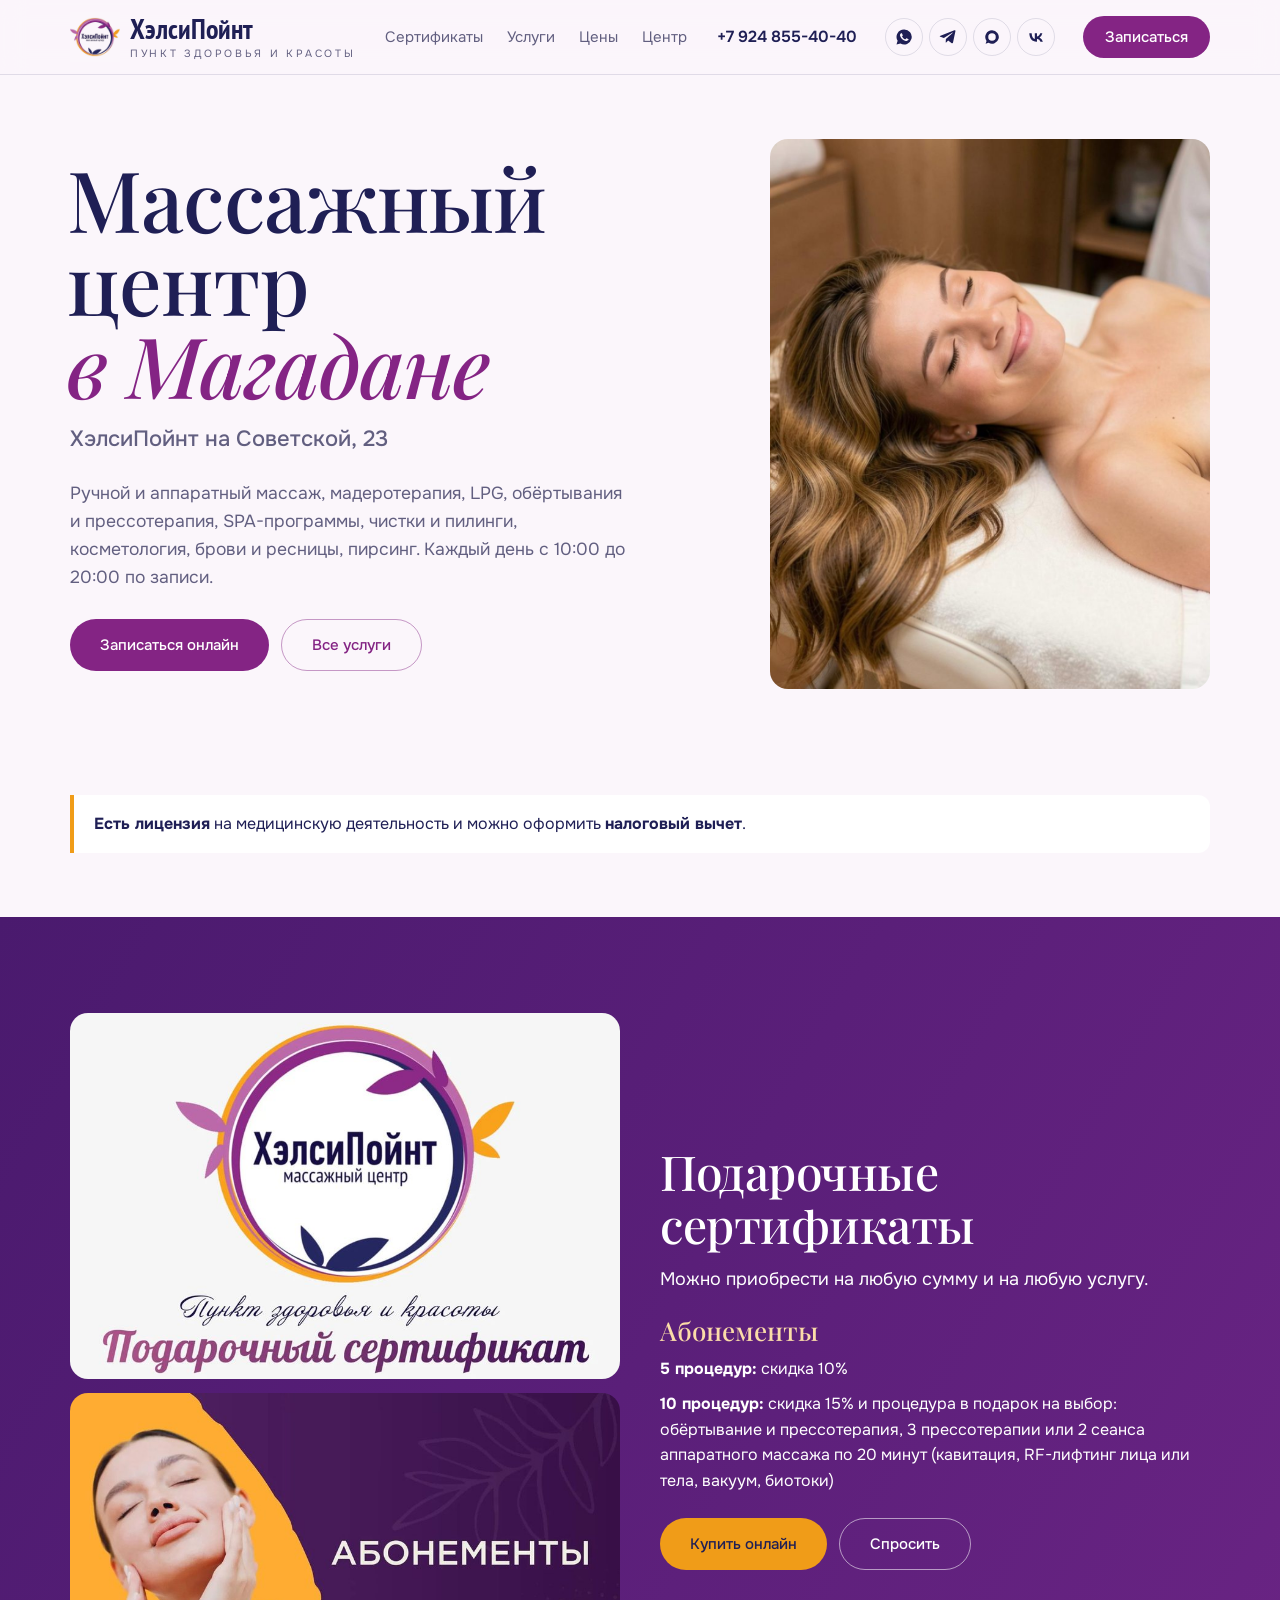
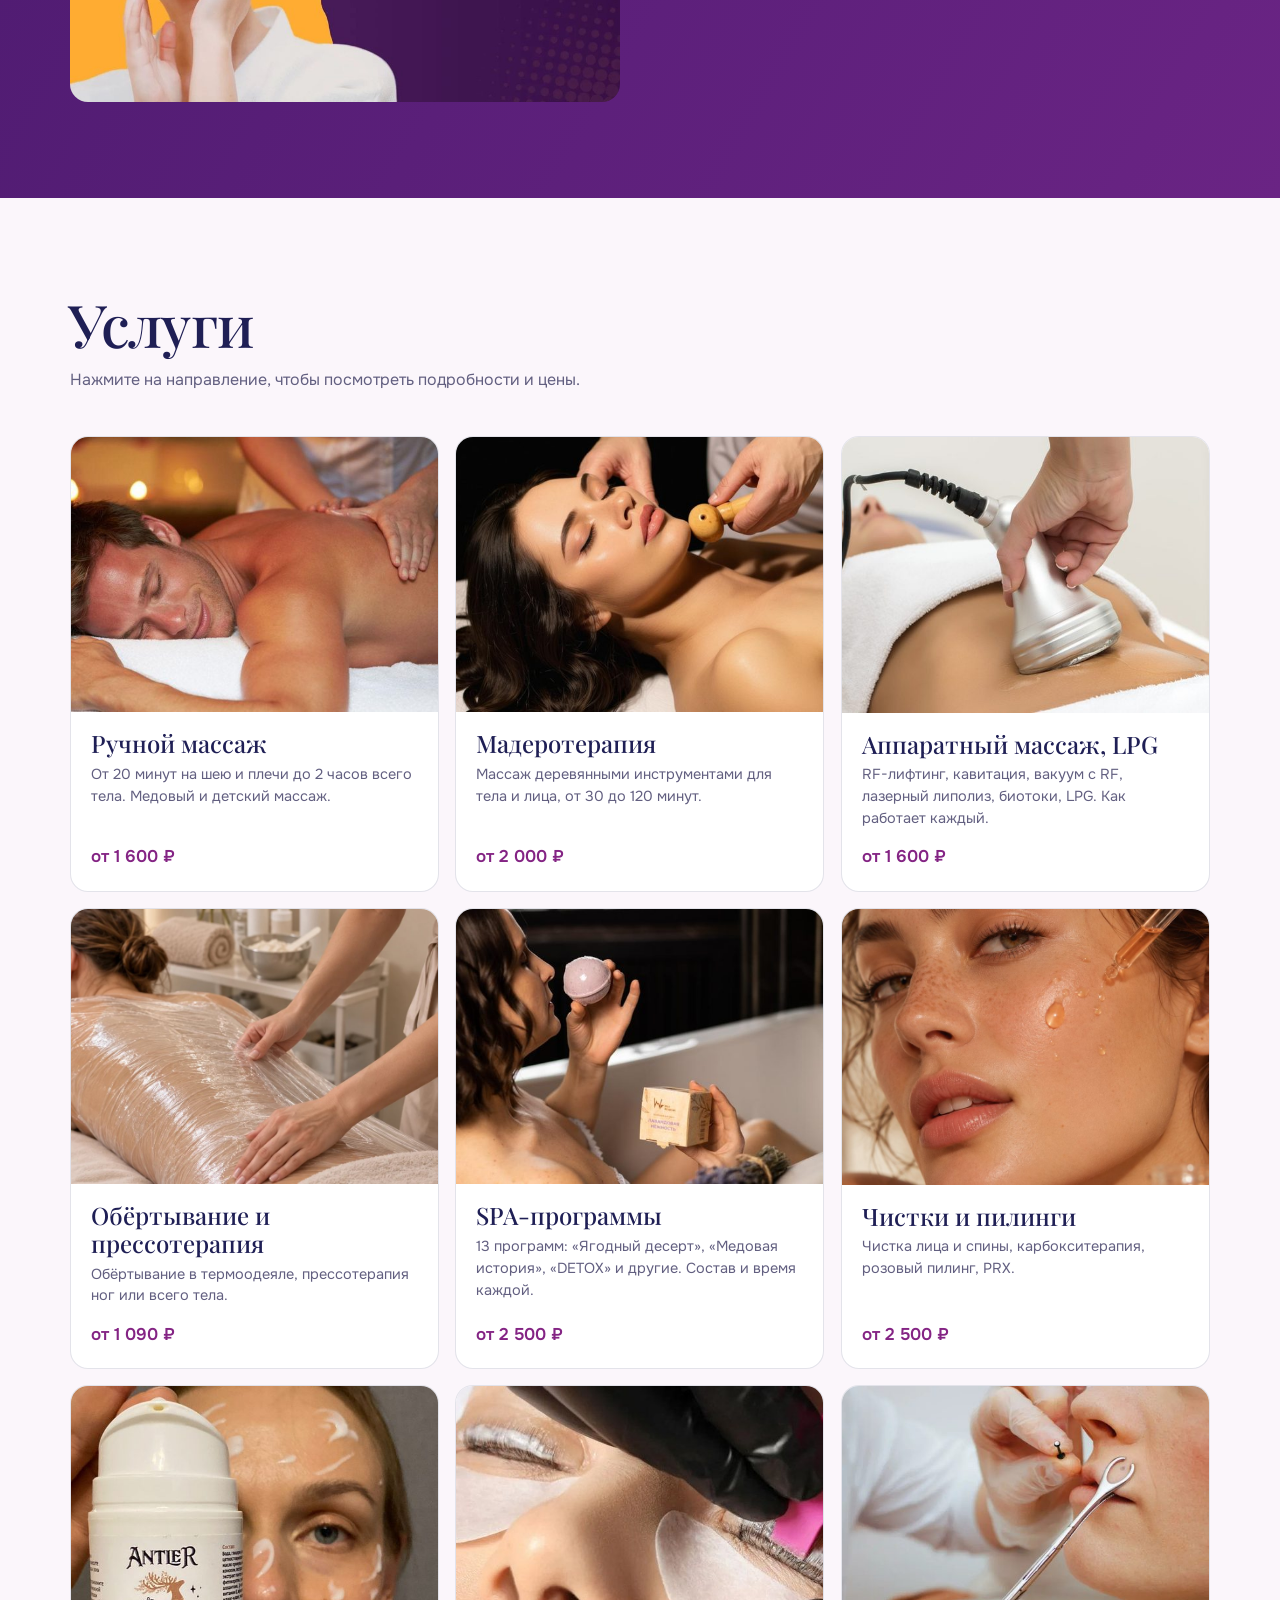
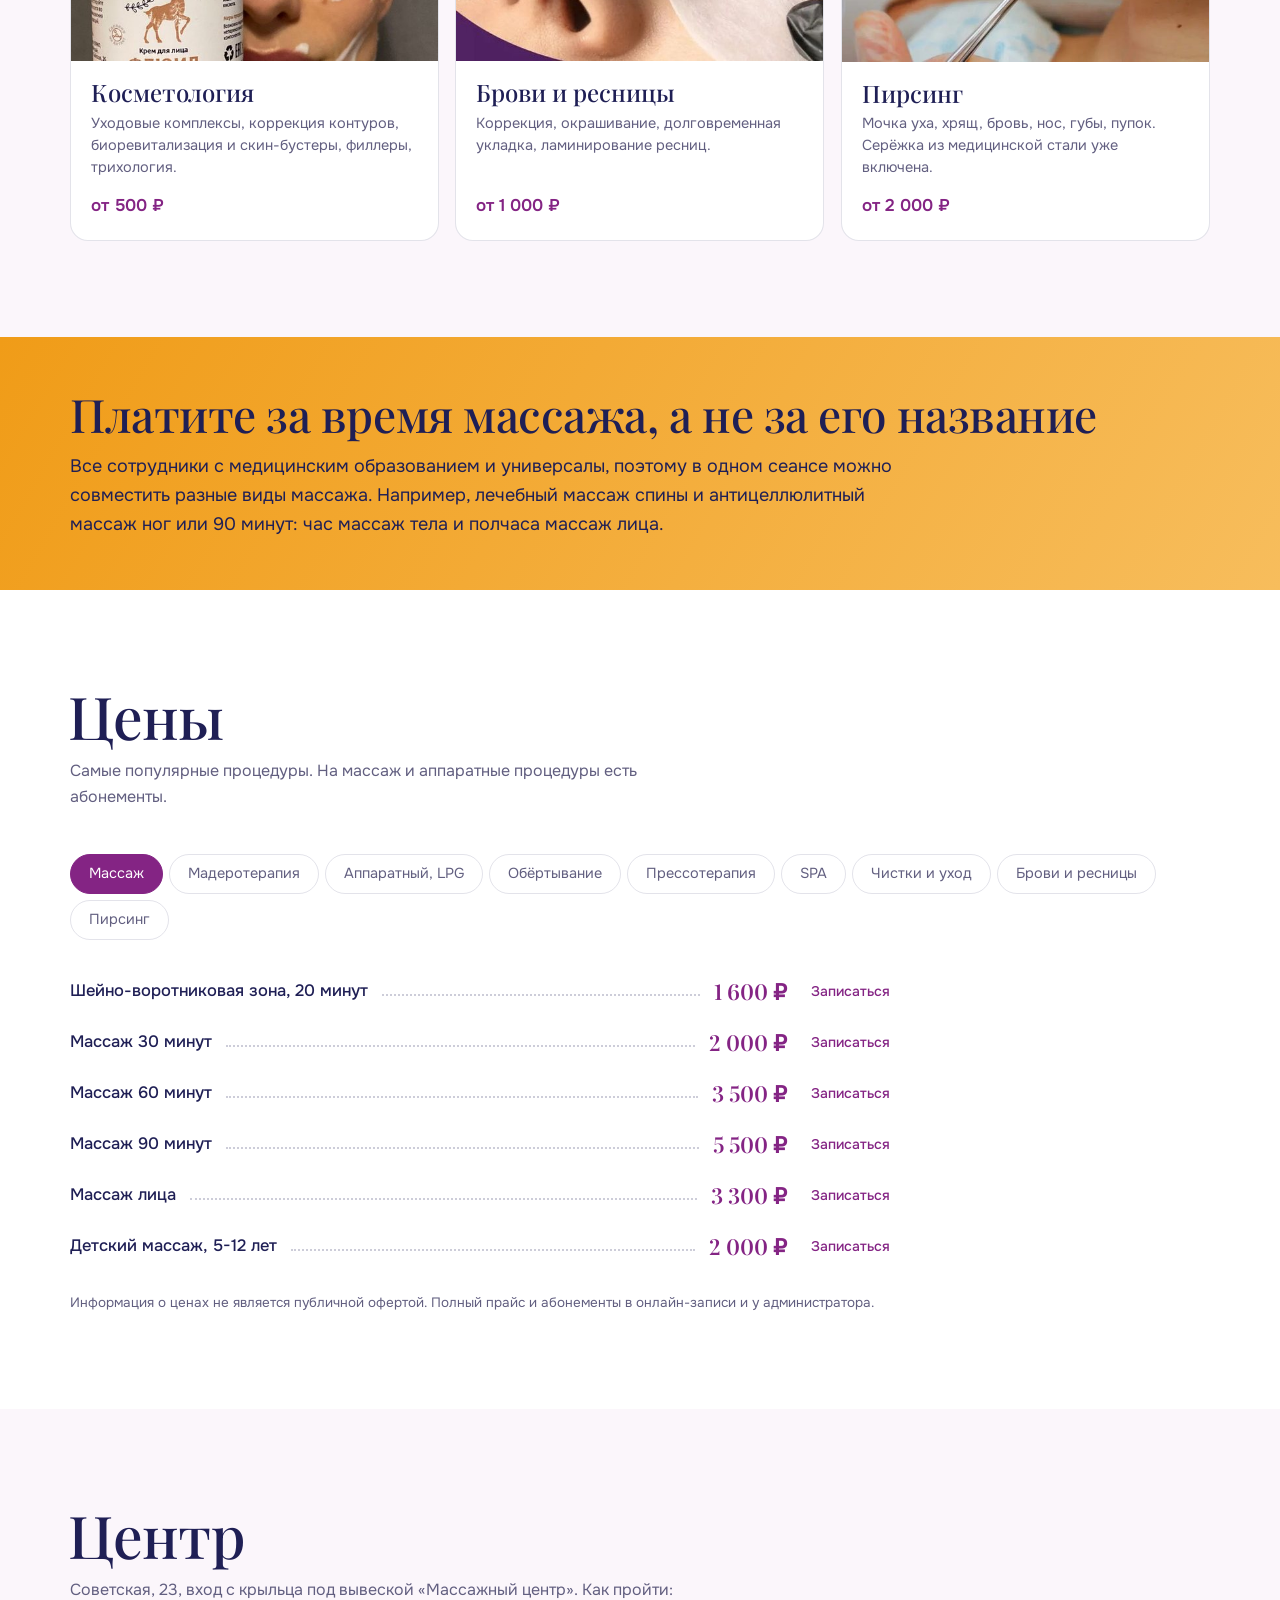
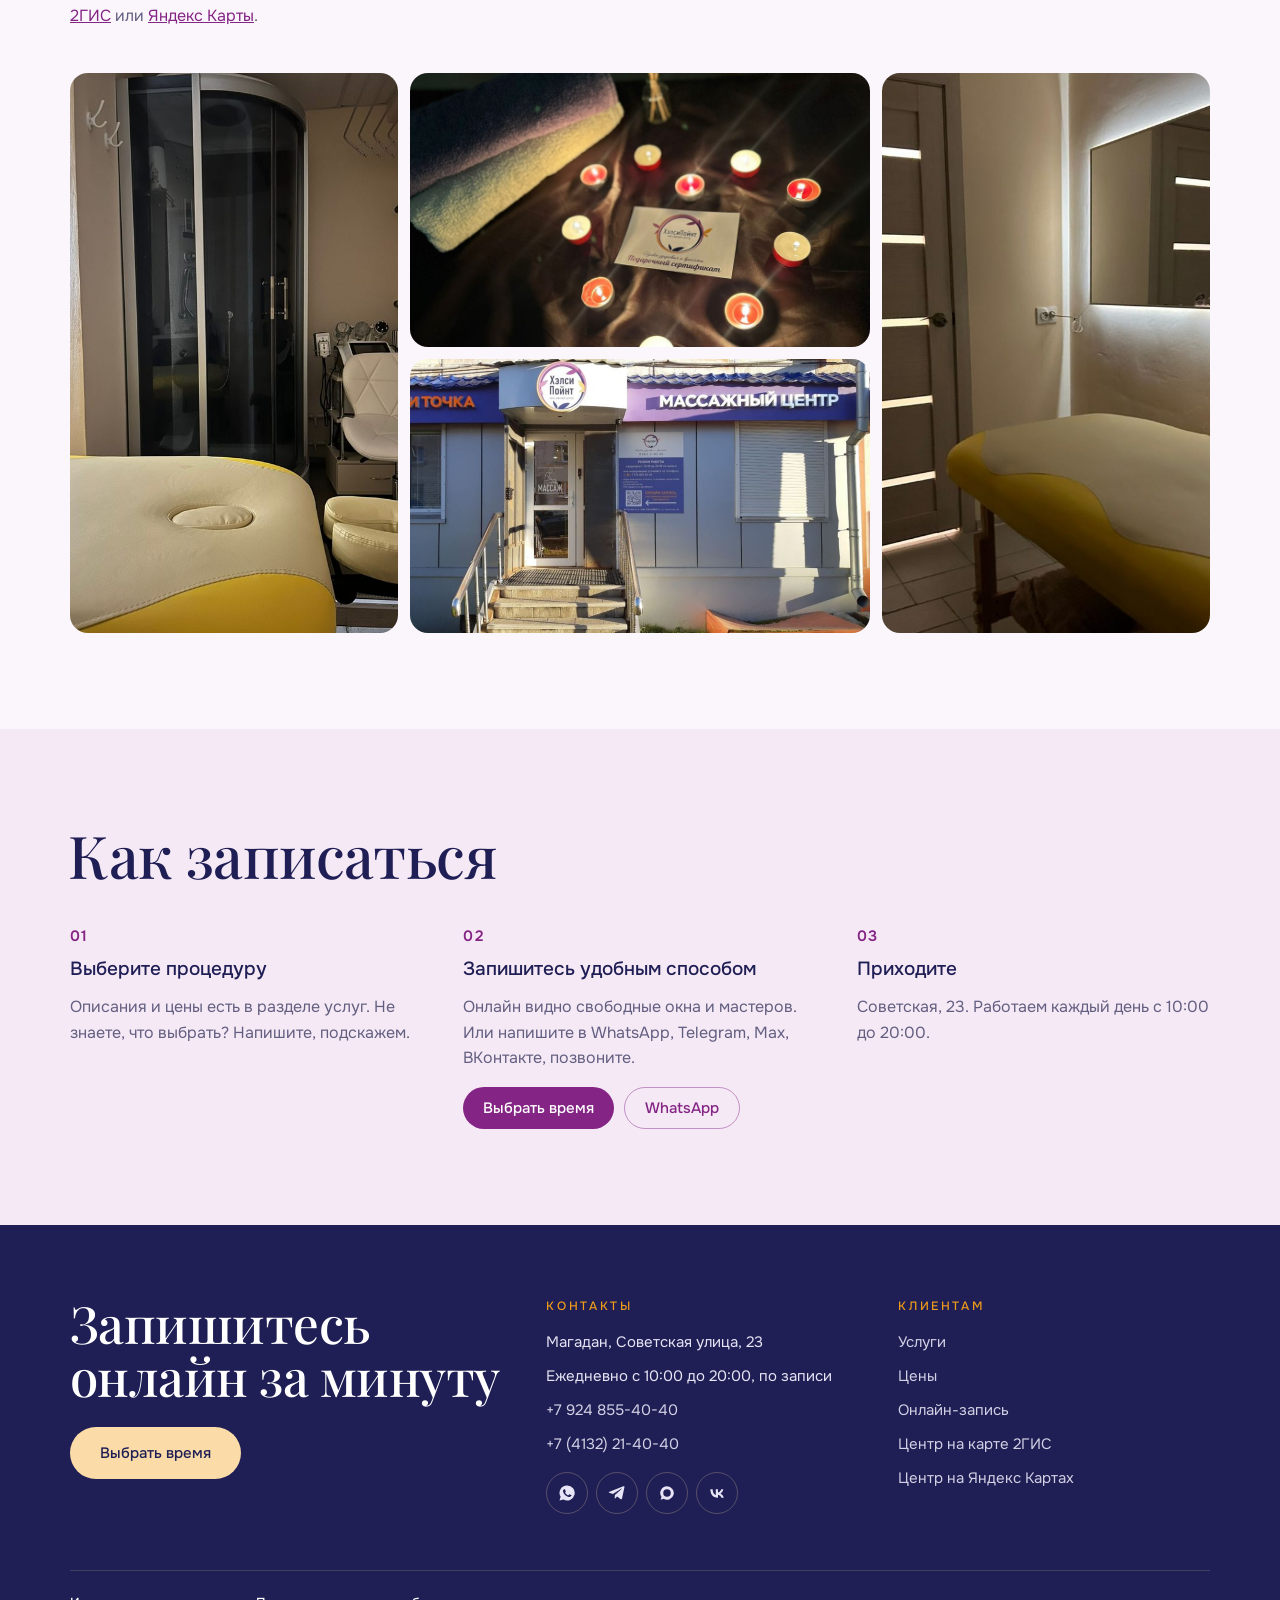
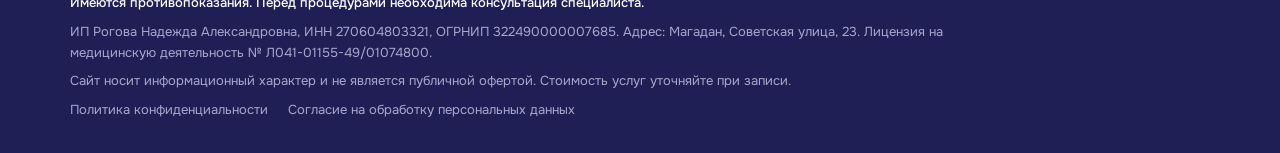
<file: index.html>
<!doctype html>
<html lang="ru">
<head>
<meta charset="utf-8">
<meta name="viewport" content="width=device-width, initial-scale=1">
<meta name="robots" content="noindex, nofollow">
<title>ХэлсиПойнт: массажный центр в Магадане</title>
<meta name="description" content="ХэлсиПойнт, Магадан, Советская 23. Ручной и аппаратный массаж, мадеротерапия, LPG, обёртывания, SPA-программы, чистки и пилинги, брови и ресницы, пирсинг. Подарочные сертификаты, онлайн-запись.">
<link rel="icon" href="img/favicon.png">
<link rel="preconnect" href="https://fonts.googleapis.com">
<link rel="stylesheet" href="https://fonts.googleapis.com/css2?family=Playfair+Display:ital,wght@0,500;0,600;1,500&family=PT+Sans+Narrow:wght@700&family=Onest:wght@400;500;600&display=swap">
<style>
/* Палитра логотипа ХэлсиПойнт: фиолетовые кнопки, тёмно-синий подвал, оранжевые акценты. Заголовки Playfair, текст Onest. */
:root {
  --bg: #fbf6fb;
  --paper: #ffffff;
  --ink: #1f1f55;
  --muted: #625f80;
  --line: rgba(31,31,85,.12);
  --wine: #842484;
  --wine-deep: #1f1f55;
  --champ: #f09c18;
  --champ-l: #fbdca8;
  --wa: #25d366; --tg: #2aabee; --vk: #0077ff;
  --f: "Onest", system-ui, -apple-system, "Segoe UI", sans-serif;
  --fd: "Playfair Display", Georgia, "Times New Roman", serif;
  --wrap: 1180px;
}
* { box-sizing: border-box }
html { scroll-behavior: smooth }
body { margin: 0; background: var(--bg); color: var(--ink); font: 400 16px/1.6 var(--f); -webkit-font-smoothing: antialiased }
img { display: block; max-width: 100% }
a { color: inherit }
button { font: inherit; color: inherit }
.wrap { max-width: var(--wrap); margin: 0 auto; padding-inline: 20px }
h1, h2, h3 { margin: 0; font-weight: 500; text-wrap: balance }
h1, h2 { font-family: var(--fd); letter-spacing: -0.01em }
.ico { width: 18px; height: 18px; flex: 0 0 auto; fill: currentColor }
.eyebrow { font-size: 12px; letter-spacing: .22em; text-transform: uppercase; color: var(--wine); font-weight: 500 }

.demo { background: var(--wine-deep); color: var(--champ-l); font-size: 12.5px; text-align: center; padding: 7px 16px }

header { position: sticky; top: 0; z-index: 30; background: rgba(251,246,251,.9); backdrop-filter: blur(12px); border-bottom: 1px solid var(--line) }
.bar { display: flex; align-items: center; gap: 28px; height: 74px }
.logo { text-decoration: none; display: grid; gap: 4px; line-height: 1; margin-right: auto }
.logo b { font: 700 28px/1.05 "PT Sans Narrow", var(--f); color: var(--ink); display: block }
.logo small { font-size: 10.5px; color: var(--muted); letter-spacing: .26em; text-transform: uppercase }
nav { display: flex; gap: 24px; font-size: 15px }
nav a { text-decoration: none; color: var(--muted); transition: color .2s }
nav a:hover { color: var(--ink) }
.icons { display: flex; gap: 6px }
.icons a { width: 38px; height: 38px; border-radius: 50%; display: grid; place-items: center; border: 1px solid var(--line); transition: border-color .2s, color .2s }
.icons a:hover { border-color: var(--wine); color: var(--wine) }
@media (max-width: 960px) { nav { display: none } .bar { gap: 12px } }
@media (max-width: 560px) { .icons .vk, .bar .btn-out { display: none } .logo b { font-size: 24px } }

.btn, .btn-out { display: inline-flex; align-items: center; justify-content: center; gap: 8px; height: 52px; padding: 0 30px; border-radius: 999px; font: 500 15px var(--f); text-decoration: none; cursor: pointer; white-space: nowrap; transition: background .25s, color .25s, transform .15s, box-shadow .25s, border-color .25s }
.btn { background: var(--wine); color: var(--paper); border: 0 }
.btn:hover { background: var(--wine-deep); box-shadow: 0 10px 30px rgba(132,36,132,.25) }
.btn-out { background: transparent; color: var(--wine); border: 1px solid rgba(132,36,132,.45) }
.btn-out:hover { background: var(--wine); color: var(--paper) }
.btn:active, .btn-out:active { transform: scale(.97) }
.bar .btn-out { height: 42px; padding: 0 20px }

/* первый экран */
.hero { display: grid; grid-template-columns: minmax(0, 1.1fr) minmax(0, .9fr); gap: 56px; align-items: center; padding-block: 64px 80px }
.hero-text { display: grid; gap: 24px }
.hero h1 { font-size: clamp(48px, 6.6vw, 94px); line-height: .98; margin-left: -0.035em }
.hero h1 em { font-style: italic; color: var(--wine) }
.hero .who { margin: -4px 0 0; font: 500 clamp(18px, 1.8vw, 22px)/1.35 var(--f) }
.hero p { margin: 0; font-size: 17.5px; color: var(--muted); max-width: 32em }
.cta { display: flex; flex-wrap: wrap; gap: 12px; margin-top: 4px }
.shot { position: relative; justify-self: end; width: min(100%, 440px) }
.shot .frame { position: relative; border-radius: 18px; overflow: hidden; aspect-ratio: 4 / 5 }
.shot .frame img { width: 100%; height: 100%; object-fit: cover }
.tag { position: absolute; left: -36px; bottom: 40px; background: var(--paper); border-radius: 18px; padding: 16px 20px; display: grid; gap: 2px; box-shadow: 0 20px 40px rgba(31,31,85,.18) }
.tag b { font: 600 32px/1 var(--fd); color: var(--wine) }
.tag span { font-size: 13px; line-height: 1.3; color: var(--muted) }
@media (max-width: 900px) {
  .hero { grid-template-columns: minmax(0, 1fr); gap: 40px; padding-block: 36px 56px }
  .shot { justify-self: center; width: min(100%, 380px) }
  .tag { left: -8px }
}

.facts { display: grid; grid-template-columns: repeat(3, minmax(0, 1fr)) }
.fact { padding: 28px 28px 26px; display: grid; gap: 8px; align-content: start }
.fact:first-child { padding-left: 0 }
.fact b { font: 600 clamp(36px, 4.2vw, 54px)/1 var(--fd); color: var(--wine) }
.fact span { color: var(--muted); font-size: 15px }
@media (max-width: 720px) { .facts { grid-template-columns: minmax(0, 1fr) } .fact { padding-inline: 0; padding-block: 14px } }

section { padding-block: 96px }
.sec-head { display: grid; gap: 12px; margin-bottom: 44px }
.sec-head h2 { font-size: clamp(38px, 4.6vw, 60px); line-height: 1.02; margin-left: -0.03em }
.sec-head p { margin: 0; color: var(--muted); max-width: 38em }

/* направления */
.dirs { display: grid; grid-template-columns: repeat(3, minmax(0, 1fr)); gap: 16px }
@media (max-width: 900px) { .dirs { grid-template-columns: repeat(2, minmax(0, 1fr)) } }
@media (max-width: 520px) { .dirs { grid-template-columns: minmax(0, 1fr) } }
.dir { position: relative; background: var(--paper); border: 1px solid var(--line); border-radius: 18px; overflow: hidden; display: flex; flex-direction: column; text-align: left; padding: 0; cursor: pointer; transition: border-color .3s, box-shadow .3s }
.dir:hover { border-color: rgba(132,36,132,.35); box-shadow: 0 14px 34px rgba(31,31,85,.10) }
.dir .ph { aspect-ratio: 4 / 3; overflow: hidden }
.dir .ph img { width: 100%; height: 100%; object-fit: cover; transition: transform .8s cubic-bezier(.2,.7,.2,1) }
.dir:hover .ph img { transform: scale(1.05) }
.dir .tx { padding: 18px 20px 20px; display: grid; gap: 6px }
.dir h3 { font: 500 24px/1.15 var(--fd) }
.dir p { margin: 0; color: var(--muted); font-size: 14.5px; line-height: 1.5 }
.dir .from { color: var(--wine); font-size: 14.5px; font-weight: 600; margin-top: 4px }

/* программы для двоих: тёмный блок */
.duo-sec { background: var(--wine-deep); color: var(--paper) }
.duo-sec .eyebrow { color: var(--champ) }
.duo-sec .sec-head p { color: #c9c6e6 }
.duo { display: grid; grid-template-columns: repeat(4, minmax(0, 1fr)); gap: 14px }
@media (max-width: 960px) { .duo { grid-template-columns: repeat(2, minmax(0, 1fr)) } }
@media (max-width: 520px) { .duo { grid-template-columns: minmax(0, 1fr) } }
.prog { position: relative; border: 1px solid rgba(251,220,168,.22); border-radius: 18px; padding: 26px 24px; display: flex; flex-direction: column; align-items: flex-start; gap: 10px; background: rgba(255,255,255,.03) }
.prog.top { border-color: var(--champ); background: rgba(184,154,122,.10) }
.prog .n { font-size: 12px; letter-spacing: .2em; text-transform: uppercase; color: var(--champ) }
.prog h3 { font: 500 26px/1.1 var(--fd) }
.prog .sum { font: 600 30px/1 var(--fd); color: var(--champ-l) }
.prog p { margin: 0 0 12px; color: #c9c6e6; font-size: 14.5px }
.prog .btn-out { margin-top: auto; height: 44px; padding: 0 22px; color: var(--paper); border-color: rgba(251,220,168,.45) }
.prog .btn-out:hover { background: var(--champ); border-color: var(--champ); color: var(--wine-deep) }

/* прайс узкой колонкой: название и цена связаны точечной линией */
.tabs { display: flex; gap: 6px; flex-wrap: wrap; margin-bottom: 26px }
.tabs button { border: 1px solid var(--line); background: transparent; height: 40px; padding: 0 18px; border-radius: 999px; font-size: 14.5px; cursor: pointer; white-space: nowrap; color: var(--muted); transition: background .2s, color .2s, border-color .2s }
.tabs button:hover { color: var(--ink); border-color: rgba(31,31,85,.3) }
.tabs button[aria-selected="true"] { background: var(--wine); border-color: var(--wine); color: var(--paper) }
.plist { max-width: 820px }
.pr { display: grid; grid-template-columns: auto minmax(28px, 1fr) auto auto; column-gap: 14px; align-items: start; padding-block: 13px }
.pr .nm { max-width: 30em; font-weight: 500; font-size: 16.5px; line-height: 1.45 }
.pr small { grid-column: 1 / 3; grid-row: 2; color: var(--muted); font-size: 13.5px; margin-top: 2px }
.pr .lead { height: 17px; border-bottom: 2px dotted rgba(31,31,85,.22) }
.pr .sum { font: 600 22px/24px var(--fd); color: var(--wine); white-space: nowrap; font-variant-numeric: lining-nums tabular-nums }
.pr button { border: 0; background: none; color: var(--muted); font-size: 14px; line-height: 24px; cursor: pointer; padding: 0; margin-left: 10px; border-bottom: 1px solid transparent; transition: color .2s, border-color .2s }
.pr button:hover { color: var(--wine); border-color: var(--wine) }
@media (max-width: 600px) { .pr { grid-template-columns: minmax(0, auto) minmax(16px, 1fr) auto; row-gap: 4px } .pr small { grid-column: 1 / -1 } .pr button { grid-column: 1; grid-row: 3; margin-left: 0; justify-self: start } }
.p-note { margin: 20px 0 0; font-size: 13.5px; color: var(--muted); max-width: 820px }

/* атмосфера */
.gal { display: grid; grid-template-columns: 1fr 1.4fr 1fr; grid-template-rows: 1fr 1fr; gap: 12px; height: 560px }
.gal div { border-radius: 18px; overflow: hidden }
.gal div:first-child { grid-row: span 2 } .gal div:nth-child(3) { grid-column: 3; grid-row: 1 / 3 } .gal div:nth-child(4) { grid-column: 2; grid-row: 2 }
.gal img { width: 100%; height: 100%; object-fit: cover; transition: transform .8s cubic-bezier(.2,.7,.2,1) }
.gal div:hover img { transform: scale(1.04) }
@media (max-width: 760px) { .gal { grid-template-columns: 1fr 1fr; grid-template-rows: 260px 200px; height: auto } .gal div:nth-child(n) { grid-column: auto; grid-row: auto } }

.steps { display: grid; grid-template-columns: repeat(3, minmax(0, 1fr)); gap: 40px }
@media (max-width: 800px) { .steps { grid-template-columns: minmax(0, 1fr); gap: 28px } }
.step { display: grid; gap: 10px; align-content: start }
.step .n { font: 600 15px/1 var(--f); color: var(--wine); letter-spacing: .08em }
.step h3 { font-size: 19px; font-weight: 500 }
.step p { margin: 0; color: var(--muted) }

footer { background: var(--wine-deep); color: #e7e4f5; padding-block: 72px 32px }
footer a { color: inherit }
.f-top { display: grid; grid-template-columns: 1.4fr 1fr 1fr; gap: 40px; align-items: start }
@media (max-width: 860px) { .f-top { grid-template-columns: minmax(0, 1fr) } }
.f-top h2 { font-size: clamp(36px, 4vw, 52px); line-height: 1.04; color: var(--paper) }
.f-top .btn { margin-top: 24px; background: var(--champ-l); color: var(--wine-deep) }
.f-top .btn:hover { background: var(--paper) }
.fcol { display: grid; gap: 10px; font-size: 15px; align-content: start }
.fcol h4 { margin: 0 0 4px; font-size: 12px; letter-spacing: .22em; text-transform: uppercase; color: var(--champ); font-weight: 500 }
.fcol a { text-decoration: none; opacity: .9 }
.fcol a:hover { opacity: 1; color: var(--champ-l) }
.soc { display: flex; gap: 8px; margin-top: 6px }
.soc a { width: 42px; height: 42px; border-radius: 50%; display: grid; place-items: center; border: 1px solid rgba(251,220,168,.25); opacity: 1 }
.soc a:hover { border-color: var(--champ); color: var(--champ-l) }
.legal { border-top: 1px solid rgba(251,220,168,.16); margin-top: 56px; padding-top: 22px; display: grid; gap: 8px; font-size: 13px; color: #a9a6cc }
.legal p { margin: 0; max-width: 72em }
.legal strong { color: var(--paper); font-weight: 500 }
.legal nav { display: flex; gap: 20px; flex-wrap: wrap; font-size: 13px }
.legal nav a { color: #a9a6cc }

/* окно записи */
.sheet-bg { position: fixed; inset: 0; background: rgba(31,31,85,.45); z-index: 50; opacity: 0; pointer-events: none; transition: opacity .25s }
.sheet { position: fixed; left: 50%; bottom: 0; z-index: 51; width: min(440px, 100%); transform: translate(-50%, 104%); background: var(--paper); border-radius: 24px 24px 0 0; padding: 22px 22px calc(22px + env(safe-area-inset-bottom, 0px)); transition: transform .35s cubic-bezier(.2,.8,.2,1) }
@media (min-width: 700px) { .sheet { bottom: 50%; border-radius: 24px; transform: translate(-50%, 60%) scale(.96); opacity: 0; transition: transform .3s cubic-bezier(.2,.8,.2,1), opacity .25s } }
.open .sheet-bg { opacity: 1; pointer-events: auto }
.sheet { pointer-events: none } .open .sheet { pointer-events: auto } /* скрытое окно не должно ловить мышь */
.open .sheet { transform: translate(-50%, 0) }
@media (min-width: 700px) { .open .sheet { transform: translate(-50%, 50%) scale(1); opacity: 1 } }
.sheet-top { display: flex; gap: 12px; align-items: start; margin-bottom: 18px }
.sheet-top b { display: block; font: 500 26px/1.15 var(--fd); margin-top: 4px }
.x { margin-left: auto; width: 36px; height: 36px; border-radius: 50%; border: 1px solid var(--line); background: transparent; cursor: pointer; font-size: 16px; line-height: 1; flex: 0 0 auto }
.via { display: grid; gap: 8px }
.via a, .via button { display: flex; align-items: center; gap: 12px; height: 54px; padding: 0 16px; border-radius: 999px; border: 1px solid var(--line); background: transparent; text-decoration: none; font-weight: 500; font-size: 16px; cursor: pointer; transition: border-color .2s, background .2s }
.via a:hover, .via button:hover { border-color: var(--wine); background: rgba(132,36,132,.04) }
.via .badge { width: 32px; height: 32px; border-radius: 50%; display: grid; place-items: center; color: #fff }
.via .hint { margin-left: auto; color: var(--muted); font-weight: 400; font-size: 13px }
.note { font-size: 12.5px; color: var(--muted); margin: 14px 0 0 }
.note a { color: var(--muted) }
.toast { position: fixed; left: 50%; top: 18px; transform: translate(-50%, -80px); background: var(--wine); color: var(--paper); padding: 10px 18px; border-radius: 999px; z-index: 60; font-size: 14px; transition: transform .3s }
.toast.on { transform: translate(-50%, 0) }

.mbar { display: none }
@media (max-width: 680px) {
  .mbar { display: flex; gap: 8px; position: fixed; left: 12px; right: 12px; bottom: calc(env(safe-area-inset-bottom, 0px) + 12px); z-index: 40 }
  .mbar .btn { flex: 1; height: 54px; box-shadow: 0 10px 28px rgba(31,31,85,.3) }
  .mbar .sq { flex: 0 0 54px; height: 54px; border-radius: 50%; display: grid; place-items: center; color: #fff; box-shadow: 0 10px 28px rgba(31,31,85,.3) }
  footer { padding-bottom: 100px }
}

/* наклон за курсором */
.tilt { will-change: transform; transition: transform .5s cubic-bezier(.2,.7,.2,1) }
.tilt.moving { transition: transform .08s linear }
.tilt::after { content: ""; position: absolute; inset: 0; border-radius: inherit; pointer-events: none; opacity: 0; transition: opacity .3s;
  background: radial-gradient(circle 240px at var(--gx, 50%) var(--gy, 50%), rgba(255,255,255,.22), transparent 60%) }
.tilt.moving::after { opacity: 1 }

/* проявление: быстро, шапка раздела целиком */
.js .rise { opacity: 0; transform: translateY(18px); transition: opacity .5s ease, transform .5s cubic-bezier(.2,.7,.2,1) }
.js .rise.in { opacity: 1; transform: none }
.js .unblur { opacity: 0; filter: blur(6px); transform: translateY(6px); transition: opacity .3s ease, filter .3s ease, transform .3s cubic-bezier(.2,.7,.2,1) }
.js .unblur.in { opacity: 1; filter: blur(0); transform: none }
@keyframes up { from { opacity: 0; transform: translateY(22px) } to { opacity: 1; transform: none } }
@keyframes clear { from { opacity: 0; filter: blur(10px) } to { opacity: 1; filter: blur(0) } }
.hero-text > * { animation: up .7s cubic-bezier(.2,.7,.2,1) both }
.hero h1 { animation: clear .7s ease both }
.hero-text > *:nth-child(2) { animation-delay: .15s } .hero-text > *:nth-child(3) { animation-delay: .25s } .hero-text > *:nth-child(4) { animation-delay: .35s }
.shot .frame img { animation: clear .9s ease .1s both }
@media (prefers-reduced-motion: reduce) {
  *, *::before, *::after { animation: none !important; transition: none !important }
  .js .rise, .js .unblur { opacity: 1; transform: none; filter: none }
}
:focus-visible { outline: 2px solid var(--wine); outline-offset: 3px }
.price-sec { background: var(--paper) }
.via .main { background: var(--wine); color: var(--paper); border-color: var(--wine) }
.via .main:hover { background: var(--wine-deep) }
.via .main .hint { color: #e7d3e7 }
.dir .ph { aspect-ratio: 4 / 3 }
.dir { text-decoration: none; color: inherit }
.dir .tx { flex: 1; display: flex; flex-direction: column }
.dir .from { margin-top: auto; padding-top: 8px; font-size: 17px }
.hphone { margin-left: auto; font-weight: 600; color: var(--ink); text-decoration: none; white-space: nowrap }
.hphone:hover { color: var(--wine) }
.bar .hbtn { height: 42px; padding: 0 22px }
.sec-head p a { color: var(--wine) }
.step-cta { display: flex; flex-wrap: wrap; gap: 10px; margin-top: 6px }
.step-cta .btn, .step-cta .btn-out { height: 42px; padding: 0 20px }
@media (min-width: 961px) and (max-width: 1180px) { .hphone { display: none } }
@media (max-width: 560px) { .bar .hbtn, .hphone { display: none } }
.pr button { padding-block: 10px; margin-block: -10px; color: var(--wine); font-weight: 500 }
@media (max-width: 600px) {
  .pr button { height: 36px; padding: 0 16px; margin: 6px 0 0; border: 1px solid rgba(132,36,132,.45); border-radius: 999px; line-height: 34px }
  .pr button:hover { background: var(--wine); color: var(--paper) }
}
@media (max-width: 760px) {
  .gal { grid-template-rows: 210px 260px 200px }
  .gal div:nth-child(4) { grid-column: 1 / -1; grid-row: 1 }
  .gal div:nth-child(1) { grid-column: 1; grid-row: 2 }
  .gal div:nth-child(3) { grid-column: 2; grid-row: 2 }
  .gal div:nth-child(2) { grid-column: 1 / -1; grid-row: 3 }
}
@media (max-width: 420px) {
  .logo small { font-size: 9.5px; letter-spacing: .1em; white-space: nowrap }
  .hero .cta a { width: 100% }
  .mbar .btn { min-width: 0; padding: 0 14px }
}
@media (max-width: 360px) { .bar .icons { display: none } }
.card { padding: 26px; gap: 0 }
.card > * + * { margin-top: 14px }
.card h3 + p { margin-top: 8px }
.card .steps-list { flex: 0 0 auto; gap: 0; margin-top: 18px; margin-bottom: 20px }
.steps-list li { padding: 9px 0; border-top: 1px solid var(--line); color: var(--ink); line-height: 1.45 }
.steps-list i { color: var(--muted); font-variant-numeric: tabular-nums }
.card .meta { margin-top: auto; padding-top: 16px; border-top: 1px solid var(--line); align-items: baseline }
.card .meta span { font-weight: 500 }
.card .meta b { font: 600 22px/1 var(--fd); color: var(--wine); font-variant-numeric: lining-nums tabular-nums }
.card .btn-out { margin-top: 16px; height: 46px }
@media (max-width: 420px) { .card { padding: 20px } }
.hero + .wrap { padding-bottom: 64px }
.spa-cards .card { display: grid; grid-row: span 5; grid-template-rows: subgrid; row-gap: 0 }
.spa-cards .card .steps-list { align-self: start }
.spa-cards .card .meta { align-self: end }
.spa-cards .spa-note:empty { margin: 0 }
.spa-cards .card p.spa-note { color: var(--muted); font-size: 15px; line-height: 1.55 }
.logo { display: flex; align-items: center; gap: 10px }
.logo-img { width: 50px; height: 50px; mix-blend-mode: multiply }
h1 em, .fact b { color: var(--wine) }
.from, .meta b { color: #b86a00 }
.trust { margin: 26px 0 0; padding: 16px 20px; border-left: 4px solid var(--champ); background: var(--paper); border-radius: 0 12px 12px 0 }
.cert-sec { background: linear-gradient(120deg, #4a1a6e, #6a2484); color: #fff }
.cert-sec .btn { background: #f09c18; color: #1f1f55; border-color: #f09c18 }
.cert-sec .btn-out { color: #fff; border-color: rgba(255,255,255,.55) }
.cert-sec h2 { color: #fff }
.slogan { background: linear-gradient(120deg, #f09c18, #f7bd5c); color: #1f1f55; padding: 52px 0 }
.slogan h2 { font: 500 clamp(30px, 4vw, 46px)/1.12 var(--fd); margin: 0 0 12px; color: #1f1f55 }
.slogan p { margin: 0; max-width: 46em; font-size: 18px }
.abon-h { font: 500 26px/1.15 var(--fd); margin: 0 0 10px; color: #fbdca8 }
.abon { margin: 0 0 24px; padding: 0; list-style: none; display: grid; gap: 10px }
.cert-imgs { display: grid; gap: 14px }
.page-banner { width: 100%; border-radius: 18px; display: block; margin-bottom: 24px }
.cert { display: grid; grid-template-columns: 1fr 1fr; gap: 40px; align-items: center }
.cert img { width: 100%; border-radius: 18px; display: block }
.steps-sec { background: #f6e9f6 }
.cert h2 { font: 500 clamp(32px, 4vw, 48px)/1.1 var(--fd); margin: 0 }
.cert p { margin: 14px 0 22px; font-size: 18px }
.page-head { padding-top: 44px; padding-bottom: 24px }
.page-head h1 { margin: 10px 0 }
.back { color: var(--wine) }
.sub { padding: 48px 0 }
.sub.alt { background: var(--paper) }
.sub h2 { margin: 0 0 12px }
.split { display: grid; grid-template-columns: 2fr 3fr; gap: 40px; align-items: start }
.split img { width: 100%; border-radius: 18px; display: block }
.cards { display: grid; grid-template-columns: repeat(auto-fill, minmax(280px, 1fr)); gap: 18px }
.card { background: var(--paper); border: 1px solid var(--line); border-radius: 18px; padding: 22px; display: flex; flex-direction: column; gap: 12px }
.card img { width: 100%; aspect-ratio: 4 / 3; object-fit: cover; border-radius: 12px; display: block }
.card h3 { font: 500 24px/1.15 var(--fd); margin: 0 }
.card p { margin: 0; color: var(--muted); flex: 1 }
.card p.spa-note { flex: 0 0 auto; color: var(--ink) }
.steps-list { list-style: none; margin: 0; padding: 0; flex: 1; display: grid; gap: 8px; align-content: start; color: var(--muted) }
.steps-list li { display: flex; justify-content: space-between; gap: 14px }
.steps-list i { font-style: normal; white-space: nowrap; color: var(--ink) }
.meta { display: flex; justify-content: space-between; gap: 12px }
.meta b { white-space: nowrap }
.cat-nav { display: flex; flex-wrap: wrap; gap: 10px; padding-bottom: 8px }
.cat-nav a { padding: 8px 16px; border: 1px solid rgba(132,36,132,.35); border-radius: 999px; color: var(--wine); text-decoration: none; font-size: 15px }
.cat-nav a:hover { background: var(--wine); color: var(--paper) }
.cat-list { margin-top: 28px }
.cat-note { max-width: 820px; margin: 0 0 8px; color: var(--muted) }
@media (max-width: 700px) { .cert, .split { grid-template-columns: 1fr; gap: 22px } .logo-img { width: 42px; height: 42px } }
@media (max-width: 560px) { .icons .mx { display: none } }
</style>
</head>
<body>

<svg width="0" height="0" style="position:absolute" aria-hidden="true">
  <symbol id="i-wa" viewBox="0 0 24 24"><path d="M12 2a9.9 9.9 0 0 0-8.5 15L2 22l5.2-1.4A10 10 0 1 0 12 2Zm5.4 14c-.2.6-1.3 1.2-1.8 1.3-.5 0-1 .2-3.2-.7-2.7-1.1-4.4-3.9-4.6-4.1-.1-.2-1.1-1.5-1.1-2.8 0-1.4.7-2 1-2.3.2-.3.5-.3.7-.3h.5c.2 0 .4 0 .6.5l.8 2c.1.2.1.4 0 .5l-.3.5-.4.4c-.1.1-.3.3-.1.6.2.3.8 1.2 1.6 1.9 1.1 1 2 1.3 2.3 1.4.3.2.5.1.6 0l.9-1c.2-.3.4-.2.6-.1l1.9.9c.3.1.5.2.5.3.1.2.1.8-.1 1.4Z"/></symbol>
  <symbol id="i-tg" viewBox="0 0 24 24"><path d="m21.9 4.4-3.2 15c-.2 1.1-.9 1.3-1.7.8l-4.8-3.5-2.3 2.2c-.3.3-.5.5-1 .5l.3-4.9 8.9-8c.4-.4-.1-.6-.6-.2l-11 6.9-4.7-1.5c-1-.3-1-1 .2-1.5L20.5 3c.9-.3 1.7.2 1.4 1.4Z"/></symbol>
  <symbol id="i-vk" viewBox="0 0 24 24"><path d="M12.9 18.2C6.8 18.2 3.3 14 3.1 7h3.1c.1 5.1 2.4 7.3 4.2 7.7V7h2.9v4.4c1.8-.2 3.7-2.2 4.3-4.4h2.9a8.6 8.6 0 0 1-3.9 5.6 9 9 0 0 1 4.6 5.6h-3.2a5.6 5.6 0 0 0-4.7-4v4h-.4Z"/></symbol>
  <symbol id="i-tel" viewBox="0 0 24 24"><path d="M6.6 10.8a15.1 15.1 0 0 0 6.6 6.6l2.2-2.2c.3-.3.7-.4 1-.2 1.1.4 2.3.6 3.6.6.6 0 1 .4 1 1V20c0 .6-.4 1-1 1A17 17 0 0 1 3 4c0-.6.4-1 1-1h3.5c.6 0 1 .4 1 1 0 1.2.2 2.4.6 3.6.1.3 0 .7-.2 1l-2.3 2.2Z"/></symbol>
  <symbol id="i-cal" viewBox="0 0 24 24"><path d="M7 2h2v2h6V2h2v2h3a1 1 0 0 1 1 1v15a1 1 0 0 1-1 1H4a1 1 0 0 1-1-1V5a1 1 0 0 1 1-1h3V2Zm12 8H5v9h14v-9ZM7 12h4v4H7v-4Z"/></symbol>
  <symbol id="i-max" viewBox="0 0 24 24"><path fill-rule="evenodd" d="M12 3a9 9 0 1 1-4.6 16.7L3.5 21l1.2-3.8A9 9 0 0 1 12 3Zm0 4a5 5 0 1 0 0 10 5 5 0 0 0 0-10Z"/></symbol>
</svg>


<header>
  <div class="wrap bar">
    <a class="logo" href="#top"><img class="logo-img" src="img/logo.png" alt=""><span><b>ХэлсиПойнт</b><small>пункт здоровья и красоты</small></span></a>
    <nav aria-label="Разделы"><a href="#cert">Сертификаты</a><a href="#dirs">Услуги</a><a href="#prices">Цены</a><a href="#studio">Центр</a></nav>
    <a class="hphone" href="tel:+79248554040">+7 924 855-40-40</a>
    <div class="icons">
      <a href="https://wa.me/79248554040" target="_blank" rel="noopener" aria-label="WhatsApp"><svg class="ico"><use href="#i-wa"/></svg></a>
      <a href="https://t.me/healthypoint_magadan" target="_blank" rel="noopener" aria-label="Telegram"><svg class="ico"><use href="#i-tg"/></svg></a>
      <a class="mx" href="https://max.ru/channel_HealthyPoint" target="_blank" rel="noopener" aria-label="Max"><svg class="ico"><use href="#i-max"/></svg></a>
      <a class="vk" href="https://vk.com/massag_center" target="_blank" rel="noopener" aria-label="ВКонтакте"><svg class="ico"><use href="#i-vk"/></svg></a>
    </div>
    <a class="btn hbtn" href="https://n1212445.yclients.ru/" target="_blank" rel="noopener">Записаться</a>
  </div>
</header>

<main id="top">
  <div class="wrap hero">
    <div class="hero-text">
      <h1>Массажный центр <em>в&nbsp;Магадане</em></h1>
      <p class="who">ХэлсиПойнт на Советской,&nbsp;23</p>
      <p>Ручной и аппаратный массаж, мадеротерапия, LPG, обёртывания и прессотерапия, SPA-программы, чистки и пилинги, косметология, брови и ресницы, пирсинг. Каждый день с 10:00 до 20:00 по записи.</p>
      <div class="cta">
        <a class="btn" href="https://n1212445.yclients.ru/" target="_blank" rel="noopener">Записаться онлайн</a>
        <a class="btn-out" href="#dirs">Все услуги</a>
      </div>
    </div>
    <div class="shot">
      <div class="frame"><img src="img/hero.jpg" alt="Массаж в ХэлсиПойнт"></div>
    </div>
  </div>

  <div class="wrap">
    <p class="trust rise"><b>Есть лицензия</b> на медицинскую деятельность и можно оформить <b>налоговый вычет</b>.</p>
  </div>

  <section class="cert-sec" id="cert">
    <div class="wrap cert">
      <div class="cert-imgs rise"><img src="img/cert.jpg" alt="Подарочный сертификат ХэлсиПойнт" loading="lazy"><img src="img/abon.jpg" alt="Абонементы" loading="lazy"></div>
      <div>
        <h2 class="unblur">Подарочные сертификаты</h2>
        <p class="rise">Можно приобрести на любую сумму и на любую услугу.</p>
        <h3 class="abon-h rise">Абонементы</h3>
        <ul class="abon rise">
          <li><b>5 процедур:</b> скидка 10%</li>
          <li><b>10 процедур:</b> скидка 15% и процедура в подарок на выбор: обёртывание и прессотерапия, 3 прессотерапии или 2 сеанса аппаратного массажа по 20 минут (кавитация, RF-лифтинг лица или тела, вакуум, биотоки)</li>
        </ul>
        <div class="cta rise"><a class="btn" href="https://n1212445.yclients.ru/" target="_blank" rel="noopener">Купить онлайн</a><button class="btn-out" type="button" data-book="Сертификат">Спросить</button></div>
      </div>
    </div>
  </section>

  <section id="dirs">
    <div class="wrap">
      <div class="sec-head"><h2 class="unblur">Услуги</h2><p class="rise">Нажмите на направление, чтобы посмотреть подробности и цены.</p></div>
      <div class="dirs" id="dirs-list"></div>
    </div>
  </section>

  <section class="slogan"><div class="wrap"><h2 class="unblur">Платите за время массажа, а не за его название</h2><p class="rise">Все сотрудники с медицинским образованием и универсалы, поэтому в одном сеансе можно совместить разные виды массажа. Например, лечебный массаж спины и антицеллюлитный массаж ног или 90 минут: час массаж тела и полчаса массаж лица.</p></div></section>

  <section class="price-sec" id="prices">
    <div class="wrap">
      <div class="sec-head"><h2 class="unblur">Цены</h2><p class="rise">Самые популярные процедуры. На массаж и аппаратные процедуры есть абонементы.</p></div>
      <div class="tabs" role="tablist" id="tabs"></div>
      <div class="plist" id="plist"></div>
      <p class="p-note">Информация о ценах не является публичной офертой. Полный прайс и абонементы в онлайн-записи и у администратора.</p>
    </div>
  </section>

  <section id="studio">
    <div class="wrap">
      <div class="sec-head"><h2 class="unblur">Центр</h2><p class="rise">Советская, 23, вход с крыльца под вывеской «Массажный центр». Как пройти: <a href="https://2gis.ru/magadan/firm/70000001074185183" target="_blank" rel="noopener">2ГИС</a> или <a href="https://yandex.ru/maps/79/magadan/search/%D0%A5%D1%8D%D0%BB%D1%81%D0%B8%D0%BF%D0%BE%D0%B9%D0%BD%D1%82%20%D0%A1%D0%BE%D0%B2%D0%B5%D1%82%D1%81%D0%BA%D0%B0%D1%8F%2023/" target="_blank" rel="noopener">Яндекс Карты</a>.</p></div>
      <div class="gal rise">
        <div><img src="img/g_room.jpg" alt="Кабинет для процедур" loading="lazy"></div>
        <div><img src="img/g_candles.jpg" alt="Подарочный сертификат" loading="lazy"></div>
        <div><img src="img/g_mirror.jpg" alt="Массажный кабинет" loading="lazy"></div>
        <div><img src="img/g_facade.jpg" alt="Вход в центр" loading="lazy"></div>
      </div>
    </div>
  </section>

  <section class="steps-sec" id="how">
    <div class="wrap">
      <div class="sec-head"><h2 class="unblur">Как записаться</h2></div>
      <div class="steps">
        <div class="step rise"><span class="n">01</span><h3>Выберите процедуру</h3><p>Описания и цены есть в разделе услуг. Не знаете, что выбрать? Напишите, подскажем.</p></div>
        <div class="step rise"><span class="n">02</span><h3>Запишитесь удобным способом</h3><p>Онлайн видно свободные окна и мастеров. Или напишите в WhatsApp, Telegram, Max, ВКонтакте, позвоните.</p><div class="step-cta"><a class="btn" href="https://n1212445.yclients.ru/" target="_blank" rel="noopener">Выбрать время</a><a class="btn-out" href="https://wa.me/79248554040" target="_blank" rel="noopener">WhatsApp</a></div></div>
        <div class="step rise"><span class="n">03</span><h3>Приходите</h3><p>Советская, 23. Работаем каждый день с 10:00 до 20:00.</p></div>
      </div>
    </div>
  </section>
</main>

<footer id="contacts">
  <div class="wrap">
    <div class="f-top">
      <div>
        <h2>Запишитесь онлайн за&nbsp;минуту</h2>
        <a class="btn" href="https://n1212445.yclients.ru/" target="_blank" rel="noopener">Выбрать время</a>
      </div>
      <div class="fcol">
        <h4>Контакты</h4>
        <span>Магадан, Советская улица, 23</span>
        <span>Ежедневно с 10:00 до 20:00, по записи</span>
        <a href="tel:+79248554040">+7 924 855-40-40</a>
        <a href="tel:+74132214040">+7 (4132) 21-40-40</a>
        <div class="soc">
          <a href="https://wa.me/79248554040" target="_blank" rel="noopener" aria-label="WhatsApp"><svg class="ico"><use href="#i-wa"/></svg></a>
          <a href="https://t.me/healthypoint_magadan" target="_blank" rel="noopener" aria-label="Telegram"><svg class="ico"><use href="#i-tg"/></svg></a>
          <a class="mx" href="https://max.ru/channel_HealthyPoint" target="_blank" rel="noopener" aria-label="Max"><svg class="ico"><use href="#i-max"/></svg></a>
          <a href="https://vk.com/massag_center" target="_blank" rel="noopener" aria-label="ВКонтакте"><svg class="ico"><use href="#i-vk"/></svg></a>
        </div>
      </div>
      <div class="fcol">
        <h4>Клиентам</h4>
        <a href="#dirs">Услуги</a>
        <a href="#prices">Цены</a>
        <a href="https://n1212445.yclients.ru/" target="_blank" rel="noopener">Онлайн-запись</a>
        <a href="https://2gis.ru/magadan/firm/70000001074185183" target="_blank" rel="noopener">Центр на карте 2ГИС</a>
        <a href="https://yandex.ru/maps/79/magadan/search/%D0%A5%D1%8D%D0%BB%D1%81%D0%B8%D0%BF%D0%BE%D0%B9%D0%BD%D1%82%20%D0%A1%D0%BE%D0%B2%D0%B5%D1%82%D1%81%D0%BA%D0%B0%D1%8F%2023/" target="_blank" rel="noopener">Центр на Яндекс Картах</a>
      </div>
    </div>
    <div class="legal">
      <p><strong>Имеются противопоказания. Перед процедурами необходима консультация специалиста.</strong></p>
      <p>ИП Рогова Надежда Александровна, ИНН 270604803321, ОГРНИП 322490000007685. Адрес: Магадан, Советская улица, 23. Лицензия на медицинскую деятельность № Л041-01155-49/01074800.</p>
      <p>Сайт носит информационный характер и не является публичной офертой. Стоимость услуг уточняйте при записи.</p>
      <nav aria-label="Документы"><a href="privacy.html">Политика конфиденциальности</a><a href="consent.html">Согласие на обработку персональных данных</a></nav>
    </div>
  </div>
</footer>

<div class="mbar">
  <a class="btn" href="https://n1212445.yclients.ru/" target="_blank" rel="noopener">Записаться онлайн</a>
  <a class="sq" style="background:var(--wa)" href="https://wa.me/79248554040" target="_blank" rel="noopener" aria-label="WhatsApp"><svg class="ico"><use href="#i-wa"/></svg></a>
  <a class="sq" style="background:var(--wine)" href="tel:+79248554040" aria-label="Позвонить"><svg class="ico"><use href="#i-tel"/></svg></a>
</div>

<div id="order" aria-hidden="true">
  <div class="sheet-bg" data-close></div>
  <div class="sheet" role="dialog" aria-modal="true" aria-labelledby="o-name">
    <div class="sheet-top">
      <b id="o-name"></b>
      <button class="x" data-close aria-label="Закрыть">&#x2715;</button>
    </div>
    <div class="via">
      <a class="main" href="https://n1212445.yclients.ru/" target="_blank" rel="noopener"><span class="badge" style="background:rgba(255,255,255,.15)"><svg class="ico"><use href="#i-cal"/></svg></span>Онлайн-запись<span class="hint">выбрать время</span></a>
      <a id="o-wa" target="_blank" rel="noopener"><span class="badge" style="background:var(--wa)"><svg class="ico"><use href="#i-wa"/></svg></span>WhatsApp<span class="hint">текст уже готов</span></a>
      <button id="o-tg" type="button"><span class="badge" style="background:var(--tg)"><svg class="ico"><use href="#i-tg"/></svg></span>Telegram<span class="hint">скопируем текст</span></button>
      <a href="tel:+79248554040"><span class="badge" style="background:var(--wine)"><svg class="ico"><use href="#i-tel"/></svg></span>Позвонить<span class="hint">+7 924 855-40-40</span></a>
    </div>
    <p class="note">Записываясь, вы соглашаетесь с <a href="privacy.html">политикой конфиденциальности</a> и <a href="consent.html">обработкой персональных данных</a>.</p>
  </div>
</div>
<div class="toast" id="toast"></div>

<script>
document.documentElement.classList.add("js");
// Направления и цены: из онлайн-записи студии в YCLIENTS (октябрь 2026). Цена «от» - минимальная среди мастеров.
const YCL = "https://n1212445.yclients.ru/";
const DIRS = [
  { img: "massage.jpg", href: "massage.html", name: "Ручной массаж", text: "От 20 минут на шею и плечи до 2 часов всего тела. Медовый и детский массаж.", from: 1600 },
  { img: "mader.jpg", href: "massage.html#madero", name: "Мадеротерапия", text: "Массаж деревянными инструментами для тела и лица, от 30 до 120 минут.", from: 2000 },
  { img: "lpg.jpg", href: "apparatus.html", name: "Аппаратный массаж, LPG", text: "RF-лифтинг, кавитация, вакуум с RF, лазерный липолиз, биотоки, LPG. Как работает каждый.", from: 1600 },
  { img: "wrap2.jpg", tab: "Обёртывание", name: "Обёртывание и прессотерапия", text: "Обёртывание в термоодеяле, прессотерапия ног или всего тела.", from: 1090 },
  { img: "spa.jpg", href: "spa.html", name: "SPA-программы", text: "13 программ: «Ягодный десерт», «Медовая история», «DETOX» и другие. Состав и время каждой.", from: 2500 },
  { img: "peach_card2.jpg", tab: "Чистки и уход", name: "Чистки и пилинги", text: "Чистка лица и спины, карбокситерапия, розовый пилинг, PRX.", from: 2500 },
  { img: "face.jpg", href: "cosmetics.html", name: "Косметология", text: "Уходовые комплексы, коррекция контуров, биоревитализация и скин-бустеры, филлеры, трихология.", from: 500 },
  { img: "brows.jpg", tab: "Брови и ресницы", name: "Брови и ресницы", text: "Коррекция, окрашивание, долговременная укладка, ламинирование ресниц.", from: 1000 },
  { img: "pierce.jpg", tab: "Пирсинг", name: "Пирсинг", text: "Мочка уха, хрящ, бровь, нос, губы, пупок. Серёжка из медицинской стали уже включена.", from: 2000 },
];
const PRICES = {
  "Массаж": [
    ["Шейно-воротниковая зона, 20 минут", 1600],
    ["Массаж 30 минут", 2000],
    ["Массаж 60 минут", 3500],
    ["Массаж 90 минут", 5500],
    ["Массаж лица", 3300],
    ["Детский массаж, 5-12 лет", 2000],
  ],
  "Мадеротерапия": [
    ["Мадеротерапия 30 минут", 2000],
    ["Мадеротерапия 60 минут", 3500],
    ["Мадеротерапия лица, 60 минут", 3300],
    ["Мадеротерапия 90 минут", 5500],
  ],
  "Аппаратный, LPG": [
    ["Лазерный липолиз", 500],
    ["Кавитация, 20 минут", 1600],
    ["RF-лифтинг или вакуум, 20 минут", 1600],
    ["LPG-массаж", 2800],
  ],
  "Обёртывание": [
    ["Обёртывание в термоодеяле", 3300],
  ],
  "Прессотерапия": [
    ["Прессотерапия 20 минут", 1090],
    ["Прессотерапия всего тела, 30 минут", 1590],
  ],
  "SPA": [
    ["SPA для ножек или для ручек", 2500],
    ["Для мужчин: массаж и прессотерапия", 4000],
    ["Массаж, обёртывание и прессотерапия", 6000],
    ["SPA-программа «Ягодный десерт»", 7000],
    ["Массаж тела и лица, обёртывание, прессотерапия", 9000],
  ],
  "Чистки и уход": [
    ["«Фарфоровая куколка»", 2500],
    ["Карбокситерапия", 3000],
    ["Гидропилинг", 3000],
    ["Чистка лица", 5000],
    ["Розовый пилинг", 5000],
  ],
  "Брови и ресницы": [
    ["Коррекция бровей: подростковая, мужская", 1000],
    ["Окрашивание бровей", 1200],
    ["Долговременная укладка бровей", 1500],
    ["Окрашивание и коррекция", 2000],
    ["Ламинирование ресниц", 2200],
    ["Ламинирование и окрашивание ресниц", 2700],
    ["Комплекс: брови и ламинирование ресниц", 4500],
  ],
  "Пирсинг": [
    ["Мочка уха, 1 прокол", 2000],
    ["Мочка уха, 2 прокола", 3000],
    ["Губы: лабрет, мадонна, медуза", 3000],
    ["Трагус, бровь, крыло носа, септум, хеликс", 3500],
    ["Мочка уха, 3 прокола", 4500],
    ["Пупок, язык, индастриал", 4500],
  ],
};
const WA = "79248554040";
const rub = n => n.toLocaleString("ru-RU") + " ₽";

const dirsList = document.getElementById("dirs-list");
if (dirsList) dirsList.innerHTML = DIRS.map(d => `
  <a class="dir rise" href="${d.href || (d.tab ? "#prices" : YCL)}"${d.tab ? ` data-open-tab="${d.tab}"` : d.href ? "" : ' target="_blank" rel="noopener"'}>
    <div class="ph"><img src="img/${d.img}" alt="" loading="lazy"></div>
    <div class="tx"><h3>${d.name}</h3><p>${d.text}</p>${d.from ? `<span class="from">от ${rub(d.from)}</span>` : ""}</div>
  </a>`).join("");

const tabs = document.getElementById("tabs");
if (tabs) tabs.innerHTML = Object.keys(PRICES).map((k, i) => `<button role="tab" aria-selected="${i === 0}" data-tab="${k}">${k}</button>`).join("");
function showTab(k) {
  tabs.querySelectorAll("button").forEach(b => b.setAttribute("aria-selected", b.dataset.tab === k));
  document.getElementById("plist").innerHTML = PRICES[k].map(([n, s, sub, from]) => `
    <div class="pr"><span class="nm">${n}</span><span class="lead" aria-hidden="true"></span><span class="sum">${from ? "от " : ""}${rub(s)}</span>
    <button type="button" data-book="${n}">Записаться</button>${sub ? `<small>${sub}</small>` : ""}</div>`).join("");
}
if (tabs) {
  tabs.addEventListener("click", e => { const b = e.target.closest("[data-tab]"); if (b) showTab(b.dataset.tab) });
  showTab("Массаж");
  document.addEventListener("click", e => { const a = e.target.closest("[data-open-tab]"); if (a) showTab(a.dataset.openTab) });
}

// шапка раздела проявляется целиком, как только появилась её верхушка
const show = el => { el.classList.add("in"); el.querySelectorAll(".rise, .unblur").forEach(c => c.classList.add("in")) };
const io = "IntersectionObserver" in window ? new IntersectionObserver(es => es.forEach(e => {
  if (e.isIntersecting) { show(e.target); io.unobserve(e.target) }
}), { threshold: .1 }) : null;
const heads = [...document.querySelectorAll(".sec-head")];
heads.forEach(el => io ? io.observe(el) : show(el));
document.querySelectorAll(".rise, .unblur").forEach(el => { if (!heads.some(h => h.contains(el))) io ? io.observe(el) : el.classList.add("in") });

// наклон карточек за курсором (только где есть мышь)
if (matchMedia("(hover: hover) and (pointer: fine)").matches && !matchMedia("(prefers-reduced-motion: reduce)").matches) {
  const MAXDEG = 6;
  document.querySelectorAll(".dir, .shot .frame").forEach(el => {
    el.classList.add("tilt");
    el.addEventListener("mousemove", e => {
      const b = el.getBoundingClientRect();
      const px = (e.clientX - b.left) / b.width, py = (e.clientY - b.top) / b.height;
      el.classList.add("moving");
      el.style.transform = `perspective(900px) rotateX(${((.5 - py) * MAXDEG).toFixed(2)}deg) rotateY(${((px - .5) * MAXDEG).toFixed(2)}deg)`;
      el.style.setProperty("--gx", px * 100 + "%");
      el.style.setProperty("--gy", py * 100 + "%");
    });
    el.addEventListener("mouseleave", () => { el.classList.remove("moving"); el.style.transform = "" });
  });
}

const box = document.getElementById("order");
let msg = "";
function toast(t) { const el = document.getElementById("toast"); el.textContent = t; el.classList.add("on"); setTimeout(() => el.classList.remove("on"), 2200) }
async function copyText() { try { await navigator.clipboard.writeText(msg); return true } catch { return false } }
// ID услуг в YCLIENTS (собраны с их страницы записи 02.11): ссылка ?o=s<ID> открывает запись сразу на эту услугу
const YC_ID = {
  "Шейно-воротниковая зона, 20 минут": "s16637122", "Массаж 30 минут": "s16636524", "Массаж 60 минут": "s16636521",
  "Массаж 90 минут": "s16636531", "Массаж лица": "s16636517", "Детский массаж, 5-12 лет": "s19275970",
  "Мадеротерапия 30 минут": "s23019282", "Мадеротерапия 45 минут": "s23019288", "Мадеротерапия 60 минут": "s23019291",
  "Мадеротерапия лица, 60 минут": "s23019297", "Мадеротерапия 90 минут": "s23019303", "Мадеротерапия 120 минут": "s23019306",
  "Лазерный липолиз": "s16637258", "Кавитация": "s16637158", "Кавитация, 20 минут": "s16637158",
  "RF-лифтинг или вакуум, 20 минут": "s16637204", "RF-лифтинг лица и тела": "s16637204", "Вакуум с RF": "s16637204",
  "LPG-массаж": "s19656245", "Прессотерапия": "s16637129", "Прессотерапия 20 минут": "s16637129",
  "Прессотерапия всего тела, 30 минут": "s19407156","Обёртывание в термоодеяле": "s16637438",
  "SPA «Ягодный десерт»": "s19217253", "SPA-программа «Ягодный десерт»": "s19217253", "SPA «Молочная девочка»": "s19217487",
  "SPA «Шоколадный»": "s19217602", "SPA «Медовая история»": "s16795269", "SPA «Праздничный»": "s29996121", "SPA Вариант 1": "s16636654",
  "Массаж, обёртывание и прессотерапия": "s16636654", "SPA Вариант 2": "s16637082",
  "Массаж тела и лица, обёртывание, прессотерапия": "s16637082", "SPA Вариант 5": "s16795281",
  "SPA Для мужчин": "s16637102", "Для мужчин: массаж и прессотерапия": "s16637102",
  "SPA для ножек": "s18865864", "SPA SPA для ножек": "s18865864", "SPA SPA для рук": "s18865881",
  "Чистка лица": "s16637517", "Карбокситерапия": "s16637537", "«Фарфоровая куколка»": "s16637542",
  "Комплекс «Персик»": "s21225432", "«Персиковая капля»": "s30940473", "Розовый пилинг": "s19316767",
  // косметология, 4 категории (снято 13.11)
  "Комплекс «Скин Лав»": "s19316767", "Чистка спины": "s16637522", "Удаление крупного камедона или жировика": "s18629684",
  "Карбокситерапия MyBiogen": "s32372399", "Комплекс «Капля»": "s28649811", "Комплекс «DIVA»": "s32770904", "PRX": "s19316768",
  "Exo Peel или Dr. Rich": "s23981139", "Азелаиновый пилинг": "s19316775", "Пилинг со спикулами": "s26736502", "Гидропилинг": "s19850516",
  "Липолитик, 1 мл": "s21494455", "Сосудистый этап": "s23982453", "Скулы DMAE": "s23984505", "Векторный лифтинг с цинком": "s26285088",
  "Увеличение губ, Dermalax с лидокаином": "s26460663", "Контурная пластика губ, HyalDew Fine 1 мл": "s32370344",
  "Увеличение губ, Stylage M 1,1 мл": "s26460709", "Увеличение губ, Monolisa 1 мл": "s26728644", "Ботулинотерапия, 100 единиц": "s32370094",
  "Belotero Soft": "s23678187", "Биоревитализация Biogel, 5 мл": "s26285059", "Биоревитализация Favori, 5 мл": "s26285235",
  "Биоревитализация Eldermafill, 5 мл": "s23981844", "MP Systems, 5 мл": "s23983188", "Коллост 7%": "s28073343", "Коллост 15%": "s28073346",
  "Коллост микро": "s28073355", "PCL power booster": "s32820619", "Префиллер Liftique": "s32822344", "Примерка губ, префиллер": "s26285113",
  "Скин-бустер PinkLLA": "s27296586", "Коктейль «Монако»": "s26728654", "Увлажнение по БЭТ": "s23984547", "«Открытый взгляд»": "s23984439",
  "Мезотен Аквалайт": "s32971949", "Нонапептид": "s33017859", "Трихология HRX, Mesopharm": "s27295077", "Трихология HRB, Biogel": "s27295287",
  "Удаление шрамов и растяжек": "s23984481", "Анестезия": "s26285192",
};
// услуги, которых нет в онлайн-записи (там только мессенджеры и звонок). С 10.11 брови и пирсинг снова в YCLIENTS,
// если пропадут опять: new Set([...(PRICES["Брови и ресницы"] || []), ...(PRICES["Пирсинг"] || [])].map(r => r[0]))
const NO_ONLINE = new Set();
const YC_SERVICES = YCL.replace(/\/?$/, "/") + "company/1110614/personal/select-services";
function openBook(what) {
  msg = what === "Сертификат" ? "Здравствуйте! Хочу подарочный сертификат." : `Здравствуйте! Хочу записаться: ${what}.`;
  document.getElementById("o-name").textContent = what;
  const main = box.querySelector(".via .main");
  main.href = what === "Сертификат" ? YCL : YC_ID[what] ? `${YC_SERVICES}?o=${YC_ID[what]}` : YC_SERVICES;
  main.style.display = NO_ONLINE.has(what) ? "none" : "";
  document.getElementById("o-wa").href = `https://wa.me/${WA}?text=${encodeURIComponent(msg)}`;
  box.classList.add("open"); box.setAttribute("aria-hidden", "false");
}
function closeBook() { box.classList.remove("open"); box.setAttribute("aria-hidden", "true") }
document.addEventListener("click", e => {
  const b = e.target.closest("[data-book]"); if (b) return openBook(b.dataset.book);
  if (e.target.closest("[data-close]")) closeBook();
});
document.addEventListener("keydown", e => { if (e.key === "Escape") closeBook() });
// Telegram не подставляет текст по ссылке: копируем его и открываем чат
document.getElementById("o-tg").addEventListener("click", async () => {
  toast(await copyText() ? "Текст скопирован, вставьте его в чат" : "Напишите, на какую услугу хотите записаться");
  window.open("https://t.me/+79248554040", "_blank", "noopener");
});

</script>
<script>
(function(){try{
  var s='healthpoint';
  if(location.search.indexOf('me')>-1)localStorage.setItem('own','1');
  if(localStorage.getItem('own')||location.hostname!=='sites49.github.io')return;
  var d=new Date(Date.now()+11*36e5).toISOString().slice(0,10);
  ['all',d].forEach(function(k){fetch('https://abacus.jasoncameron.dev/hit/sites49/'+s+'-'+k,{mode:'cors'}).catch(function(){})});
}catch(e){}})();
</script>
</body>
</html>
</file>
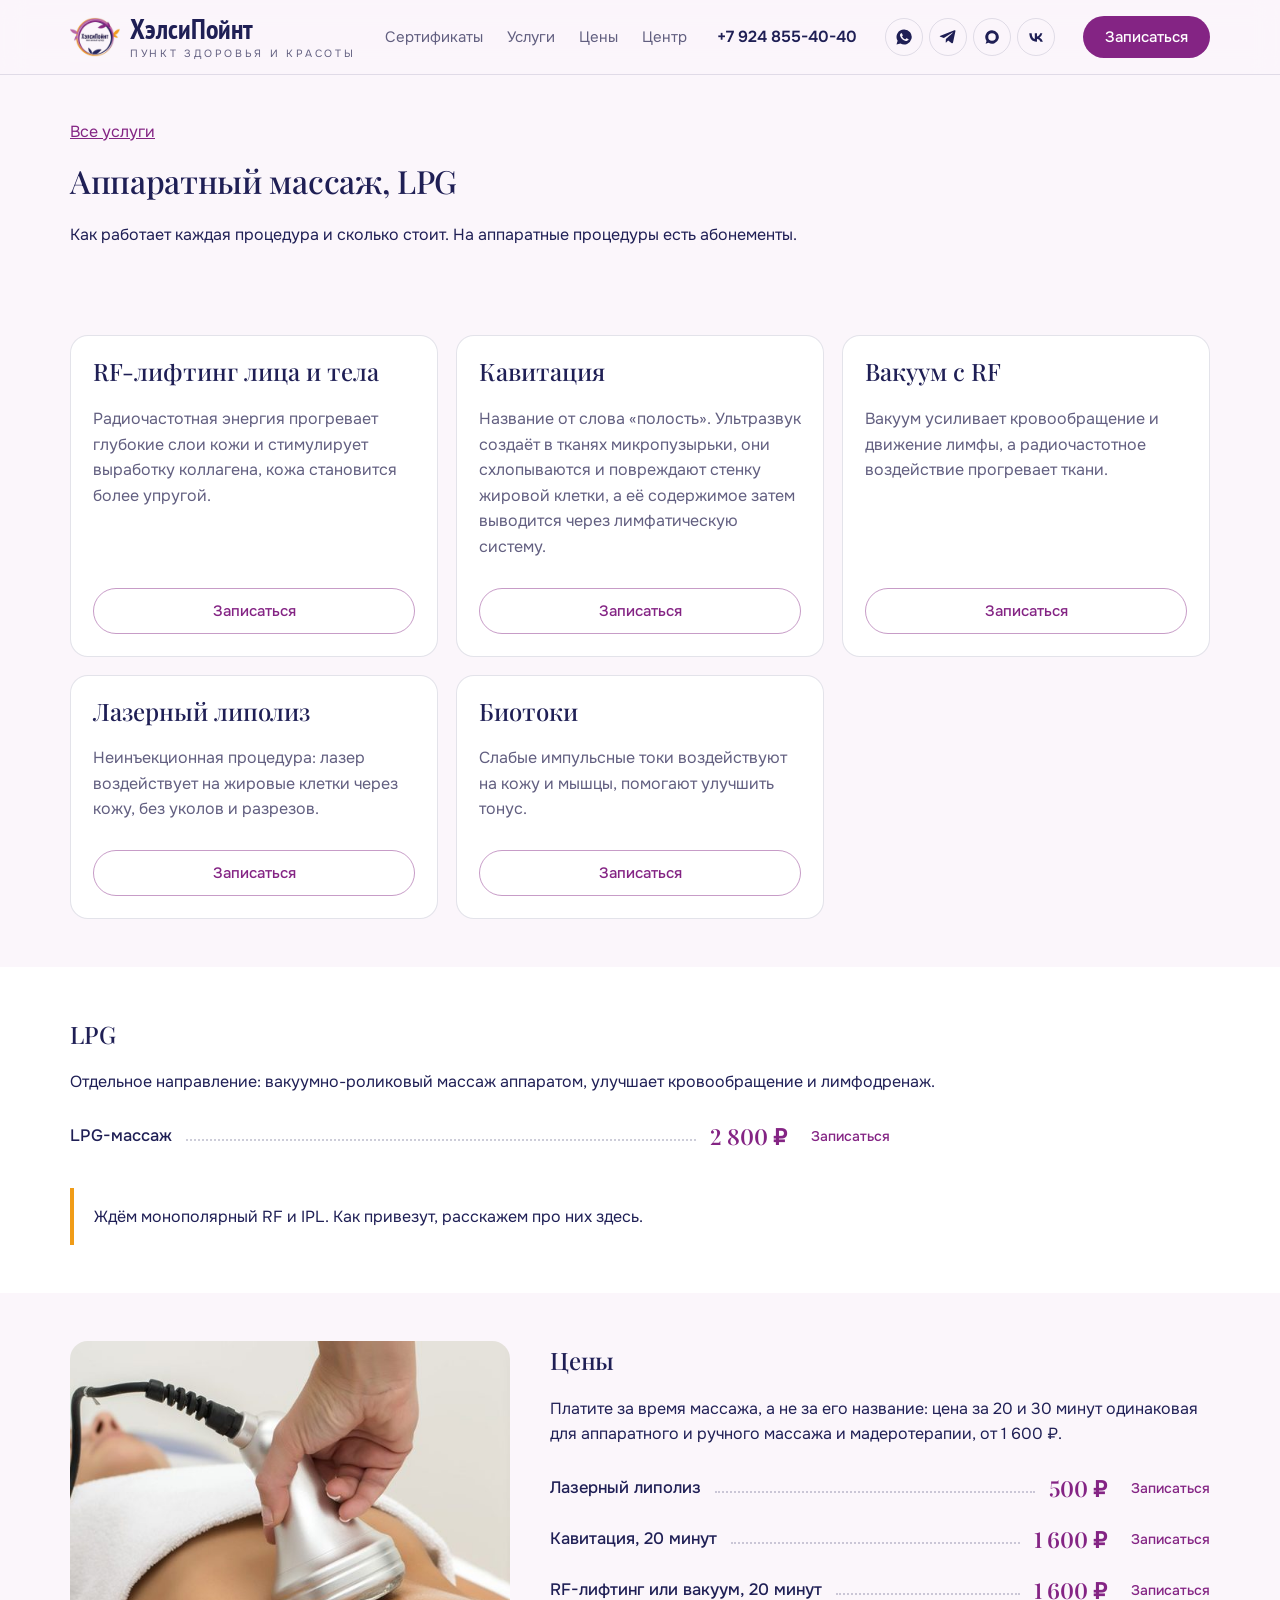
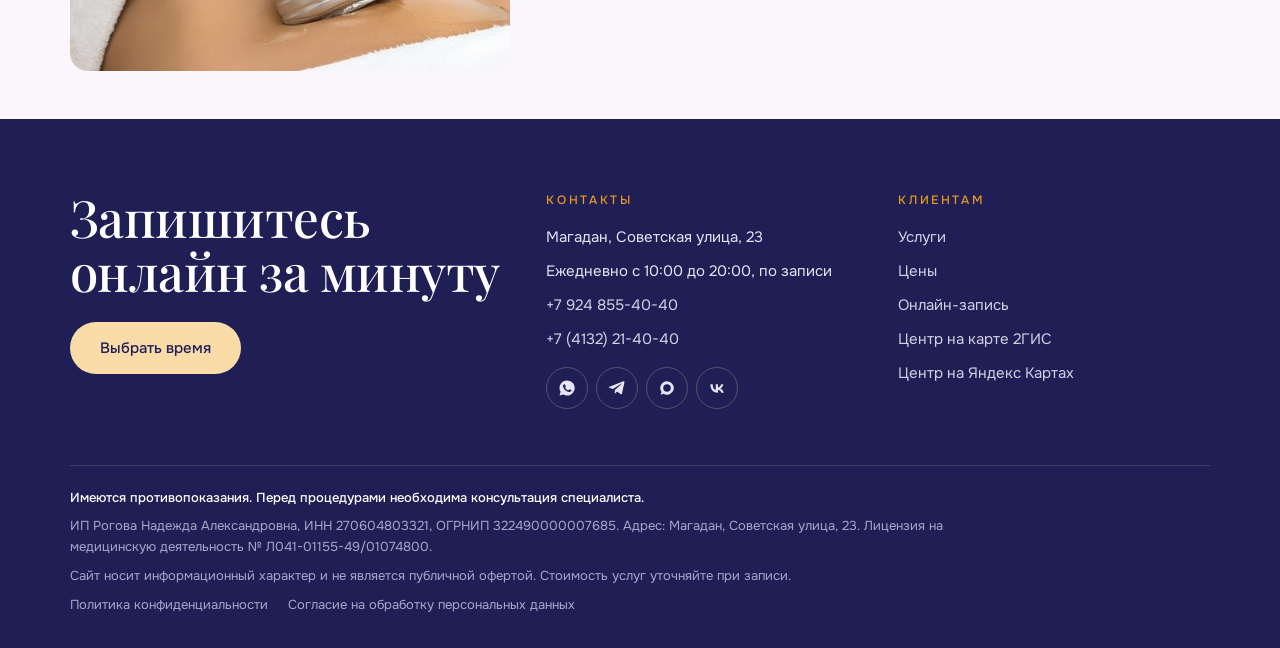
<file: apparatus.html>
<!doctype html>
<html lang="ru">
<head>
<meta charset="utf-8">
<meta name="viewport" content="width=device-width, initial-scale=1">
<meta name="robots" content="noindex, nofollow">
<title>Аппаратный массаж, LPG: ХэлсиПойнт, Магадан</title>
<meta name="description" content="Аппаратный массаж в Магадане: RF-лифтинг, кавитация, вакуум, лазерный липолиз, биотоки, LPG.">
<link rel="icon" href="img/favicon.png">
<link rel="preconnect" href="https://fonts.googleapis.com">
<link rel="stylesheet" href="https://fonts.googleapis.com/css2?family=Playfair+Display:ital,wght@0,500;0,600;1,500&family=PT+Sans+Narrow:wght@700&family=Onest:wght@400;500;600&display=swap">
<style>
/* Палитра логотипа ХэлсиПойнт: фиолетовые кнопки, тёмно-синий подвал, оранжевые акценты. Заголовки Playfair, текст Onest. */
:root {
  --bg: #fbf6fb;
  --paper: #ffffff;
  --ink: #1f1f55;
  --muted: #625f80;
  --line: rgba(31,31,85,.12);
  --wine: #842484;
  --wine-deep: #1f1f55;
  --champ: #f09c18;
  --champ-l: #fbdca8;
  --wa: #25d366; --tg: #2aabee; --vk: #0077ff;
  --f: "Onest", system-ui, -apple-system, "Segoe UI", sans-serif;
  --fd: "Playfair Display", Georgia, "Times New Roman", serif;
  --wrap: 1180px;
}
* { box-sizing: border-box }
html { scroll-behavior: smooth }
body { margin: 0; background: var(--bg); color: var(--ink); font: 400 16px/1.6 var(--f); -webkit-font-smoothing: antialiased }
img { display: block; max-width: 100% }
a { color: inherit }
button { font: inherit; color: inherit }
.wrap { max-width: var(--wrap); margin: 0 auto; padding-inline: 20px }
h1, h2, h3 { margin: 0; font-weight: 500; text-wrap: balance }
h1, h2 { font-family: var(--fd); letter-spacing: -0.01em }
.ico { width: 18px; height: 18px; flex: 0 0 auto; fill: currentColor }
.eyebrow { font-size: 12px; letter-spacing: .22em; text-transform: uppercase; color: var(--wine); font-weight: 500 }

.demo { background: var(--wine-deep); color: var(--champ-l); font-size: 12.5px; text-align: center; padding: 7px 16px }

header { position: sticky; top: 0; z-index: 30; background: rgba(251,246,251,.9); backdrop-filter: blur(12px); border-bottom: 1px solid var(--line) }
.bar { display: flex; align-items: center; gap: 28px; height: 74px }
.logo { text-decoration: none; display: grid; gap: 4px; line-height: 1; margin-right: auto }
.logo b { font: 700 28px/1.05 "PT Sans Narrow", var(--f); color: var(--ink); display: block }
.logo small { font-size: 10.5px; color: var(--muted); letter-spacing: .26em; text-transform: uppercase }
nav { display: flex; gap: 24px; font-size: 15px }
nav a { text-decoration: none; color: var(--muted); transition: color .2s }
nav a:hover { color: var(--ink) }
.icons { display: flex; gap: 6px }
.icons a { width: 38px; height: 38px; border-radius: 50%; display: grid; place-items: center; border: 1px solid var(--line); transition: border-color .2s, color .2s }
.icons a:hover { border-color: var(--wine); color: var(--wine) }
@media (max-width: 960px) { nav { display: none } .bar { gap: 12px } }
@media (max-width: 560px) { .icons .vk, .bar .btn-out { display: none } .logo b { font-size: 24px } }

.btn, .btn-out { display: inline-flex; align-items: center; justify-content: center; gap: 8px; height: 52px; padding: 0 30px; border-radius: 999px; font: 500 15px var(--f); text-decoration: none; cursor: pointer; white-space: nowrap; transition: background .25s, color .25s, transform .15s, box-shadow .25s, border-color .25s }
.btn { background: var(--wine); color: var(--paper); border: 0 }
.btn:hover { background: var(--wine-deep); box-shadow: 0 10px 30px rgba(132,36,132,.25) }
.btn-out { background: transparent; color: var(--wine); border: 1px solid rgba(132,36,132,.45) }
.btn-out:hover { background: var(--wine); color: var(--paper) }
.btn:active, .btn-out:active { transform: scale(.97) }
.bar .btn-out { height: 42px; padding: 0 20px }

/* первый экран */
.hero { display: grid; grid-template-columns: minmax(0, 1.1fr) minmax(0, .9fr); gap: 56px; align-items: center; padding-block: 64px 80px }
.hero-text { display: grid; gap: 24px }
.hero h1 { font-size: clamp(48px, 6.6vw, 94px); line-height: .98; margin-left: -0.035em }
.hero h1 em { font-style: italic; color: var(--wine) }
.hero .who { margin: -4px 0 0; font: 500 clamp(18px, 1.8vw, 22px)/1.35 var(--f) }
.hero p { margin: 0; font-size: 17.5px; color: var(--muted); max-width: 32em }
.cta { display: flex; flex-wrap: wrap; gap: 12px; margin-top: 4px }
.shot { position: relative; justify-self: end; width: min(100%, 440px) }
.shot .frame { position: relative; border-radius: 18px; overflow: hidden; aspect-ratio: 4 / 5 }
.shot .frame img { width: 100%; height: 100%; object-fit: cover }
.tag { position: absolute; left: -36px; bottom: 40px; background: var(--paper); border-radius: 18px; padding: 16px 20px; display: grid; gap: 2px; box-shadow: 0 20px 40px rgba(31,31,85,.18) }
.tag b { font: 600 32px/1 var(--fd); color: var(--wine) }
.tag span { font-size: 13px; line-height: 1.3; color: var(--muted) }
@media (max-width: 900px) {
  .hero { grid-template-columns: minmax(0, 1fr); gap: 40px; padding-block: 36px 56px }
  .shot { justify-self: center; width: min(100%, 380px) }
  .tag { left: -8px }
}

.facts { display: grid; grid-template-columns: repeat(3, minmax(0, 1fr)) }
.fact { padding: 28px 28px 26px; display: grid; gap: 8px; align-content: start }
.fact:first-child { padding-left: 0 }
.fact b { font: 600 clamp(36px, 4.2vw, 54px)/1 var(--fd); color: var(--wine) }
.fact span { color: var(--muted); font-size: 15px }
@media (max-width: 720px) { .facts { grid-template-columns: minmax(0, 1fr) } .fact { padding-inline: 0; padding-block: 14px } }

section { padding-block: 96px }
.sec-head { display: grid; gap: 12px; margin-bottom: 44px }
.sec-head h2 { font-size: clamp(38px, 4.6vw, 60px); line-height: 1.02; margin-left: -0.03em }
.sec-head p { margin: 0; color: var(--muted); max-width: 38em }

/* направления */
.dirs { display: grid; grid-template-columns: repeat(3, minmax(0, 1fr)); gap: 16px }
@media (max-width: 900px) { .dirs { grid-template-columns: repeat(2, minmax(0, 1fr)) } }
@media (max-width: 520px) { .dirs { grid-template-columns: minmax(0, 1fr) } }
.dir { position: relative; background: var(--paper); border: 1px solid var(--line); border-radius: 18px; overflow: hidden; display: flex; flex-direction: column; text-align: left; padding: 0; cursor: pointer; transition: border-color .3s, box-shadow .3s }
.dir:hover { border-color: rgba(132,36,132,.35); box-shadow: 0 14px 34px rgba(31,31,85,.10) }
.dir .ph { aspect-ratio: 4 / 3; overflow: hidden }
.dir .ph img { width: 100%; height: 100%; object-fit: cover; transition: transform .8s cubic-bezier(.2,.7,.2,1) }
.dir:hover .ph img { transform: scale(1.05) }
.dir .tx { padding: 18px 20px 20px; display: grid; gap: 6px }
.dir h3 { font: 500 24px/1.15 var(--fd) }
.dir p { margin: 0; color: var(--muted); font-size: 14.5px; line-height: 1.5 }
.dir .from { color: var(--wine); font-size: 14.5px; font-weight: 600; margin-top: 4px }

/* программы для двоих: тёмный блок */
.duo-sec { background: var(--wine-deep); color: var(--paper) }
.duo-sec .eyebrow { color: var(--champ) }
.duo-sec .sec-head p { color: #c9c6e6 }
.duo { display: grid; grid-template-columns: repeat(4, minmax(0, 1fr)); gap: 14px }
@media (max-width: 960px) { .duo { grid-template-columns: repeat(2, minmax(0, 1fr)) } }
@media (max-width: 520px) { .duo { grid-template-columns: minmax(0, 1fr) } }
.prog { position: relative; border: 1px solid rgba(251,220,168,.22); border-radius: 18px; padding: 26px 24px; display: flex; flex-direction: column; align-items: flex-start; gap: 10px; background: rgba(255,255,255,.03) }
.prog.top { border-color: var(--champ); background: rgba(184,154,122,.10) }
.prog .n { font-size: 12px; letter-spacing: .2em; text-transform: uppercase; color: var(--champ) }
.prog h3 { font: 500 26px/1.1 var(--fd) }
.prog .sum { font: 600 30px/1 var(--fd); color: var(--champ-l) }
.prog p { margin: 0 0 12px; color: #c9c6e6; font-size: 14.5px }
.prog .btn-out { margin-top: auto; height: 44px; padding: 0 22px; color: var(--paper); border-color: rgba(251,220,168,.45) }
.prog .btn-out:hover { background: var(--champ); border-color: var(--champ); color: var(--wine-deep) }

/* прайс узкой колонкой: название и цена связаны точечной линией */
.tabs { display: flex; gap: 6px; flex-wrap: wrap; margin-bottom: 26px }
.tabs button { border: 1px solid var(--line); background: transparent; height: 40px; padding: 0 18px; border-radius: 999px; font-size: 14.5px; cursor: pointer; white-space: nowrap; color: var(--muted); transition: background .2s, color .2s, border-color .2s }
.tabs button:hover { color: var(--ink); border-color: rgba(31,31,85,.3) }
.tabs button[aria-selected="true"] { background: var(--wine); border-color: var(--wine); color: var(--paper) }
.plist { max-width: 820px }
.pr { display: grid; grid-template-columns: auto minmax(28px, 1fr) auto auto; column-gap: 14px; align-items: start; padding-block: 13px }
.pr .nm { max-width: 30em; font-weight: 500; font-size: 16.5px; line-height: 1.45 }
.pr small { grid-column: 1 / 3; grid-row: 2; color: var(--muted); font-size: 13.5px; margin-top: 2px }
.pr .lead { height: 17px; border-bottom: 2px dotted rgba(31,31,85,.22) }
.pr .sum { font: 600 22px/24px var(--fd); color: var(--wine); white-space: nowrap; font-variant-numeric: lining-nums tabular-nums }
.pr button { border: 0; background: none; color: var(--muted); font-size: 14px; line-height: 24px; cursor: pointer; padding: 0; margin-left: 10px; border-bottom: 1px solid transparent; transition: color .2s, border-color .2s }
.pr button:hover { color: var(--wine); border-color: var(--wine) }
@media (max-width: 600px) { .pr { grid-template-columns: minmax(0, auto) minmax(16px, 1fr) auto; row-gap: 4px } .pr small { grid-column: 1 / -1 } .pr button { grid-column: 1; grid-row: 3; margin-left: 0; justify-self: start } }
.p-note { margin: 20px 0 0; font-size: 13.5px; color: var(--muted); max-width: 820px }

/* атмосфера */
.gal { display: grid; grid-template-columns: 1fr 1.4fr 1fr; grid-template-rows: 1fr 1fr; gap: 12px; height: 560px }
.gal div { border-radius: 18px; overflow: hidden }
.gal div:first-child { grid-row: span 2 } .gal div:nth-child(3) { grid-column: 3; grid-row: 1 / 3 } .gal div:nth-child(4) { grid-column: 2; grid-row: 2 }
.gal img { width: 100%; height: 100%; object-fit: cover; transition: transform .8s cubic-bezier(.2,.7,.2,1) }
.gal div:hover img { transform: scale(1.04) }
@media (max-width: 760px) { .gal { grid-template-columns: 1fr 1fr; grid-template-rows: 260px 200px; height: auto } .gal div:nth-child(n) { grid-column: auto; grid-row: auto } }

.steps { display: grid; grid-template-columns: repeat(3, minmax(0, 1fr)); gap: 40px }
@media (max-width: 800px) { .steps { grid-template-columns: minmax(0, 1fr); gap: 28px } }
.step { display: grid; gap: 10px; align-content: start }
.step .n { font: 600 15px/1 var(--f); color: var(--wine); letter-spacing: .08em }
.step h3 { font-size: 19px; font-weight: 500 }
.step p { margin: 0; color: var(--muted) }

footer { background: var(--wine-deep); color: #e7e4f5; padding-block: 72px 32px }
footer a { color: inherit }
.f-top { display: grid; grid-template-columns: 1.4fr 1fr 1fr; gap: 40px; align-items: start }
@media (max-width: 860px) { .f-top { grid-template-columns: minmax(0, 1fr) } }
.f-top h2 { font-size: clamp(36px, 4vw, 52px); line-height: 1.04; color: var(--paper) }
.f-top .btn { margin-top: 24px; background: var(--champ-l); color: var(--wine-deep) }
.f-top .btn:hover { background: var(--paper) }
.fcol { display: grid; gap: 10px; font-size: 15px; align-content: start }
.fcol h4 { margin: 0 0 4px; font-size: 12px; letter-spacing: .22em; text-transform: uppercase; color: var(--champ); font-weight: 500 }
.fcol a { text-decoration: none; opacity: .9 }
.fcol a:hover { opacity: 1; color: var(--champ-l) }
.soc { display: flex; gap: 8px; margin-top: 6px }
.soc a { width: 42px; height: 42px; border-radius: 50%; display: grid; place-items: center; border: 1px solid rgba(251,220,168,.25); opacity: 1 }
.soc a:hover { border-color: var(--champ); color: var(--champ-l) }
.legal { border-top: 1px solid rgba(251,220,168,.16); margin-top: 56px; padding-top: 22px; display: grid; gap: 8px; font-size: 13px; color: #a9a6cc }
.legal p { margin: 0; max-width: 72em }
.legal strong { color: var(--paper); font-weight: 500 }
.legal nav { display: flex; gap: 20px; flex-wrap: wrap; font-size: 13px }
.legal nav a { color: #a9a6cc }

/* окно записи */
.sheet-bg { position: fixed; inset: 0; background: rgba(31,31,85,.45); z-index: 50; opacity: 0; pointer-events: none; transition: opacity .25s }
.sheet { position: fixed; left: 50%; bottom: 0; z-index: 51; width: min(440px, 100%); transform: translate(-50%, 104%); background: var(--paper); border-radius: 24px 24px 0 0; padding: 22px 22px calc(22px + env(safe-area-inset-bottom, 0px)); transition: transform .35s cubic-bezier(.2,.8,.2,1) }
@media (min-width: 700px) { .sheet { bottom: 50%; border-radius: 24px; transform: translate(-50%, 60%) scale(.96); opacity: 0; transition: transform .3s cubic-bezier(.2,.8,.2,1), opacity .25s } }
.open .sheet-bg { opacity: 1; pointer-events: auto }
.sheet { pointer-events: none } .open .sheet { pointer-events: auto } /* скрытое окно не должно ловить мышь */
.open .sheet { transform: translate(-50%, 0) }
@media (min-width: 700px) { .open .sheet { transform: translate(-50%, 50%) scale(1); opacity: 1 } }
.sheet-top { display: flex; gap: 12px; align-items: start; margin-bottom: 18px }
.sheet-top b { display: block; font: 500 26px/1.15 var(--fd); margin-top: 4px }
.x { margin-left: auto; width: 36px; height: 36px; border-radius: 50%; border: 1px solid var(--line); background: transparent; cursor: pointer; font-size: 16px; line-height: 1; flex: 0 0 auto }
.via { display: grid; gap: 8px }
.via a, .via button { display: flex; align-items: center; gap: 12px; height: 54px; padding: 0 16px; border-radius: 999px; border: 1px solid var(--line); background: transparent; text-decoration: none; font-weight: 500; font-size: 16px; cursor: pointer; transition: border-color .2s, background .2s }
.via a:hover, .via button:hover { border-color: var(--wine); background: rgba(132,36,132,.04) }
.via .badge { width: 32px; height: 32px; border-radius: 50%; display: grid; place-items: center; color: #fff }
.via .hint { margin-left: auto; color: var(--muted); font-weight: 400; font-size: 13px }
.note { font-size: 12.5px; color: var(--muted); margin: 14px 0 0 }
.note a { color: var(--muted) }
.toast { position: fixed; left: 50%; top: 18px; transform: translate(-50%, -80px); background: var(--wine); color: var(--paper); padding: 10px 18px; border-radius: 999px; z-index: 60; font-size: 14px; transition: transform .3s }
.toast.on { transform: translate(-50%, 0) }

.mbar { display: none }
@media (max-width: 680px) {
  .mbar { display: flex; gap: 8px; position: fixed; left: 12px; right: 12px; bottom: calc(env(safe-area-inset-bottom, 0px) + 12px); z-index: 40 }
  .mbar .btn { flex: 1; height: 54px; box-shadow: 0 10px 28px rgba(31,31,85,.3) }
  .mbar .sq { flex: 0 0 54px; height: 54px; border-radius: 50%; display: grid; place-items: center; color: #fff; box-shadow: 0 10px 28px rgba(31,31,85,.3) }
  footer { padding-bottom: 100px }
}

/* наклон за курсором */
.tilt { will-change: transform; transition: transform .5s cubic-bezier(.2,.7,.2,1) }
.tilt.moving { transition: transform .08s linear }
.tilt::after { content: ""; position: absolute; inset: 0; border-radius: inherit; pointer-events: none; opacity: 0; transition: opacity .3s;
  background: radial-gradient(circle 240px at var(--gx, 50%) var(--gy, 50%), rgba(255,255,255,.22), transparent 60%) }
.tilt.moving::after { opacity: 1 }

/* проявление: быстро, шапка раздела целиком */
.js .rise { opacity: 0; transform: translateY(18px); transition: opacity .5s ease, transform .5s cubic-bezier(.2,.7,.2,1) }
.js .rise.in { opacity: 1; transform: none }
.js .unblur { opacity: 0; filter: blur(6px); transform: translateY(6px); transition: opacity .3s ease, filter .3s ease, transform .3s cubic-bezier(.2,.7,.2,1) }
.js .unblur.in { opacity: 1; filter: blur(0); transform: none }
@keyframes up { from { opacity: 0; transform: translateY(22px) } to { opacity: 1; transform: none } }
@keyframes clear { from { opacity: 0; filter: blur(10px) } to { opacity: 1; filter: blur(0) } }
.hero-text > * { animation: up .7s cubic-bezier(.2,.7,.2,1) both }
.hero h1 { animation: clear .7s ease both }
.hero-text > *:nth-child(2) { animation-delay: .15s } .hero-text > *:nth-child(3) { animation-delay: .25s } .hero-text > *:nth-child(4) { animation-delay: .35s }
.shot .frame img { animation: clear .9s ease .1s both }
@media (prefers-reduced-motion: reduce) {
  *, *::before, *::after { animation: none !important; transition: none !important }
  .js .rise, .js .unblur { opacity: 1; transform: none; filter: none }
}
:focus-visible { outline: 2px solid var(--wine); outline-offset: 3px }
.price-sec { background: var(--paper) }
.via .main { background: var(--wine); color: var(--paper); border-color: var(--wine) }
.via .main:hover { background: var(--wine-deep) }
.via .main .hint { color: #e7d3e7 }
.dir .ph { aspect-ratio: 4 / 3 }
.dir { text-decoration: none; color: inherit }
.dir .tx { flex: 1; display: flex; flex-direction: column }
.dir .from { margin-top: auto; padding-top: 8px; font-size: 17px }
.hphone { margin-left: auto; font-weight: 600; color: var(--ink); text-decoration: none; white-space: nowrap }
.hphone:hover { color: var(--wine) }
.bar .hbtn { height: 42px; padding: 0 22px }
.sec-head p a { color: var(--wine) }
.step-cta { display: flex; flex-wrap: wrap; gap: 10px; margin-top: 6px }
.step-cta .btn, .step-cta .btn-out { height: 42px; padding: 0 20px }
@media (min-width: 961px) and (max-width: 1180px) { .hphone { display: none } }
@media (max-width: 560px) { .bar .hbtn, .hphone { display: none } }
.pr button { padding-block: 10px; margin-block: -10px; color: var(--wine); font-weight: 500 }
@media (max-width: 600px) {
  .pr button { height: 36px; padding: 0 16px; margin: 6px 0 0; border: 1px solid rgba(132,36,132,.45); border-radius: 999px; line-height: 34px }
  .pr button:hover { background: var(--wine); color: var(--paper) }
}
@media (max-width: 760px) {
  .gal { grid-template-rows: 210px 260px 200px }
  .gal div:nth-child(4) { grid-column: 1 / -1; grid-row: 1 }
  .gal div:nth-child(1) { grid-column: 1; grid-row: 2 }
  .gal div:nth-child(3) { grid-column: 2; grid-row: 2 }
  .gal div:nth-child(2) { grid-column: 1 / -1; grid-row: 3 }
}
@media (max-width: 420px) {
  .logo small { font-size: 9.5px; letter-spacing: .1em; white-space: nowrap }
  .hero .cta a { width: 100% }
  .mbar .btn { min-width: 0; padding: 0 14px }
}
@media (max-width: 360px) { .bar .icons { display: none } }
.card { padding: 26px; gap: 0 }
.card > * + * { margin-top: 14px }
.card h3 + p { margin-top: 8px }
.card .steps-list { flex: 0 0 auto; gap: 0; margin-top: 18px; margin-bottom: 20px }
.steps-list li { padding: 9px 0; border-top: 1px solid var(--line); color: var(--ink); line-height: 1.45 }
.steps-list i { color: var(--muted); font-variant-numeric: tabular-nums }
.card .meta { margin-top: auto; padding-top: 16px; border-top: 1px solid var(--line); align-items: baseline }
.card .meta span { font-weight: 500 }
.card .meta b { font: 600 22px/1 var(--fd); color: var(--wine); font-variant-numeric: lining-nums tabular-nums }
.card .btn-out { margin-top: 16px; height: 46px }
@media (max-width: 420px) { .card { padding: 20px } }
.hero + .wrap { padding-bottom: 64px }
.spa-cards .card { display: grid; grid-row: span 5; grid-template-rows: subgrid; row-gap: 0 }
.spa-cards .card .steps-list { align-self: start }
.spa-cards .card .meta { align-self: end }
.spa-cards .spa-note:empty { margin: 0 }
.spa-cards .card p.spa-note { color: var(--muted); font-size: 15px; line-height: 1.55 }
.logo { display: flex; align-items: center; gap: 10px }
.logo-img { width: 50px; height: 50px; mix-blend-mode: multiply }
h1 em, .fact b { color: var(--wine) }
.from, .meta b { color: #b86a00 }
.trust { margin: 26px 0 0; padding: 16px 20px; border-left: 4px solid var(--champ); background: var(--paper); border-radius: 0 12px 12px 0 }
.cert-sec { background: linear-gradient(120deg, #4a1a6e, #6a2484); color: #fff }
.cert-sec .btn { background: #f09c18; color: #1f1f55; border-color: #f09c18 }
.cert-sec .btn-out { color: #fff; border-color: rgba(255,255,255,.55) }
.cert-sec h2 { color: #fff }
.slogan { background: linear-gradient(120deg, #f09c18, #f7bd5c); color: #1f1f55; padding: 52px 0 }
.slogan h2 { font: 500 clamp(30px, 4vw, 46px)/1.12 var(--fd); margin: 0 0 12px; color: #1f1f55 }
.slogan p { margin: 0; max-width: 46em; font-size: 18px }
.abon-h { font: 500 26px/1.15 var(--fd); margin: 0 0 10px; color: #fbdca8 }
.abon { margin: 0 0 24px; padding: 0; list-style: none; display: grid; gap: 10px }
.cert-imgs { display: grid; gap: 14px }
.page-banner { width: 100%; border-radius: 18px; display: block; margin-bottom: 24px }
.cert { display: grid; grid-template-columns: 1fr 1fr; gap: 40px; align-items: center }
.cert img { width: 100%; border-radius: 18px; display: block }
.steps-sec { background: #f6e9f6 }
.cert h2 { font: 500 clamp(32px, 4vw, 48px)/1.1 var(--fd); margin: 0 }
.cert p { margin: 14px 0 22px; font-size: 18px }
.page-head { padding-top: 44px; padding-bottom: 24px }
.page-head h1 { margin: 10px 0 }
.back { color: var(--wine) }
.sub { padding: 48px 0 }
.sub.alt { background: var(--paper) }
.sub h2 { margin: 0 0 12px }
.split { display: grid; grid-template-columns: 2fr 3fr; gap: 40px; align-items: start }
.split img { width: 100%; border-radius: 18px; display: block }
.cards { display: grid; grid-template-columns: repeat(auto-fill, minmax(280px, 1fr)); gap: 18px }
.card { background: var(--paper); border: 1px solid var(--line); border-radius: 18px; padding: 22px; display: flex; flex-direction: column; gap: 12px }
.card img { width: 100%; aspect-ratio: 4 / 3; object-fit: cover; border-radius: 12px; display: block }
.card h3 { font: 500 24px/1.15 var(--fd); margin: 0 }
.card p { margin: 0; color: var(--muted); flex: 1 }
.card p.spa-note { flex: 0 0 auto; color: var(--ink) }
.steps-list { list-style: none; margin: 0; padding: 0; flex: 1; display: grid; gap: 8px; align-content: start; color: var(--muted) }
.steps-list li { display: flex; justify-content: space-between; gap: 14px }
.steps-list i { font-style: normal; white-space: nowrap; color: var(--ink) }
.meta { display: flex; justify-content: space-between; gap: 12px }
.meta b { white-space: nowrap }
.cat-nav { display: flex; flex-wrap: wrap; gap: 10px; padding-bottom: 8px }
.cat-nav a { padding: 8px 16px; border: 1px solid rgba(132,36,132,.35); border-radius: 999px; color: var(--wine); text-decoration: none; font-size: 15px }
.cat-nav a:hover { background: var(--wine); color: var(--paper) }
.cat-list { margin-top: 28px }
.cat-note { max-width: 820px; margin: 0 0 8px; color: var(--muted) }
@media (max-width: 700px) { .cert, .split { grid-template-columns: 1fr; gap: 22px } .logo-img { width: 42px; height: 42px } }
@media (max-width: 560px) { .icons .mx { display: none } }
</style>
</head>
<body>

<svg width="0" height="0" style="position:absolute" aria-hidden="true">
  <symbol id="i-wa" viewBox="0 0 24 24"><path d="M12 2a9.9 9.9 0 0 0-8.5 15L2 22l5.2-1.4A10 10 0 1 0 12 2Zm5.4 14c-.2.6-1.3 1.2-1.8 1.3-.5 0-1 .2-3.2-.7-2.7-1.1-4.4-3.9-4.6-4.1-.1-.2-1.1-1.5-1.1-2.8 0-1.4.7-2 1-2.3.2-.3.5-.3.7-.3h.5c.2 0 .4 0 .6.5l.8 2c.1.2.1.4 0 .5l-.3.5-.4.4c-.1.1-.3.3-.1.6.2.3.8 1.2 1.6 1.9 1.1 1 2 1.3 2.3 1.4.3.2.5.1.6 0l.9-1c.2-.3.4-.2.6-.1l1.9.9c.3.1.5.2.5.3.1.2.1.8-.1 1.4Z"/></symbol>
  <symbol id="i-tg" viewBox="0 0 24 24"><path d="m21.9 4.4-3.2 15c-.2 1.1-.9 1.3-1.7.8l-4.8-3.5-2.3 2.2c-.3.3-.5.5-1 .5l.3-4.9 8.9-8c.4-.4-.1-.6-.6-.2l-11 6.9-4.7-1.5c-1-.3-1-1 .2-1.5L20.5 3c.9-.3 1.7.2 1.4 1.4Z"/></symbol>
  <symbol id="i-vk" viewBox="0 0 24 24"><path d="M12.9 18.2C6.8 18.2 3.3 14 3.1 7h3.1c.1 5.1 2.4 7.3 4.2 7.7V7h2.9v4.4c1.8-.2 3.7-2.2 4.3-4.4h2.9a8.6 8.6 0 0 1-3.9 5.6 9 9 0 0 1 4.6 5.6h-3.2a5.6 5.6 0 0 0-4.7-4v4h-.4Z"/></symbol>
  <symbol id="i-tel" viewBox="0 0 24 24"><path d="M6.6 10.8a15.1 15.1 0 0 0 6.6 6.6l2.2-2.2c.3-.3.7-.4 1-.2 1.1.4 2.3.6 3.6.6.6 0 1 .4 1 1V20c0 .6-.4 1-1 1A17 17 0 0 1 3 4c0-.6.4-1 1-1h3.5c.6 0 1 .4 1 1 0 1.2.2 2.4.6 3.6.1.3 0 .7-.2 1l-2.3 2.2Z"/></symbol>
  <symbol id="i-cal" viewBox="0 0 24 24"><path d="M7 2h2v2h6V2h2v2h3a1 1 0 0 1 1 1v15a1 1 0 0 1-1 1H4a1 1 0 0 1-1-1V5a1 1 0 0 1 1-1h3V2Zm12 8H5v9h14v-9ZM7 12h4v4H7v-4Z"/></symbol>
  <symbol id="i-max" viewBox="0 0 24 24"><path fill-rule="evenodd" d="M12 3a9 9 0 1 1-4.6 16.7L3.5 21l1.2-3.8A9 9 0 0 1 12 3Zm0 4a5 5 0 1 0 0 10 5 5 0 0 0 0-10Z"/></symbol>
</svg>


<header>
  <div class="wrap bar">
    <a class="logo" href="index.html"><img class="logo-img" src="img/logo.png" alt=""><span><b>ХэлсиПойнт</b><small>пункт здоровья и красоты</small></span></a>
    <nav aria-label="Разделы"><a href="index.html#cert">Сертификаты</a><a href="index.html#dirs">Услуги</a><a href="index.html#prices">Цены</a><a href="index.html#studio">Центр</a></nav>
    <a class="hphone" href="tel:+79248554040">+7 924 855-40-40</a>
    <div class="icons">
      <a href="https://wa.me/79248554040" target="_blank" rel="noopener" aria-label="WhatsApp"><svg class="ico"><use href="#i-wa"/></svg></a>
      <a href="https://t.me/healthypoint_magadan" target="_blank" rel="noopener" aria-label="Telegram"><svg class="ico"><use href="#i-tg"/></svg></a>
      <a class="mx" href="https://max.ru/channel_HealthyPoint" target="_blank" rel="noopener" aria-label="Max"><svg class="ico"><use href="#i-max"/></svg></a>
      <a class="vk" href="https://vk.com/massag_center" target="_blank" rel="noopener" aria-label="ВКонтакте"><svg class="ico"><use href="#i-vk"/></svg></a>
    </div>
    <a class="btn hbtn" href="https://n1212445.yclients.ru/" target="_blank" rel="noopener">Записаться</a>
  </div>
</header>

<main id="top"><div class="wrap page-head"><a class="back" href="index.html#dirs">Все услуги</a><h1>Аппаратный массаж, LPG</h1><p>Как работает каждая процедура и сколько стоит. На аппаратные процедуры есть абонементы.</p></div>
<section class="sub"><div class="wrap"><div class="cards"><article class="card"><h3>RF-лифтинг лица и тела</h3><p>Радиочастотная энергия прогревает глубокие слои кожи и стимулирует выработку коллагена, кожа становится более упругой.</p><button class="btn-out" type="button" data-book="RF-лифтинг лица и тела">Записаться</button></article><article class="card"><h3>Кавитация</h3><p>Название от слова «полость». Ультразвук создаёт в тканях микропузырьки, они схлопываются и повреждают стенку жировой клетки, а её содержимое затем выводится через лимфатическую систему.</p><button class="btn-out" type="button" data-book="Кавитация">Записаться</button></article><article class="card"><h3>Вакуум с RF</h3><p>Вакуум усиливает кровообращение и движение лимфы, а радиочастотное воздействие прогревает ткани.</p><button class="btn-out" type="button" data-book="Вакуум с RF">Записаться</button></article><article class="card"><h3>Лазерный липолиз</h3><p>Неинъекционная процедура: лазер воздействует на жировые клетки через кожу, без уколов и разрезов.</p><button class="btn-out" type="button" data-book="Лазерный липолиз">Записаться</button></article><article class="card"><h3>Биотоки</h3><p>Слабые импульсные токи воздействуют на кожу и мышцы, помогают улучшить тонус.</p><button class="btn-out" type="button" data-book="Биотоки">Записаться</button></article></div></div></section>
<section class="sub alt" id="lpg"><div class="wrap"><h2>LPG</h2><p>Отдельное направление: вакуумно-роликовый массаж аппаратом, улучшает кровообращение и лимфодренаж.</p>
  <div class="plist"><div class="pr"><span class="nm">LPG-массаж</span><span class="lead" aria-hidden="true"></span><span class="sum">2 800 ₽</span><button type="button" data-book="LPG-массаж">Записаться</button></div></div>
  <p class="trust">Ждём монополярный RF и IPL. Как привезут, расскажем про них здесь.</p></div></section>
<section class="sub"><div class="wrap split"><img src="img/lpg.jpg" alt="Аппаратный массаж" loading="lazy"><div>
  <h2>Цены</h2><p>Платите за время массажа, а не за его название: цена за 20 и 30 минут одинаковая для аппаратного и ручного массажа и мадеротерапии, от 1 600 ₽.</p><div class="plist"><div class="pr"><span class="nm">Лазерный липолиз</span><span class="lead" aria-hidden="true"></span><span class="sum">500 ₽</span><button type="button" data-book="Лазерный липолиз">Записаться</button></div><div class="pr"><span class="nm">Кавитация, 20 минут</span><span class="lead" aria-hidden="true"></span><span class="sum">1 600 ₽</span><button type="button" data-book="Кавитация, 20 минут">Записаться</button></div><div class="pr"><span class="nm">RF-лифтинг или вакуум, 20 минут</span><span class="lead" aria-hidden="true"></span><span class="sum">1 600 ₽</span><button type="button" data-book="RF-лифтинг или вакуум, 20 минут">Записаться</button></div></div></div></div></section></main>

<footer id="contacts">
  <div class="wrap">
    <div class="f-top">
      <div>
        <h2>Запишитесь онлайн за&nbsp;минуту</h2>
        <a class="btn" href="https://n1212445.yclients.ru/" target="_blank" rel="noopener">Выбрать время</a>
      </div>
      <div class="fcol">
        <h4>Контакты</h4>
        <span>Магадан, Советская улица, 23</span>
        <span>Ежедневно с 10:00 до 20:00, по записи</span>
        <a href="tel:+79248554040">+7 924 855-40-40</a>
        <a href="tel:+74132214040">+7 (4132) 21-40-40</a>
        <div class="soc">
          <a href="https://wa.me/79248554040" target="_blank" rel="noopener" aria-label="WhatsApp"><svg class="ico"><use href="#i-wa"/></svg></a>
          <a href="https://t.me/healthypoint_magadan" target="_blank" rel="noopener" aria-label="Telegram"><svg class="ico"><use href="#i-tg"/></svg></a>
          <a class="mx" href="https://max.ru/channel_HealthyPoint" target="_blank" rel="noopener" aria-label="Max"><svg class="ico"><use href="#i-max"/></svg></a>
          <a href="https://vk.com/massag_center" target="_blank" rel="noopener" aria-label="ВКонтакте"><svg class="ico"><use href="#i-vk"/></svg></a>
        </div>
      </div>
      <div class="fcol">
        <h4>Клиентам</h4>
        <a href="index.html#dirs">Услуги</a>
        <a href="index.html#prices">Цены</a>
        <a href="https://n1212445.yclients.ru/" target="_blank" rel="noopener">Онлайн-запись</a>
        <a href="https://2gis.ru/magadan/firm/70000001074185183" target="_blank" rel="noopener">Центр на карте 2ГИС</a>
        <a href="https://yandex.ru/maps/79/magadan/search/%D0%A5%D1%8D%D0%BB%D1%81%D0%B8%D0%BF%D0%BE%D0%B9%D0%BD%D1%82%20%D0%A1%D0%BE%D0%B2%D0%B5%D1%82%D1%81%D0%BA%D0%B0%D1%8F%2023/" target="_blank" rel="noopener">Центр на Яндекс Картах</a>
      </div>
    </div>
    <div class="legal">
      <p><strong>Имеются противопоказания. Перед процедурами необходима консультация специалиста.</strong></p>
      <p>ИП Рогова Надежда Александровна, ИНН 270604803321, ОГРНИП 322490000007685. Адрес: Магадан, Советская улица, 23. Лицензия на медицинскую деятельность № Л041-01155-49/01074800.</p>
      <p>Сайт носит информационный характер и не является публичной офертой. Стоимость услуг уточняйте при записи.</p>
      <nav aria-label="Документы"><a href="privacy.html">Политика конфиденциальности</a><a href="consent.html">Согласие на обработку персональных данных</a></nav>
    </div>
  </div>
</footer>

<div class="mbar">
  <a class="btn" href="https://n1212445.yclients.ru/" target="_blank" rel="noopener">Записаться онлайн</a>
  <a class="sq" style="background:var(--wa)" href="https://wa.me/79248554040" target="_blank" rel="noopener" aria-label="WhatsApp"><svg class="ico"><use href="#i-wa"/></svg></a>
  <a class="sq" style="background:var(--wine)" href="tel:+79248554040" aria-label="Позвонить"><svg class="ico"><use href="#i-tel"/></svg></a>
</div>

<div id="order" aria-hidden="true">
  <div class="sheet-bg" data-close></div>
  <div class="sheet" role="dialog" aria-modal="true" aria-labelledby="o-name">
    <div class="sheet-top">
      <b id="o-name"></b>
      <button class="x" data-close aria-label="Закрыть">&#x2715;</button>
    </div>
    <div class="via">
      <a class="main" href="https://n1212445.yclients.ru/" target="_blank" rel="noopener"><span class="badge" style="background:rgba(255,255,255,.15)"><svg class="ico"><use href="#i-cal"/></svg></span>Онлайн-запись<span class="hint">выбрать время</span></a>
      <a id="o-wa" target="_blank" rel="noopener"><span class="badge" style="background:var(--wa)"><svg class="ico"><use href="#i-wa"/></svg></span>WhatsApp<span class="hint">текст уже готов</span></a>
      <button id="o-tg" type="button"><span class="badge" style="background:var(--tg)"><svg class="ico"><use href="#i-tg"/></svg></span>Telegram<span class="hint">скопируем текст</span></button>
      <a href="tel:+79248554040"><span class="badge" style="background:var(--wine)"><svg class="ico"><use href="#i-tel"/></svg></span>Позвонить<span class="hint">+7 924 855-40-40</span></a>
    </div>
    <p class="note">Записываясь, вы соглашаетесь с <a href="privacy.html">политикой конфиденциальности</a> и <a href="consent.html">обработкой персональных данных</a>.</p>
  </div>
</div>
<div class="toast" id="toast"></div>

<script>
document.documentElement.classList.add("js");
// Направления и цены: из онлайн-записи студии в YCLIENTS (октябрь 2026). Цена «от» - минимальная среди мастеров.
const YCL = "https://n1212445.yclients.ru/";
const DIRS = [
  { img: "massage.jpg", href: "massage.html", name: "Ручной массаж", text: "От 20 минут на шею и плечи до 2 часов всего тела. Медовый и детский массаж.", from: 1600 },
  { img: "mader.jpg", href: "massage.html#madero", name: "Мадеротерапия", text: "Массаж деревянными инструментами для тела и лица, от 30 до 120 минут.", from: 2000 },
  { img: "lpg.jpg", href: "apparatus.html", name: "Аппаратный массаж, LPG", text: "RF-лифтинг, кавитация, вакуум с RF, лазерный липолиз, биотоки, LPG. Как работает каждый.", from: 1600 },
  { img: "wrap2.jpg", tab: "Обёртывание", name: "Обёртывание и прессотерапия", text: "Обёртывание в термоодеяле, прессотерапия ног или всего тела.", from: 1090 },
  { img: "spa.jpg", href: "spa.html", name: "SPA-программы", text: "13 программ: «Ягодный десерт», «Медовая история», «DETOX» и другие. Состав и время каждой.", from: 2500 },
  { img: "peach_card2.jpg", tab: "Чистки и уход", name: "Чистки и пилинги", text: "Чистка лица и спины, карбокситерапия, розовый пилинг, PRX.", from: 2500 },
  { img: "face.jpg", href: "cosmetics.html", name: "Косметология", text: "Уходовые комплексы, коррекция контуров, биоревитализация и скин-бустеры, филлеры, трихология.", from: 500 },
  { img: "brows.jpg", tab: "Брови и ресницы", name: "Брови и ресницы", text: "Коррекция, окрашивание, долговременная укладка, ламинирование ресниц.", from: 1000 },
  { img: "pierce.jpg", tab: "Пирсинг", name: "Пирсинг", text: "Мочка уха, хрящ, бровь, нос, губы, пупок. Серёжка из медицинской стали уже включена.", from: 2000 },
];
const PRICES = {
  "Массаж": [
    ["Шейно-воротниковая зона, 20 минут", 1600],
    ["Массаж 30 минут", 2000],
    ["Массаж 60 минут", 3500],
    ["Массаж 90 минут", 5500],
    ["Массаж лица", 3300],
    ["Детский массаж, 5-12 лет", 2000],
  ],
  "Мадеротерапия": [
    ["Мадеротерапия 30 минут", 2000],
    ["Мадеротерапия 60 минут", 3500],
    ["Мадеротерапия лица, 60 минут", 3300],
    ["Мадеротерапия 90 минут", 5500],
  ],
  "Аппаратный, LPG": [
    ["Лазерный липолиз", 500],
    ["Кавитация, 20 минут", 1600],
    ["RF-лифтинг или вакуум, 20 минут", 1600],
    ["LPG-массаж", 2800],
  ],
  "Обёртывание": [
    ["Обёртывание в термоодеяле", 3300],
  ],
  "Прессотерапия": [
    ["Прессотерапия 20 минут", 1090],
    ["Прессотерапия всего тела, 30 минут", 1590],
  ],
  "SPA": [
    ["SPA для ножек или для ручек", 2500],
    ["Для мужчин: массаж и прессотерапия", 4000],
    ["Массаж, обёртывание и прессотерапия", 6000],
    ["SPA-программа «Ягодный десерт»", 7000],
    ["Массаж тела и лица, обёртывание, прессотерапия", 9000],
  ],
  "Чистки и уход": [
    ["«Фарфоровая куколка»", 2500],
    ["Карбокситерапия", 3000],
    ["Гидропилинг", 3000],
    ["Чистка лица", 5000],
    ["Розовый пилинг", 5000],
  ],
  "Брови и ресницы": [
    ["Коррекция бровей: подростковая, мужская", 1000],
    ["Окрашивание бровей", 1200],
    ["Долговременная укладка бровей", 1500],
    ["Окрашивание и коррекция", 2000],
    ["Ламинирование ресниц", 2200],
    ["Ламинирование и окрашивание ресниц", 2700],
    ["Комплекс: брови и ламинирование ресниц", 4500],
  ],
  "Пирсинг": [
    ["Мочка уха, 1 прокол", 2000],
    ["Мочка уха, 2 прокола", 3000],
    ["Губы: лабрет, мадонна, медуза", 3000],
    ["Трагус, бровь, крыло носа, септум, хеликс", 3500],
    ["Мочка уха, 3 прокола", 4500],
    ["Пупок, язык, индастриал", 4500],
  ],
};
const WA = "79248554040";
const rub = n => n.toLocaleString("ru-RU") + " ₽";

const dirsList = document.getElementById("dirs-list");
if (dirsList) dirsList.innerHTML = DIRS.map(d => `
  <a class="dir rise" href="${d.href || (d.tab ? "#prices" : YCL)}"${d.tab ? ` data-open-tab="${d.tab}"` : d.href ? "" : ' target="_blank" rel="noopener"'}>
    <div class="ph"><img src="img/${d.img}" alt="" loading="lazy"></div>
    <div class="tx"><h3>${d.name}</h3><p>${d.text}</p>${d.from ? `<span class="from">от ${rub(d.from)}</span>` : ""}</div>
  </a>`).join("");

const tabs = document.getElementById("tabs");
if (tabs) tabs.innerHTML = Object.keys(PRICES).map((k, i) => `<button role="tab" aria-selected="${i === 0}" data-tab="${k}">${k}</button>`).join("");
function showTab(k) {
  tabs.querySelectorAll("button").forEach(b => b.setAttribute("aria-selected", b.dataset.tab === k));
  document.getElementById("plist").innerHTML = PRICES[k].map(([n, s, sub, from]) => `
    <div class="pr"><span class="nm">${n}</span><span class="lead" aria-hidden="true"></span><span class="sum">${from ? "от " : ""}${rub(s)}</span>
    <button type="button" data-book="${n}">Записаться</button>${sub ? `<small>${sub}</small>` : ""}</div>`).join("");
}
if (tabs) {
  tabs.addEventListener("click", e => { const b = e.target.closest("[data-tab]"); if (b) showTab(b.dataset.tab) });
  showTab("Массаж");
  document.addEventListener("click", e => { const a = e.target.closest("[data-open-tab]"); if (a) showTab(a.dataset.openTab) });
}

// шапка раздела проявляется целиком, как только появилась её верхушка
const show = el => { el.classList.add("in"); el.querySelectorAll(".rise, .unblur").forEach(c => c.classList.add("in")) };
const io = "IntersectionObserver" in window ? new IntersectionObserver(es => es.forEach(e => {
  if (e.isIntersecting) { show(e.target); io.unobserve(e.target) }
}), { threshold: .1 }) : null;
const heads = [...document.querySelectorAll(".sec-head")];
heads.forEach(el => io ? io.observe(el) : show(el));
document.querySelectorAll(".rise, .unblur").forEach(el => { if (!heads.some(h => h.contains(el))) io ? io.observe(el) : el.classList.add("in") });

// наклон карточек за курсором (только где есть мышь)
if (matchMedia("(hover: hover) and (pointer: fine)").matches && !matchMedia("(prefers-reduced-motion: reduce)").matches) {
  const MAXDEG = 6;
  document.querySelectorAll(".dir, .shot .frame").forEach(el => {
    el.classList.add("tilt");
    el.addEventListener("mousemove", e => {
      const b = el.getBoundingClientRect();
      const px = (e.clientX - b.left) / b.width, py = (e.clientY - b.top) / b.height;
      el.classList.add("moving");
      el.style.transform = `perspective(900px) rotateX(${((.5 - py) * MAXDEG).toFixed(2)}deg) rotateY(${((px - .5) * MAXDEG).toFixed(2)}deg)`;
      el.style.setProperty("--gx", px * 100 + "%");
      el.style.setProperty("--gy", py * 100 + "%");
    });
    el.addEventListener("mouseleave", () => { el.classList.remove("moving"); el.style.transform = "" });
  });
}

const box = document.getElementById("order");
let msg = "";
function toast(t) { const el = document.getElementById("toast"); el.textContent = t; el.classList.add("on"); setTimeout(() => el.classList.remove("on"), 2200) }
async function copyText() { try { await navigator.clipboard.writeText(msg); return true } catch { return false } }
// ID услуг в YCLIENTS (собраны с их страницы записи 02.11): ссылка ?o=s<ID> открывает запись сразу на эту услугу
const YC_ID = {
  "Шейно-воротниковая зона, 20 минут": "s16637122", "Массаж 30 минут": "s16636524", "Массаж 60 минут": "s16636521",
  "Массаж 90 минут": "s16636531", "Массаж лица": "s16636517", "Детский массаж, 5-12 лет": "s19275970",
  "Мадеротерапия 30 минут": "s23019282", "Мадеротерапия 45 минут": "s23019288", "Мадеротерапия 60 минут": "s23019291",
  "Мадеротерапия лица, 60 минут": "s23019297", "Мадеротерапия 90 минут": "s23019303", "Мадеротерапия 120 минут": "s23019306",
  "Лазерный липолиз": "s16637258", "Кавитация": "s16637158", "Кавитация, 20 минут": "s16637158",
  "RF-лифтинг или вакуум, 20 минут": "s16637204", "RF-лифтинг лица и тела": "s16637204", "Вакуум с RF": "s16637204",
  "LPG-массаж": "s19656245", "Прессотерапия": "s16637129", "Прессотерапия 20 минут": "s16637129",
  "Прессотерапия всего тела, 30 минут": "s19407156","Обёртывание в термоодеяле": "s16637438",
  "SPA «Ягодный десерт»": "s19217253", "SPA-программа «Ягодный десерт»": "s19217253", "SPA «Молочная девочка»": "s19217487",
  "SPA «Шоколадный»": "s19217602", "SPA «Медовая история»": "s16795269", "SPA «Праздничный»": "s29996121", "SPA Вариант 1": "s16636654",
  "Массаж, обёртывание и прессотерапия": "s16636654", "SPA Вариант 2": "s16637082",
  "Массаж тела и лица, обёртывание, прессотерапия": "s16637082", "SPA Вариант 5": "s16795281",
  "SPA Для мужчин": "s16637102", "Для мужчин: массаж и прессотерапия": "s16637102",
  "SPA для ножек": "s18865864", "SPA SPA для ножек": "s18865864", "SPA SPA для рук": "s18865881",
  "Чистка лица": "s16637517", "Карбокситерапия": "s16637537", "«Фарфоровая куколка»": "s16637542",
  "Комплекс «Персик»": "s21225432", "«Персиковая капля»": "s30940473", "Розовый пилинг": "s19316767",
  // косметология, 4 категории (снято 13.11)
  "Комплекс «Скин Лав»": "s19316767", "Чистка спины": "s16637522", "Удаление крупного камедона или жировика": "s18629684",
  "Карбокситерапия MyBiogen": "s32372399", "Комплекс «Капля»": "s28649811", "Комплекс «DIVA»": "s32770904", "PRX": "s19316768",
  "Exo Peel или Dr. Rich": "s23981139", "Азелаиновый пилинг": "s19316775", "Пилинг со спикулами": "s26736502", "Гидропилинг": "s19850516",
  "Липолитик, 1 мл": "s21494455", "Сосудистый этап": "s23982453", "Скулы DMAE": "s23984505", "Векторный лифтинг с цинком": "s26285088",
  "Увеличение губ, Dermalax с лидокаином": "s26460663", "Контурная пластика губ, HyalDew Fine 1 мл": "s32370344",
  "Увеличение губ, Stylage M 1,1 мл": "s26460709", "Увеличение губ, Monolisa 1 мл": "s26728644", "Ботулинотерапия, 100 единиц": "s32370094",
  "Belotero Soft": "s23678187", "Биоревитализация Biogel, 5 мл": "s26285059", "Биоревитализация Favori, 5 мл": "s26285235",
  "Биоревитализация Eldermafill, 5 мл": "s23981844", "MP Systems, 5 мл": "s23983188", "Коллост 7%": "s28073343", "Коллост 15%": "s28073346",
  "Коллост микро": "s28073355", "PCL power booster": "s32820619", "Префиллер Liftique": "s32822344", "Примерка губ, префиллер": "s26285113",
  "Скин-бустер PinkLLA": "s27296586", "Коктейль «Монако»": "s26728654", "Увлажнение по БЭТ": "s23984547", "«Открытый взгляд»": "s23984439",
  "Мезотен Аквалайт": "s32971949", "Нонапептид": "s33017859", "Трихология HRX, Mesopharm": "s27295077", "Трихология HRB, Biogel": "s27295287",
  "Удаление шрамов и растяжек": "s23984481", "Анестезия": "s26285192",
};
// услуги, которых нет в онлайн-записи (там только мессенджеры и звонок). С 10.11 брови и пирсинг снова в YCLIENTS,
// если пропадут опять: new Set([...(PRICES["Брови и ресницы"] || []), ...(PRICES["Пирсинг"] || [])].map(r => r[0]))
const NO_ONLINE = new Set();
const YC_SERVICES = YCL.replace(/\/?$/, "/") + "company/1110614/personal/select-services";
function openBook(what) {
  msg = what === "Сертификат" ? "Здравствуйте! Хочу подарочный сертификат." : `Здравствуйте! Хочу записаться: ${what}.`;
  document.getElementById("o-name").textContent = what;
  const main = box.querySelector(".via .main");
  main.href = what === "Сертификат" ? YCL : YC_ID[what] ? `${YC_SERVICES}?o=${YC_ID[what]}` : YC_SERVICES;
  main.style.display = NO_ONLINE.has(what) ? "none" : "";
  document.getElementById("o-wa").href = `https://wa.me/${WA}?text=${encodeURIComponent(msg)}`;
  box.classList.add("open"); box.setAttribute("aria-hidden", "false");
}
function closeBook() { box.classList.remove("open"); box.setAttribute("aria-hidden", "true") }
document.addEventListener("click", e => {
  const b = e.target.closest("[data-book]"); if (b) return openBook(b.dataset.book);
  if (e.target.closest("[data-close]")) closeBook();
});
document.addEventListener("keydown", e => { if (e.key === "Escape") closeBook() });
// Telegram не подставляет текст по ссылке: копируем его и открываем чат
document.getElementById("o-tg").addEventListener("click", async () => {
  toast(await copyText() ? "Текст скопирован, вставьте его в чат" : "Напишите, на какую услугу хотите записаться");
  window.open("https://t.me/+79248554040", "_blank", "noopener");
});

</script>
<script>
(function(){try{
  var s='healthpoint';
  if(location.search.indexOf('me')>-1)localStorage.setItem('own','1');
  if(localStorage.getItem('own')||location.hostname!=='sites49.github.io')return;
  var d=new Date(Date.now()+11*36e5).toISOString().slice(0,10);
  ['all',d].forEach(function(k){fetch('https://abacus.jasoncameron.dev/hit/sites49/'+s+'-'+k,{mode:'cors'}).catch(function(){})});
}catch(e){}})();
</script>
</body>
</html>
</file>
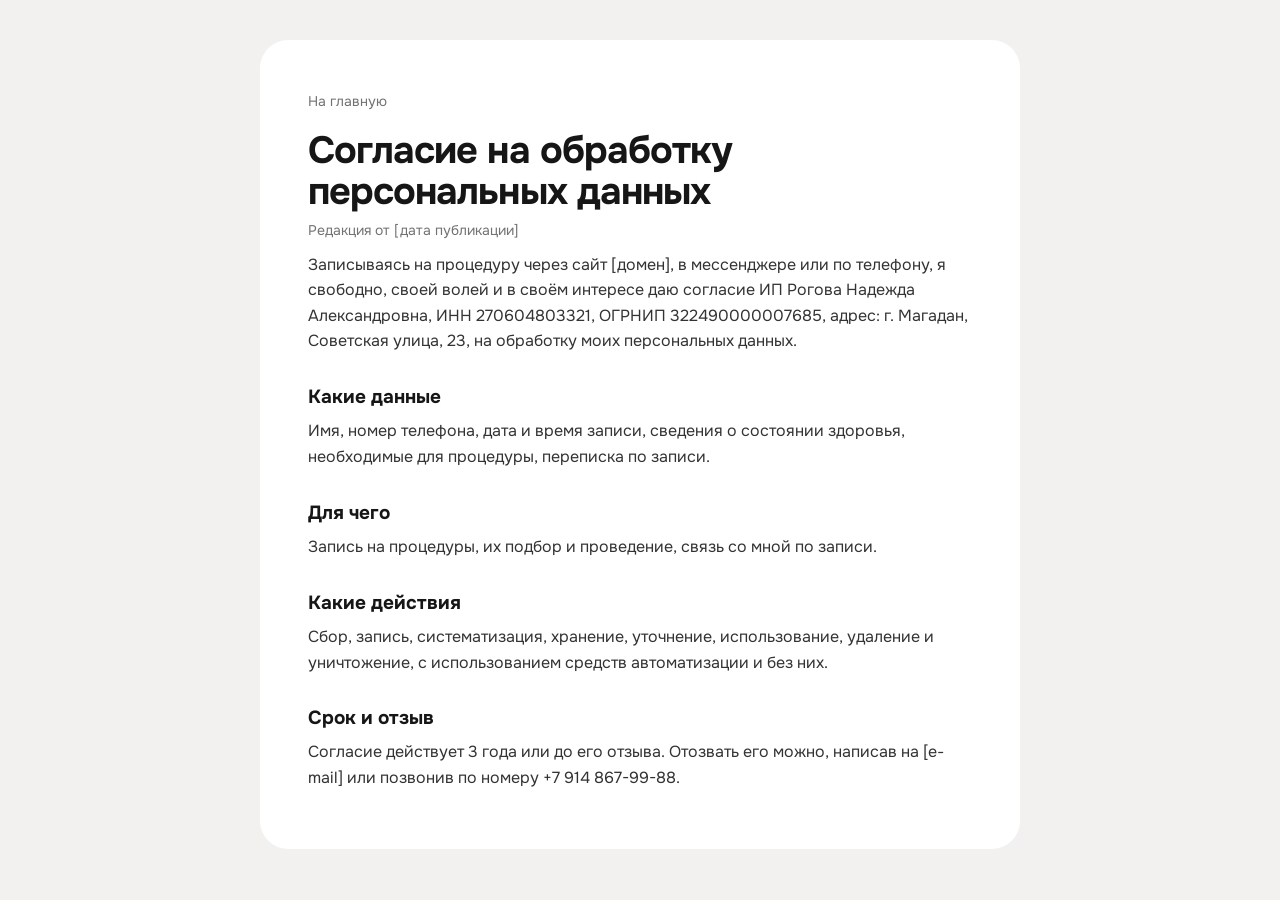
<file: consent.html>
<!doctype html>
<html lang="ru">
<head>
<meta charset="utf-8">
<meta name="viewport" content="width=device-width, initial-scale=1">
<meta name="robots" content="noindex, nofollow">
<title>Согласие на обработку персональных данных | Хэлсипойнт</title>
<link rel="icon" href="img/favicon.png">
<link rel="stylesheet" href="https://fonts.googleapis.com/css2?family=Onest:wght@400;600;700&display=swap">
<link rel="stylesheet" href="doc.css">
</head>
<body>
<main class="doc">
  <a class="back" href="index.html">На главную</a>
  <h1>Согласие на обработку персональных данных</h1>
  <p class="upd">Редакция от [дата публикации]</p>

  <p>Записываясь на процедуру через сайт [домен], в мессенджере или по телефону, я свободно, своей волей и в своём
  интересе даю согласие ИП Рогова Надежда Александровна, ИНН 270604803321, ОГРНИП 322490000007685, адрес:
  г. Магадан, Советская улица, 23, на обработку моих персональных данных.</p>

  <h2>Какие данные</h2>
  <p>Имя, номер телефона, дата и время записи, сведения о состоянии здоровья, необходимые для процедуры, переписка по записи.</p>

  <h2>Для чего</h2>
  <p>Запись на процедуры, их подбор и проведение, связь со мной по записи.</p>

  <h2>Какие действия</h2>
  <p>Сбор, запись, систематизация, хранение, уточнение, использование, 
  удаление и уничтожение, с использованием средств автоматизации и без них.</p>

  <h2>Срок и отзыв</h2>
  <p>Согласие действует 3 года или до его отзыва. Отозвать его можно, написав на [e-mail] или позвонив
  по номеру +7 914 867-99-88.</p>
</main>
</body>
</html>
</file>
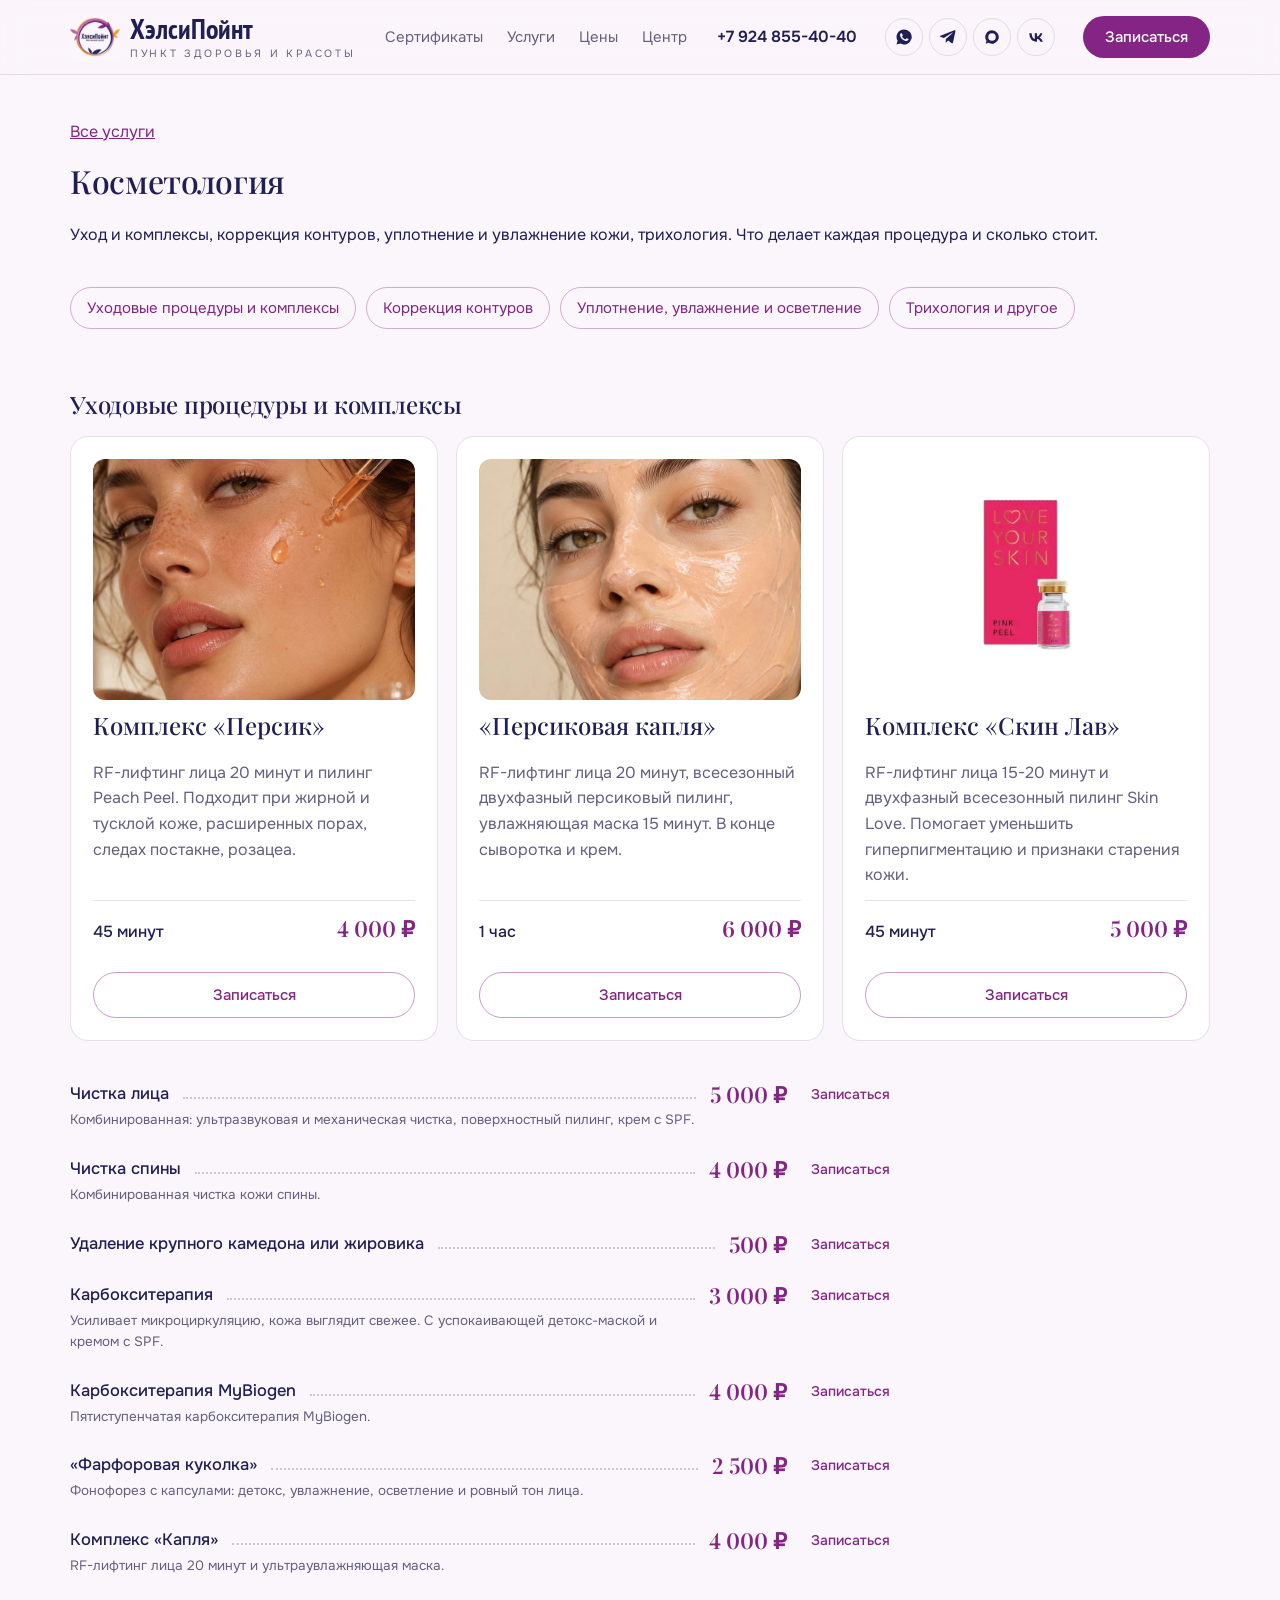
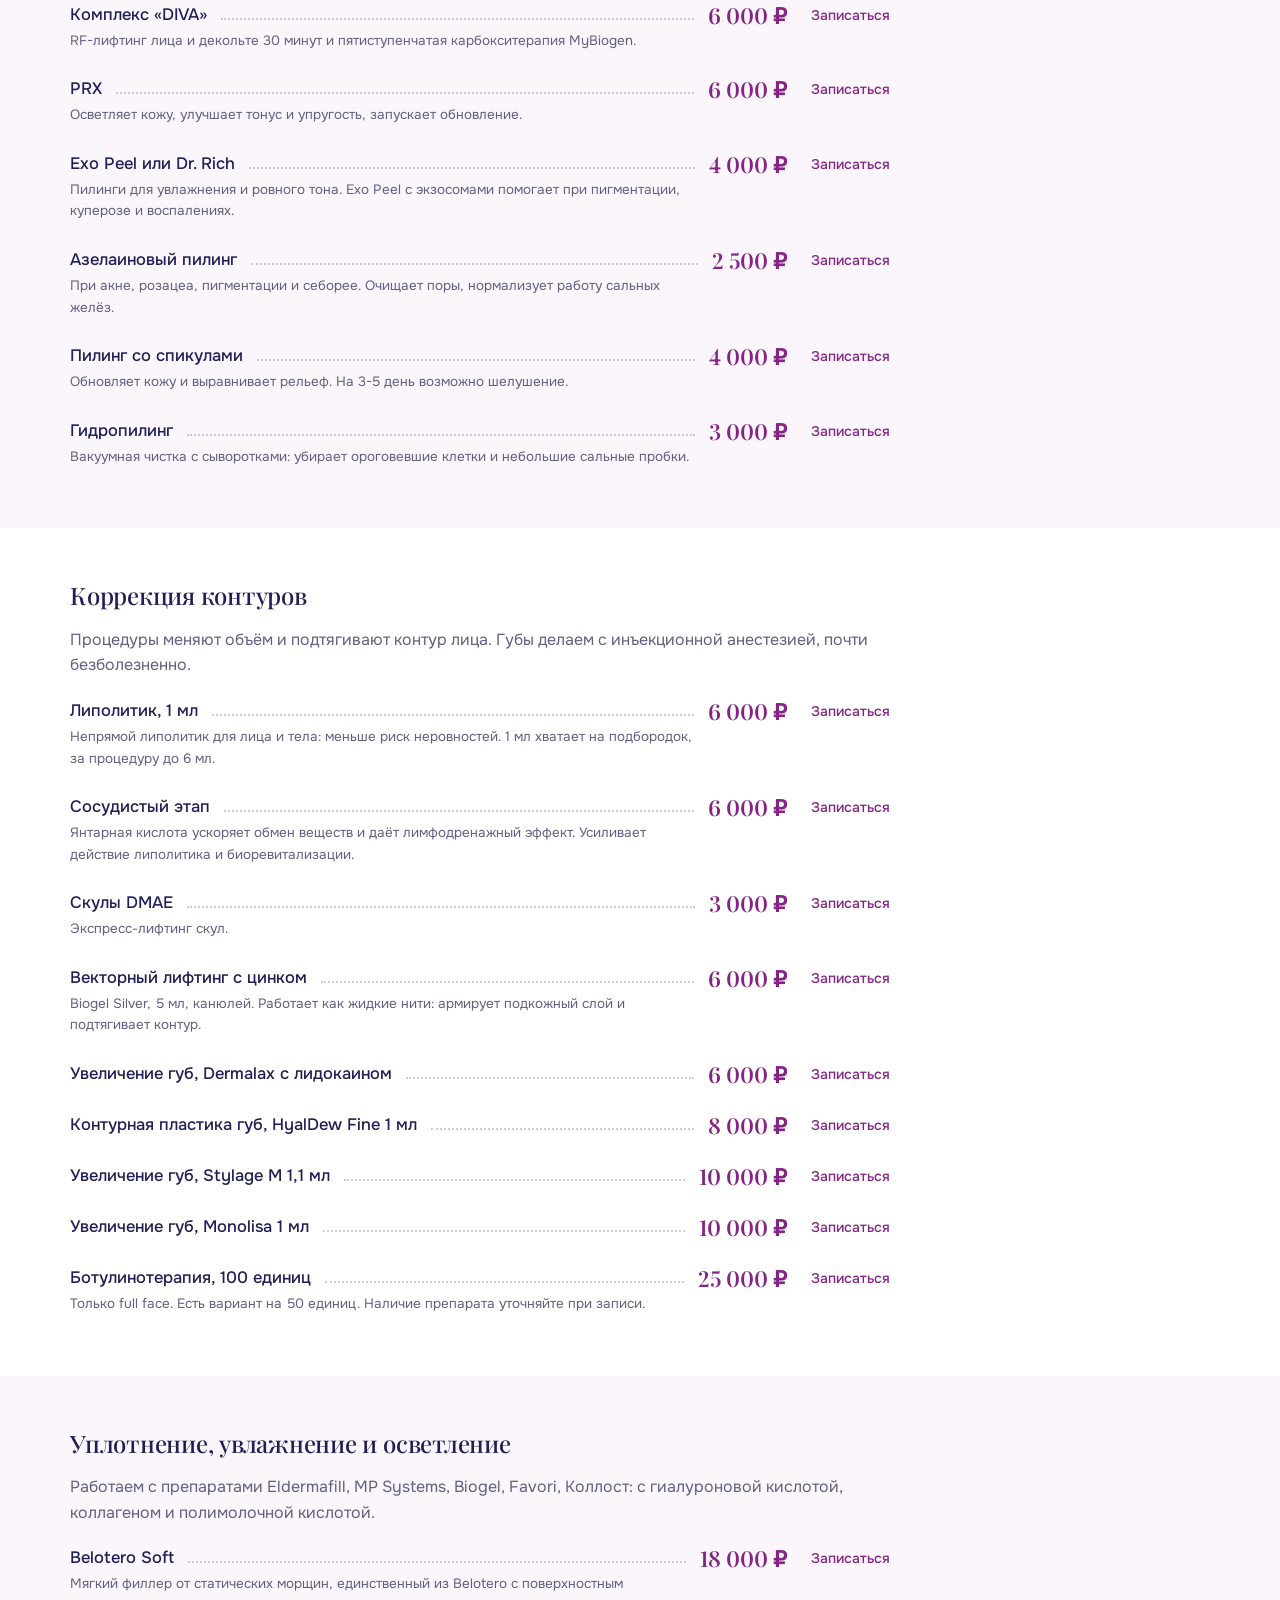
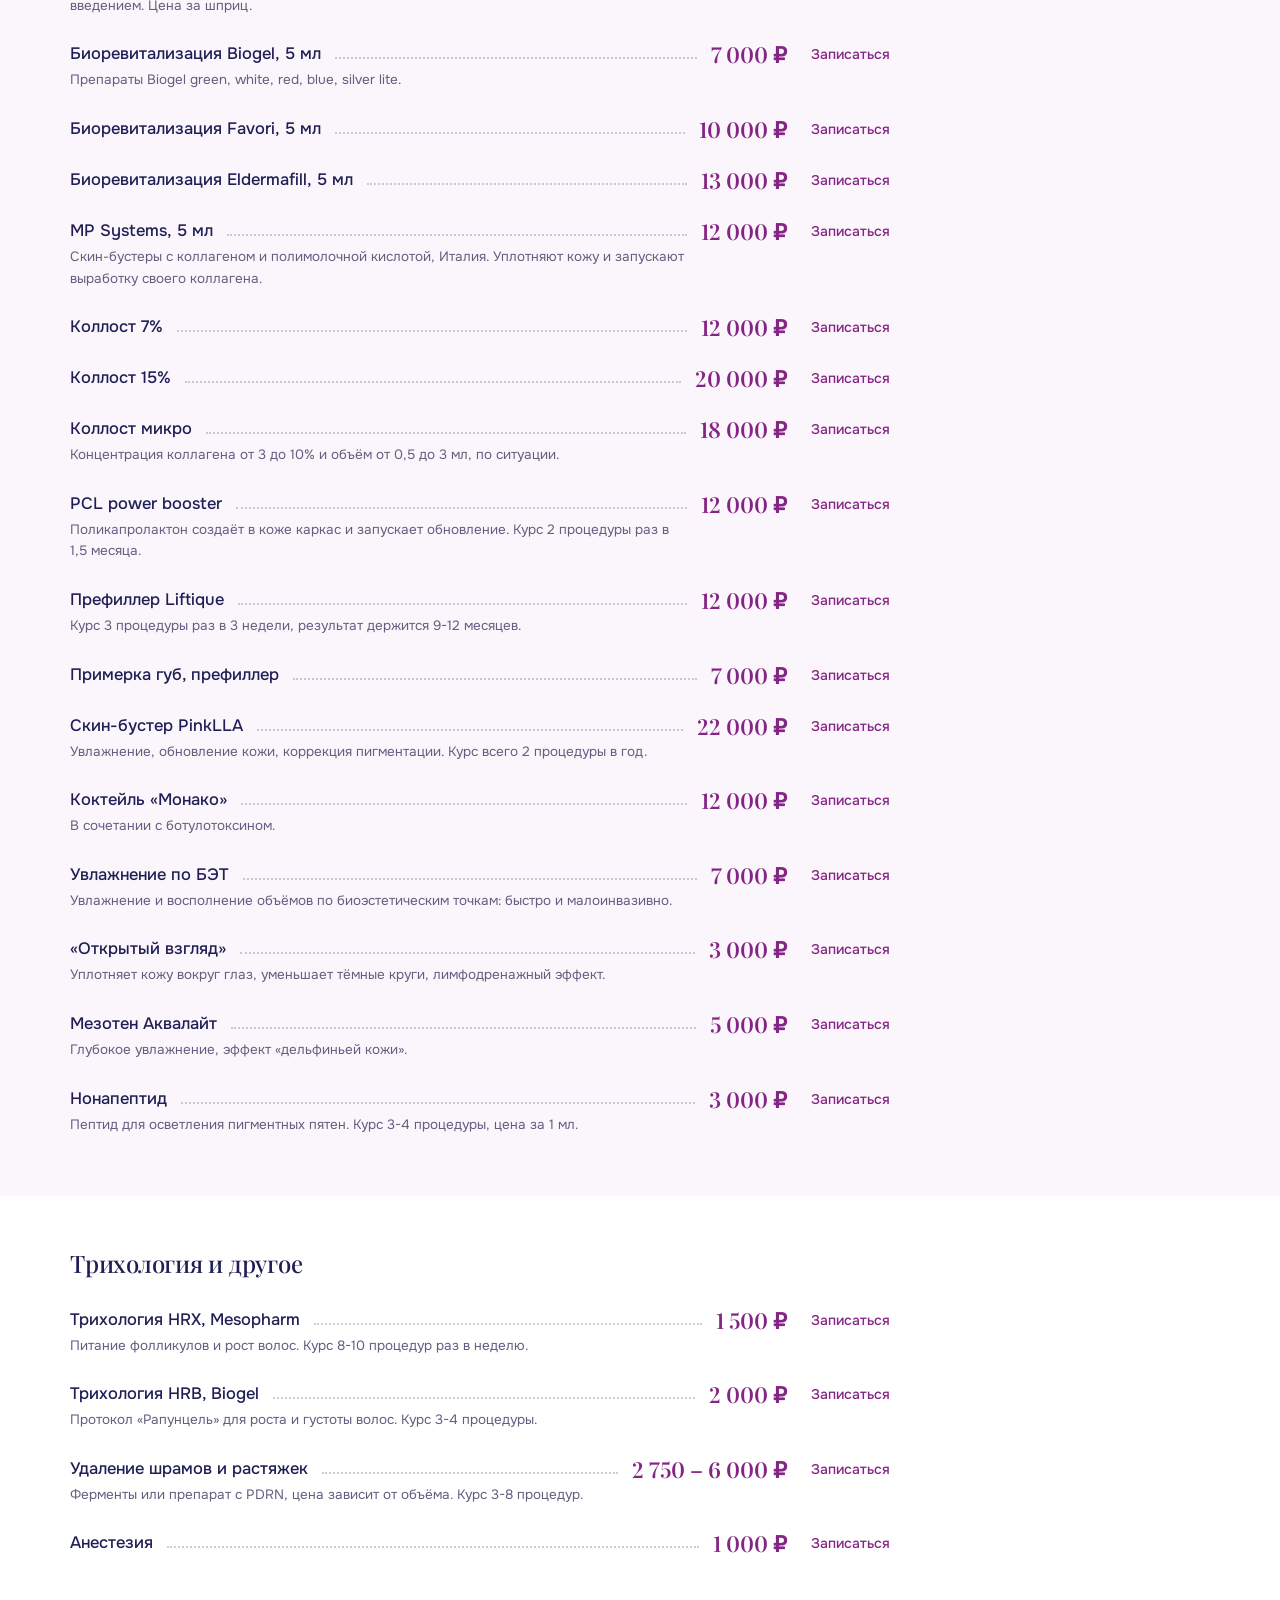
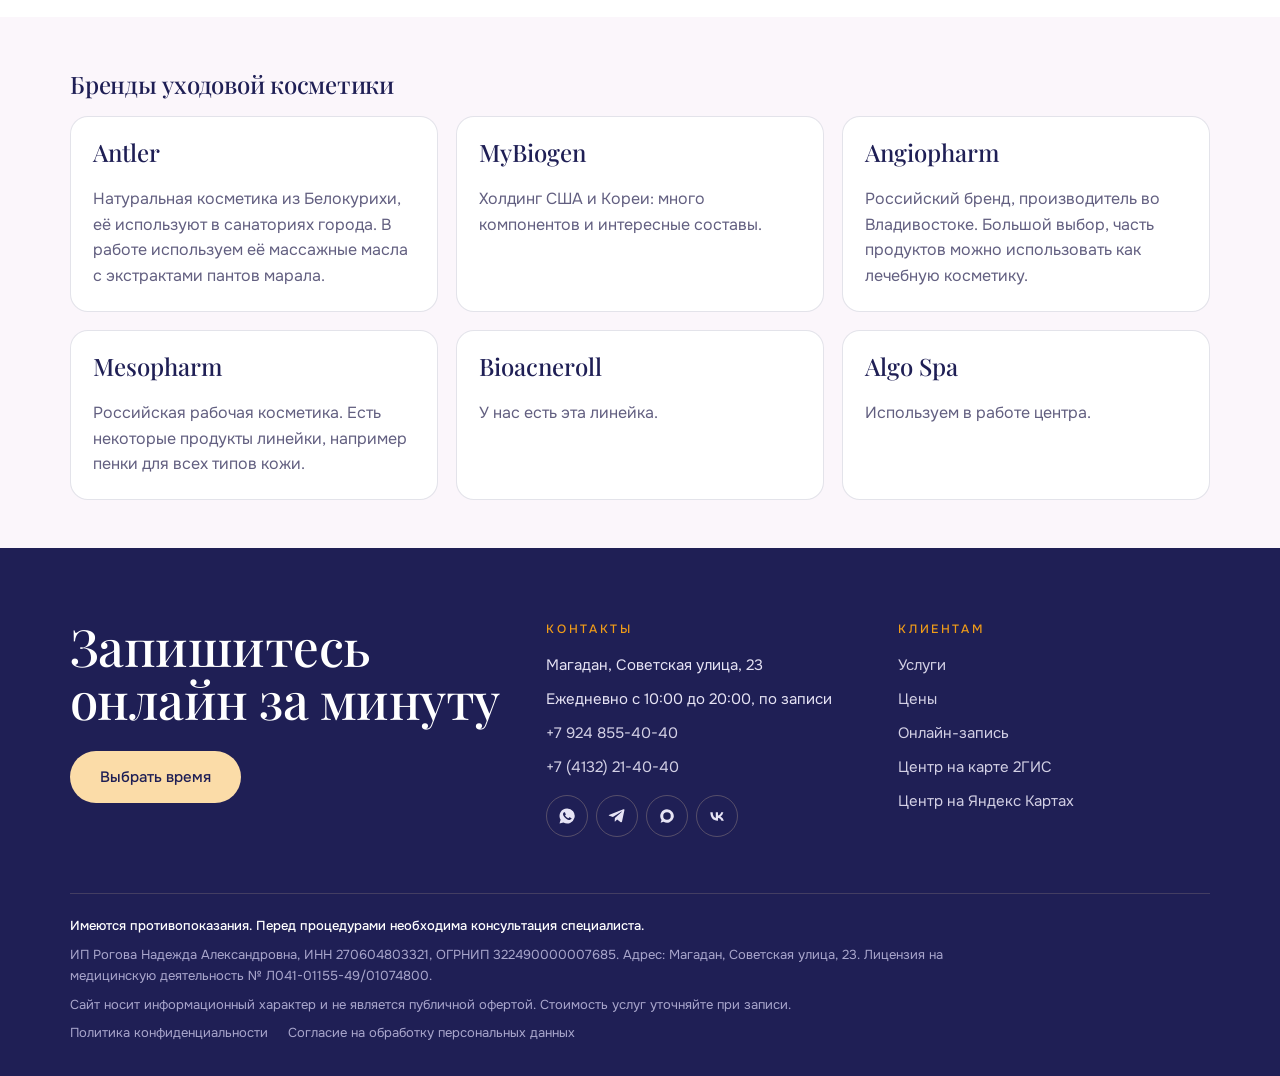
<file: cosmetics.html>
<!doctype html>
<html lang="ru">
<head>
<meta charset="utf-8">
<meta name="viewport" content="width=device-width, initial-scale=1">
<meta name="robots" content="noindex, nofollow">
<title>Косметология: ХэлсиПойнт, Магадан</title>
<meta name="description" content="Косметология в Магадане: чистки, пилинги, комплексы, биоревитализация, филлеры, ботулинотерапия, трихология. Цены и запись.">
<link rel="icon" href="img/favicon.png">
<link rel="preconnect" href="https://fonts.googleapis.com">
<link rel="stylesheet" href="https://fonts.googleapis.com/css2?family=Playfair+Display:ital,wght@0,500;0,600;1,500&family=PT+Sans+Narrow:wght@700&family=Onest:wght@400;500;600&display=swap">
<style>
/* Палитра логотипа ХэлсиПойнт: фиолетовые кнопки, тёмно-синий подвал, оранжевые акценты. Заголовки Playfair, текст Onest. */
:root {
  --bg: #fbf6fb;
  --paper: #ffffff;
  --ink: #1f1f55;
  --muted: #625f80;
  --line: rgba(31,31,85,.12);
  --wine: #842484;
  --wine-deep: #1f1f55;
  --champ: #f09c18;
  --champ-l: #fbdca8;
  --wa: #25d366; --tg: #2aabee; --vk: #0077ff;
  --f: "Onest", system-ui, -apple-system, "Segoe UI", sans-serif;
  --fd: "Playfair Display", Georgia, "Times New Roman", serif;
  --wrap: 1180px;
}
* { box-sizing: border-box }
html { scroll-behavior: smooth }
body { margin: 0; background: var(--bg); color: var(--ink); font: 400 16px/1.6 var(--f); -webkit-font-smoothing: antialiased }
img { display: block; max-width: 100% }
a { color: inherit }
button { font: inherit; color: inherit }
.wrap { max-width: var(--wrap); margin: 0 auto; padding-inline: 20px }
h1, h2, h3 { margin: 0; font-weight: 500; text-wrap: balance }
h1, h2 { font-family: var(--fd); letter-spacing: -0.01em }
.ico { width: 18px; height: 18px; flex: 0 0 auto; fill: currentColor }
.eyebrow { font-size: 12px; letter-spacing: .22em; text-transform: uppercase; color: var(--wine); font-weight: 500 }

.demo { background: var(--wine-deep); color: var(--champ-l); font-size: 12.5px; text-align: center; padding: 7px 16px }

header { position: sticky; top: 0; z-index: 30; background: rgba(251,246,251,.9); backdrop-filter: blur(12px); border-bottom: 1px solid var(--line) }
.bar { display: flex; align-items: center; gap: 28px; height: 74px }
.logo { text-decoration: none; display: grid; gap: 4px; line-height: 1; margin-right: auto }
.logo b { font: 700 28px/1.05 "PT Sans Narrow", var(--f); color: var(--ink); display: block }
.logo small { font-size: 10.5px; color: var(--muted); letter-spacing: .26em; text-transform: uppercase }
nav { display: flex; gap: 24px; font-size: 15px }
nav a { text-decoration: none; color: var(--muted); transition: color .2s }
nav a:hover { color: var(--ink) }
.icons { display: flex; gap: 6px }
.icons a { width: 38px; height: 38px; border-radius: 50%; display: grid; place-items: center; border: 1px solid var(--line); transition: border-color .2s, color .2s }
.icons a:hover { border-color: var(--wine); color: var(--wine) }
@media (max-width: 960px) { nav { display: none } .bar { gap: 12px } }
@media (max-width: 560px) { .icons .vk, .bar .btn-out { display: none } .logo b { font-size: 24px } }

.btn, .btn-out { display: inline-flex; align-items: center; justify-content: center; gap: 8px; height: 52px; padding: 0 30px; border-radius: 999px; font: 500 15px var(--f); text-decoration: none; cursor: pointer; white-space: nowrap; transition: background .25s, color .25s, transform .15s, box-shadow .25s, border-color .25s }
.btn { background: var(--wine); color: var(--paper); border: 0 }
.btn:hover { background: var(--wine-deep); box-shadow: 0 10px 30px rgba(132,36,132,.25) }
.btn-out { background: transparent; color: var(--wine); border: 1px solid rgba(132,36,132,.45) }
.btn-out:hover { background: var(--wine); color: var(--paper) }
.btn:active, .btn-out:active { transform: scale(.97) }
.bar .btn-out { height: 42px; padding: 0 20px }

/* первый экран */
.hero { display: grid; grid-template-columns: minmax(0, 1.1fr) minmax(0, .9fr); gap: 56px; align-items: center; padding-block: 64px 80px }
.hero-text { display: grid; gap: 24px }
.hero h1 { font-size: clamp(48px, 6.6vw, 94px); line-height: .98; margin-left: -0.035em }
.hero h1 em { font-style: italic; color: var(--wine) }
.hero .who { margin: -4px 0 0; font: 500 clamp(18px, 1.8vw, 22px)/1.35 var(--f) }
.hero p { margin: 0; font-size: 17.5px; color: var(--muted); max-width: 32em }
.cta { display: flex; flex-wrap: wrap; gap: 12px; margin-top: 4px }
.shot { position: relative; justify-self: end; width: min(100%, 440px) }
.shot .frame { position: relative; border-radius: 18px; overflow: hidden; aspect-ratio: 4 / 5 }
.shot .frame img { width: 100%; height: 100%; object-fit: cover }
.tag { position: absolute; left: -36px; bottom: 40px; background: var(--paper); border-radius: 18px; padding: 16px 20px; display: grid; gap: 2px; box-shadow: 0 20px 40px rgba(31,31,85,.18) }
.tag b { font: 600 32px/1 var(--fd); color: var(--wine) }
.tag span { font-size: 13px; line-height: 1.3; color: var(--muted) }
@media (max-width: 900px) {
  .hero { grid-template-columns: minmax(0, 1fr); gap: 40px; padding-block: 36px 56px }
  .shot { justify-self: center; width: min(100%, 380px) }
  .tag { left: -8px }
}

.facts { display: grid; grid-template-columns: repeat(3, minmax(0, 1fr)) }
.fact { padding: 28px 28px 26px; display: grid; gap: 8px; align-content: start }
.fact:first-child { padding-left: 0 }
.fact b { font: 600 clamp(36px, 4.2vw, 54px)/1 var(--fd); color: var(--wine) }
.fact span { color: var(--muted); font-size: 15px }
@media (max-width: 720px) { .facts { grid-template-columns: minmax(0, 1fr) } .fact { padding-inline: 0; padding-block: 14px } }

section { padding-block: 96px }
.sec-head { display: grid; gap: 12px; margin-bottom: 44px }
.sec-head h2 { font-size: clamp(38px, 4.6vw, 60px); line-height: 1.02; margin-left: -0.03em }
.sec-head p { margin: 0; color: var(--muted); max-width: 38em }

/* направления */
.dirs { display: grid; grid-template-columns: repeat(3, minmax(0, 1fr)); gap: 16px }
@media (max-width: 900px) { .dirs { grid-template-columns: repeat(2, minmax(0, 1fr)) } }
@media (max-width: 520px) { .dirs { grid-template-columns: minmax(0, 1fr) } }
.dir { position: relative; background: var(--paper); border: 1px solid var(--line); border-radius: 18px; overflow: hidden; display: flex; flex-direction: column; text-align: left; padding: 0; cursor: pointer; transition: border-color .3s, box-shadow .3s }
.dir:hover { border-color: rgba(132,36,132,.35); box-shadow: 0 14px 34px rgba(31,31,85,.10) }
.dir .ph { aspect-ratio: 4 / 3; overflow: hidden }
.dir .ph img { width: 100%; height: 100%; object-fit: cover; transition: transform .8s cubic-bezier(.2,.7,.2,1) }
.dir:hover .ph img { transform: scale(1.05) }
.dir .tx { padding: 18px 20px 20px; display: grid; gap: 6px }
.dir h3 { font: 500 24px/1.15 var(--fd) }
.dir p { margin: 0; color: var(--muted); font-size: 14.5px; line-height: 1.5 }
.dir .from { color: var(--wine); font-size: 14.5px; font-weight: 600; margin-top: 4px }

/* программы для двоих: тёмный блок */
.duo-sec { background: var(--wine-deep); color: var(--paper) }
.duo-sec .eyebrow { color: var(--champ) }
.duo-sec .sec-head p { color: #c9c6e6 }
.duo { display: grid; grid-template-columns: repeat(4, minmax(0, 1fr)); gap: 14px }
@media (max-width: 960px) { .duo { grid-template-columns: repeat(2, minmax(0, 1fr)) } }
@media (max-width: 520px) { .duo { grid-template-columns: minmax(0, 1fr) } }
.prog { position: relative; border: 1px solid rgba(251,220,168,.22); border-radius: 18px; padding: 26px 24px; display: flex; flex-direction: column; align-items: flex-start; gap: 10px; background: rgba(255,255,255,.03) }
.prog.top { border-color: var(--champ); background: rgba(184,154,122,.10) }
.prog .n { font-size: 12px; letter-spacing: .2em; text-transform: uppercase; color: var(--champ) }
.prog h3 { font: 500 26px/1.1 var(--fd) }
.prog .sum { font: 600 30px/1 var(--fd); color: var(--champ-l) }
.prog p { margin: 0 0 12px; color: #c9c6e6; font-size: 14.5px }
.prog .btn-out { margin-top: auto; height: 44px; padding: 0 22px; color: var(--paper); border-color: rgba(251,220,168,.45) }
.prog .btn-out:hover { background: var(--champ); border-color: var(--champ); color: var(--wine-deep) }

/* прайс узкой колонкой: название и цена связаны точечной линией */
.tabs { display: flex; gap: 6px; flex-wrap: wrap; margin-bottom: 26px }
.tabs button { border: 1px solid var(--line); background: transparent; height: 40px; padding: 0 18px; border-radius: 999px; font-size: 14.5px; cursor: pointer; white-space: nowrap; color: var(--muted); transition: background .2s, color .2s, border-color .2s }
.tabs button:hover { color: var(--ink); border-color: rgba(31,31,85,.3) }
.tabs button[aria-selected="true"] { background: var(--wine); border-color: var(--wine); color: var(--paper) }
.plist { max-width: 820px }
.pr { display: grid; grid-template-columns: auto minmax(28px, 1fr) auto auto; column-gap: 14px; align-items: start; padding-block: 13px }
.pr .nm { max-width: 30em; font-weight: 500; font-size: 16.5px; line-height: 1.45 }
.pr small { grid-column: 1 / 3; grid-row: 2; color: var(--muted); font-size: 13.5px; margin-top: 2px }
.pr .lead { height: 17px; border-bottom: 2px dotted rgba(31,31,85,.22) }
.pr .sum { font: 600 22px/24px var(--fd); color: var(--wine); white-space: nowrap; font-variant-numeric: lining-nums tabular-nums }
.pr button { border: 0; background: none; color: var(--muted); font-size: 14px; line-height: 24px; cursor: pointer; padding: 0; margin-left: 10px; border-bottom: 1px solid transparent; transition: color .2s, border-color .2s }
.pr button:hover { color: var(--wine); border-color: var(--wine) }
@media (max-width: 600px) { .pr { grid-template-columns: minmax(0, auto) minmax(16px, 1fr) auto; row-gap: 4px } .pr small { grid-column: 1 / -1 } .pr button { grid-column: 1; grid-row: 3; margin-left: 0; justify-self: start } }
.p-note { margin: 20px 0 0; font-size: 13.5px; color: var(--muted); max-width: 820px }

/* атмосфера */
.gal { display: grid; grid-template-columns: 1fr 1.4fr 1fr; grid-template-rows: 1fr 1fr; gap: 12px; height: 560px }
.gal div { border-radius: 18px; overflow: hidden }
.gal div:first-child { grid-row: span 2 } .gal div:nth-child(3) { grid-column: 3; grid-row: 1 / 3 } .gal div:nth-child(4) { grid-column: 2; grid-row: 2 }
.gal img { width: 100%; height: 100%; object-fit: cover; transition: transform .8s cubic-bezier(.2,.7,.2,1) }
.gal div:hover img { transform: scale(1.04) }
@media (max-width: 760px) { .gal { grid-template-columns: 1fr 1fr; grid-template-rows: 260px 200px; height: auto } .gal div:nth-child(n) { grid-column: auto; grid-row: auto } }

.steps { display: grid; grid-template-columns: repeat(3, minmax(0, 1fr)); gap: 40px }
@media (max-width: 800px) { .steps { grid-template-columns: minmax(0, 1fr); gap: 28px } }
.step { display: grid; gap: 10px; align-content: start }
.step .n { font: 600 15px/1 var(--f); color: var(--wine); letter-spacing: .08em }
.step h3 { font-size: 19px; font-weight: 500 }
.step p { margin: 0; color: var(--muted) }

footer { background: var(--wine-deep); color: #e7e4f5; padding-block: 72px 32px }
footer a { color: inherit }
.f-top { display: grid; grid-template-columns: 1.4fr 1fr 1fr; gap: 40px; align-items: start }
@media (max-width: 860px) { .f-top { grid-template-columns: minmax(0, 1fr) } }
.f-top h2 { font-size: clamp(36px, 4vw, 52px); line-height: 1.04; color: var(--paper) }
.f-top .btn { margin-top: 24px; background: var(--champ-l); color: var(--wine-deep) }
.f-top .btn:hover { background: var(--paper) }
.fcol { display: grid; gap: 10px; font-size: 15px; align-content: start }
.fcol h4 { margin: 0 0 4px; font-size: 12px; letter-spacing: .22em; text-transform: uppercase; color: var(--champ); font-weight: 500 }
.fcol a { text-decoration: none; opacity: .9 }
.fcol a:hover { opacity: 1; color: var(--champ-l) }
.soc { display: flex; gap: 8px; margin-top: 6px }
.soc a { width: 42px; height: 42px; border-radius: 50%; display: grid; place-items: center; border: 1px solid rgba(251,220,168,.25); opacity: 1 }
.soc a:hover { border-color: var(--champ); color: var(--champ-l) }
.legal { border-top: 1px solid rgba(251,220,168,.16); margin-top: 56px; padding-top: 22px; display: grid; gap: 8px; font-size: 13px; color: #a9a6cc }
.legal p { margin: 0; max-width: 72em }
.legal strong { color: var(--paper); font-weight: 500 }
.legal nav { display: flex; gap: 20px; flex-wrap: wrap; font-size: 13px }
.legal nav a { color: #a9a6cc }

/* окно записи */
.sheet-bg { position: fixed; inset: 0; background: rgba(31,31,85,.45); z-index: 50; opacity: 0; pointer-events: none; transition: opacity .25s }
.sheet { position: fixed; left: 50%; bottom: 0; z-index: 51; width: min(440px, 100%); transform: translate(-50%, 104%); background: var(--paper); border-radius: 24px 24px 0 0; padding: 22px 22px calc(22px + env(safe-area-inset-bottom, 0px)); transition: transform .35s cubic-bezier(.2,.8,.2,1) }
@media (min-width: 700px) { .sheet { bottom: 50%; border-radius: 24px; transform: translate(-50%, 60%) scale(.96); opacity: 0; transition: transform .3s cubic-bezier(.2,.8,.2,1), opacity .25s } }
.open .sheet-bg { opacity: 1; pointer-events: auto }
.sheet { pointer-events: none } .open .sheet { pointer-events: auto } /* скрытое окно не должно ловить мышь */
.open .sheet { transform: translate(-50%, 0) }
@media (min-width: 700px) { .open .sheet { transform: translate(-50%, 50%) scale(1); opacity: 1 } }
.sheet-top { display: flex; gap: 12px; align-items: start; margin-bottom: 18px }
.sheet-top b { display: block; font: 500 26px/1.15 var(--fd); margin-top: 4px }
.x { margin-left: auto; width: 36px; height: 36px; border-radius: 50%; border: 1px solid var(--line); background: transparent; cursor: pointer; font-size: 16px; line-height: 1; flex: 0 0 auto }
.via { display: grid; gap: 8px }
.via a, .via button { display: flex; align-items: center; gap: 12px; height: 54px; padding: 0 16px; border-radius: 999px; border: 1px solid var(--line); background: transparent; text-decoration: none; font-weight: 500; font-size: 16px; cursor: pointer; transition: border-color .2s, background .2s }
.via a:hover, .via button:hover { border-color: var(--wine); background: rgba(132,36,132,.04) }
.via .badge { width: 32px; height: 32px; border-radius: 50%; display: grid; place-items: center; color: #fff }
.via .hint { margin-left: auto; color: var(--muted); font-weight: 400; font-size: 13px }
.note { font-size: 12.5px; color: var(--muted); margin: 14px 0 0 }
.note a { color: var(--muted) }
.toast { position: fixed; left: 50%; top: 18px; transform: translate(-50%, -80px); background: var(--wine); color: var(--paper); padding: 10px 18px; border-radius: 999px; z-index: 60; font-size: 14px; transition: transform .3s }
.toast.on { transform: translate(-50%, 0) }

.mbar { display: none }
@media (max-width: 680px) {
  .mbar { display: flex; gap: 8px; position: fixed; left: 12px; right: 12px; bottom: calc(env(safe-area-inset-bottom, 0px) + 12px); z-index: 40 }
  .mbar .btn { flex: 1; height: 54px; box-shadow: 0 10px 28px rgba(31,31,85,.3) }
  .mbar .sq { flex: 0 0 54px; height: 54px; border-radius: 50%; display: grid; place-items: center; color: #fff; box-shadow: 0 10px 28px rgba(31,31,85,.3) }
  footer { padding-bottom: 100px }
}

/* наклон за курсором */
.tilt { will-change: transform; transition: transform .5s cubic-bezier(.2,.7,.2,1) }
.tilt.moving { transition: transform .08s linear }
.tilt::after { content: ""; position: absolute; inset: 0; border-radius: inherit; pointer-events: none; opacity: 0; transition: opacity .3s;
  background: radial-gradient(circle 240px at var(--gx, 50%) var(--gy, 50%), rgba(255,255,255,.22), transparent 60%) }
.tilt.moving::after { opacity: 1 }

/* проявление: быстро, шапка раздела целиком */
.js .rise { opacity: 0; transform: translateY(18px); transition: opacity .5s ease, transform .5s cubic-bezier(.2,.7,.2,1) }
.js .rise.in { opacity: 1; transform: none }
.js .unblur { opacity: 0; filter: blur(6px); transform: translateY(6px); transition: opacity .3s ease, filter .3s ease, transform .3s cubic-bezier(.2,.7,.2,1) }
.js .unblur.in { opacity: 1; filter: blur(0); transform: none }
@keyframes up { from { opacity: 0; transform: translateY(22px) } to { opacity: 1; transform: none } }
@keyframes clear { from { opacity: 0; filter: blur(10px) } to { opacity: 1; filter: blur(0) } }
.hero-text > * { animation: up .7s cubic-bezier(.2,.7,.2,1) both }
.hero h1 { animation: clear .7s ease both }
.hero-text > *:nth-child(2) { animation-delay: .15s } .hero-text > *:nth-child(3) { animation-delay: .25s } .hero-text > *:nth-child(4) { animation-delay: .35s }
.shot .frame img { animation: clear .9s ease .1s both }
@media (prefers-reduced-motion: reduce) {
  *, *::before, *::after { animation: none !important; transition: none !important }
  .js .rise, .js .unblur { opacity: 1; transform: none; filter: none }
}
:focus-visible { outline: 2px solid var(--wine); outline-offset: 3px }
.price-sec { background: var(--paper) }
.via .main { background: var(--wine); color: var(--paper); border-color: var(--wine) }
.via .main:hover { background: var(--wine-deep) }
.via .main .hint { color: #e7d3e7 }
.dir .ph { aspect-ratio: 4 / 3 }
.dir { text-decoration: none; color: inherit }
.dir .tx { flex: 1; display: flex; flex-direction: column }
.dir .from { margin-top: auto; padding-top: 8px; font-size: 17px }
.hphone { margin-left: auto; font-weight: 600; color: var(--ink); text-decoration: none; white-space: nowrap }
.hphone:hover { color: var(--wine) }
.bar .hbtn { height: 42px; padding: 0 22px }
.sec-head p a { color: var(--wine) }
.step-cta { display: flex; flex-wrap: wrap; gap: 10px; margin-top: 6px }
.step-cta .btn, .step-cta .btn-out { height: 42px; padding: 0 20px }
@media (min-width: 961px) and (max-width: 1180px) { .hphone { display: none } }
@media (max-width: 560px) { .bar .hbtn, .hphone { display: none } }
.pr button { padding-block: 10px; margin-block: -10px; color: var(--wine); font-weight: 500 }
@media (max-width: 600px) {
  .pr button { height: 36px; padding: 0 16px; margin: 6px 0 0; border: 1px solid rgba(132,36,132,.45); border-radius: 999px; line-height: 34px }
  .pr button:hover { background: var(--wine); color: var(--paper) }
}
@media (max-width: 760px) {
  .gal { grid-template-rows: 210px 260px 200px }
  .gal div:nth-child(4) { grid-column: 1 / -1; grid-row: 1 }
  .gal div:nth-child(1) { grid-column: 1; grid-row: 2 }
  .gal div:nth-child(3) { grid-column: 2; grid-row: 2 }
  .gal div:nth-child(2) { grid-column: 1 / -1; grid-row: 3 }
}
@media (max-width: 420px) {
  .logo small { font-size: 9.5px; letter-spacing: .1em; white-space: nowrap }
  .hero .cta a { width: 100% }
  .mbar .btn { min-width: 0; padding: 0 14px }
}
@media (max-width: 360px) { .bar .icons { display: none } }
.card { padding: 26px; gap: 0 }
.card > * + * { margin-top: 14px }
.card h3 + p { margin-top: 8px }
.card .steps-list { flex: 0 0 auto; gap: 0; margin-top: 18px; margin-bottom: 20px }
.steps-list li { padding: 9px 0; border-top: 1px solid var(--line); color: var(--ink); line-height: 1.45 }
.steps-list i { color: var(--muted); font-variant-numeric: tabular-nums }
.card .meta { margin-top: auto; padding-top: 16px; border-top: 1px solid var(--line); align-items: baseline }
.card .meta span { font-weight: 500 }
.card .meta b { font: 600 22px/1 var(--fd); color: var(--wine); font-variant-numeric: lining-nums tabular-nums }
.card .btn-out { margin-top: 16px; height: 46px }
@media (max-width: 420px) { .card { padding: 20px } }
.hero + .wrap { padding-bottom: 64px }
.spa-cards .card { display: grid; grid-row: span 5; grid-template-rows: subgrid; row-gap: 0 }
.spa-cards .card .steps-list { align-self: start }
.spa-cards .card .meta { align-self: end }
.spa-cards .spa-note:empty { margin: 0 }
.spa-cards .card p.spa-note { color: var(--muted); font-size: 15px; line-height: 1.55 }
.logo { display: flex; align-items: center; gap: 10px }
.logo-img { width: 50px; height: 50px; mix-blend-mode: multiply }
h1 em, .fact b { color: var(--wine) }
.from, .meta b { color: #b86a00 }
.trust { margin: 26px 0 0; padding: 16px 20px; border-left: 4px solid var(--champ); background: var(--paper); border-radius: 0 12px 12px 0 }
.cert-sec { background: linear-gradient(120deg, #4a1a6e, #6a2484); color: #fff }
.cert-sec .btn { background: #f09c18; color: #1f1f55; border-color: #f09c18 }
.cert-sec .btn-out { color: #fff; border-color: rgba(255,255,255,.55) }
.cert-sec h2 { color: #fff }
.slogan { background: linear-gradient(120deg, #f09c18, #f7bd5c); color: #1f1f55; padding: 52px 0 }
.slogan h2 { font: 500 clamp(30px, 4vw, 46px)/1.12 var(--fd); margin: 0 0 12px; color: #1f1f55 }
.slogan p { margin: 0; max-width: 46em; font-size: 18px }
.abon-h { font: 500 26px/1.15 var(--fd); margin: 0 0 10px; color: #fbdca8 }
.abon { margin: 0 0 24px; padding: 0; list-style: none; display: grid; gap: 10px }
.cert-imgs { display: grid; gap: 14px }
.page-banner { width: 100%; border-radius: 18px; display: block; margin-bottom: 24px }
.cert { display: grid; grid-template-columns: 1fr 1fr; gap: 40px; align-items: center }
.cert img { width: 100%; border-radius: 18px; display: block }
.steps-sec { background: #f6e9f6 }
.cert h2 { font: 500 clamp(32px, 4vw, 48px)/1.1 var(--fd); margin: 0 }
.cert p { margin: 14px 0 22px; font-size: 18px }
.page-head { padding-top: 44px; padding-bottom: 24px }
.page-head h1 { margin: 10px 0 }
.back { color: var(--wine) }
.sub { padding: 48px 0 }
.sub.alt { background: var(--paper) }
.sub h2 { margin: 0 0 12px }
.split { display: grid; grid-template-columns: 2fr 3fr; gap: 40px; align-items: start }
.split img { width: 100%; border-radius: 18px; display: block }
.cards { display: grid; grid-template-columns: repeat(auto-fill, minmax(280px, 1fr)); gap: 18px }
.card { background: var(--paper); border: 1px solid var(--line); border-radius: 18px; padding: 22px; display: flex; flex-direction: column; gap: 12px }
.card img { width: 100%; aspect-ratio: 4 / 3; object-fit: cover; border-radius: 12px; display: block }
.card h3 { font: 500 24px/1.15 var(--fd); margin: 0 }
.card p { margin: 0; color: var(--muted); flex: 1 }
.card p.spa-note { flex: 0 0 auto; color: var(--ink) }
.steps-list { list-style: none; margin: 0; padding: 0; flex: 1; display: grid; gap: 8px; align-content: start; color: var(--muted) }
.steps-list li { display: flex; justify-content: space-between; gap: 14px }
.steps-list i { font-style: normal; white-space: nowrap; color: var(--ink) }
.meta { display: flex; justify-content: space-between; gap: 12px }
.meta b { white-space: nowrap }
.cat-nav { display: flex; flex-wrap: wrap; gap: 10px; padding-bottom: 8px }
.cat-nav a { padding: 8px 16px; border: 1px solid rgba(132,36,132,.35); border-radius: 999px; color: var(--wine); text-decoration: none; font-size: 15px }
.cat-nav a:hover { background: var(--wine); color: var(--paper) }
.cat-list { margin-top: 28px }
.cat-note { max-width: 820px; margin: 0 0 8px; color: var(--muted) }
@media (max-width: 700px) { .cert, .split { grid-template-columns: 1fr; gap: 22px } .logo-img { width: 42px; height: 42px } }
@media (max-width: 560px) { .icons .mx { display: none } }
</style>
</head>
<body>

<svg width="0" height="0" style="position:absolute" aria-hidden="true">
  <symbol id="i-wa" viewBox="0 0 24 24"><path d="M12 2a9.9 9.9 0 0 0-8.5 15L2 22l5.2-1.4A10 10 0 1 0 12 2Zm5.4 14c-.2.6-1.3 1.2-1.8 1.3-.5 0-1 .2-3.2-.7-2.7-1.1-4.4-3.9-4.6-4.1-.1-.2-1.1-1.5-1.1-2.8 0-1.4.7-2 1-2.3.2-.3.5-.3.7-.3h.5c.2 0 .4 0 .6.5l.8 2c.1.2.1.4 0 .5l-.3.5-.4.4c-.1.1-.3.3-.1.6.2.3.8 1.2 1.6 1.9 1.1 1 2 1.3 2.3 1.4.3.2.5.1.6 0l.9-1c.2-.3.4-.2.6-.1l1.9.9c.3.1.5.2.5.3.1.2.1.8-.1 1.4Z"/></symbol>
  <symbol id="i-tg" viewBox="0 0 24 24"><path d="m21.9 4.4-3.2 15c-.2 1.1-.9 1.3-1.7.8l-4.8-3.5-2.3 2.2c-.3.3-.5.5-1 .5l.3-4.9 8.9-8c.4-.4-.1-.6-.6-.2l-11 6.9-4.7-1.5c-1-.3-1-1 .2-1.5L20.5 3c.9-.3 1.7.2 1.4 1.4Z"/></symbol>
  <symbol id="i-vk" viewBox="0 0 24 24"><path d="M12.9 18.2C6.8 18.2 3.3 14 3.1 7h3.1c.1 5.1 2.4 7.3 4.2 7.7V7h2.9v4.4c1.8-.2 3.7-2.2 4.3-4.4h2.9a8.6 8.6 0 0 1-3.9 5.6 9 9 0 0 1 4.6 5.6h-3.2a5.6 5.6 0 0 0-4.7-4v4h-.4Z"/></symbol>
  <symbol id="i-tel" viewBox="0 0 24 24"><path d="M6.6 10.8a15.1 15.1 0 0 0 6.6 6.6l2.2-2.2c.3-.3.7-.4 1-.2 1.1.4 2.3.6 3.6.6.6 0 1 .4 1 1V20c0 .6-.4 1-1 1A17 17 0 0 1 3 4c0-.6.4-1 1-1h3.5c.6 0 1 .4 1 1 0 1.2.2 2.4.6 3.6.1.3 0 .7-.2 1l-2.3 2.2Z"/></symbol>
  <symbol id="i-cal" viewBox="0 0 24 24"><path d="M7 2h2v2h6V2h2v2h3a1 1 0 0 1 1 1v15a1 1 0 0 1-1 1H4a1 1 0 0 1-1-1V5a1 1 0 0 1 1-1h3V2Zm12 8H5v9h14v-9ZM7 12h4v4H7v-4Z"/></symbol>
  <symbol id="i-max" viewBox="0 0 24 24"><path fill-rule="evenodd" d="M12 3a9 9 0 1 1-4.6 16.7L3.5 21l1.2-3.8A9 9 0 0 1 12 3Zm0 4a5 5 0 1 0 0 10 5 5 0 0 0 0-10Z"/></symbol>
</svg>


<header>
  <div class="wrap bar">
    <a class="logo" href="index.html"><img class="logo-img" src="img/logo.png" alt=""><span><b>ХэлсиПойнт</b><small>пункт здоровья и красоты</small></span></a>
    <nav aria-label="Разделы"><a href="index.html#cert">Сертификаты</a><a href="index.html#dirs">Услуги</a><a href="index.html#prices">Цены</a><a href="index.html#studio">Центр</a></nav>
    <a class="hphone" href="tel:+79248554040">+7 924 855-40-40</a>
    <div class="icons">
      <a href="https://wa.me/79248554040" target="_blank" rel="noopener" aria-label="WhatsApp"><svg class="ico"><use href="#i-wa"/></svg></a>
      <a href="https://t.me/healthypoint_magadan" target="_blank" rel="noopener" aria-label="Telegram"><svg class="ico"><use href="#i-tg"/></svg></a>
      <a class="mx" href="https://max.ru/channel_HealthyPoint" target="_blank" rel="noopener" aria-label="Max"><svg class="ico"><use href="#i-max"/></svg></a>
      <a class="vk" href="https://vk.com/massag_center" target="_blank" rel="noopener" aria-label="ВКонтакте"><svg class="ico"><use href="#i-vk"/></svg></a>
    </div>
    <a class="btn hbtn" href="https://n1212445.yclients.ru/" target="_blank" rel="noopener">Записаться</a>
  </div>
</header>

<main id="top"><div class="wrap page-head"><a class="back" href="index.html#dirs">Все услуги</a><h1>Косметология</h1><p>Уход и комплексы, коррекция контуров, уплотнение и увлажнение кожи, трихология. Что делает каждая процедура и сколько стоит.</p></div><div class="wrap cat-nav"><a href="#care">Уходовые процедуры и комплексы</a><a href="#contour">Коррекция контуров</a><a href="#hydra">Уплотнение, увлажнение и осветление</a><a href="#tricho">Трихология и другое</a></div>
<section class="sub" id="care"><div class="wrap"><h2>Уходовые процедуры и комплексы</h2><div class="cards"><article class="card"><img src="img/peach_card2.jpg" alt="" loading="lazy"><h3>Комплекс «Персик»</h3><p>RF-лифтинг лица 20 минут и пилинг Peach Peel. Подходит при жирной и тусклой коже, расширенных порах, следах постакне, розацеа.</p><div class="meta"><span>45 минут</span><b>4 000 ₽</b></div><button class="btn-out" type="button" data-book="Комплекс «Персик»">Записаться</button></article><article class="card"><img src="img/peach_mask.jpg" alt="" loading="lazy"><h3>«Персиковая капля»</h3><p>RF-лифтинг лица 20 минут, всесезонный двухфазный персиковый пилинг, увлажняющая маска 15 минут. В конце сыворотка и крем.</p><div class="meta"><span>1 час</span><b>6 000 ₽</b></div><button class="btn-out" type="button" data-book="«Персиковая капля»">Записаться</button></article><article class="card"><img src="img/p_pink.jpg" alt="" loading="lazy"><h3>Комплекс «Скин Лав»</h3><p>RF-лифтинг лица 15-20 минут и двухфазный всесезонный пилинг Skin Love. Помогает уменьшить гиперпигментацию и признаки старения кожи.</p><div class="meta"><span>45 минут</span><b>5 000 ₽</b></div><button class="btn-out" type="button" data-book="Комплекс «Скин Лав»">Записаться</button></article></div>
  <div class="plist cat-list"><div class="pr"><span class="nm">Чистка лица</span><span class="lead" aria-hidden="true"></span><span class="sum">5 000 ₽</span><button type="button" data-book="Чистка лица">Записаться</button><small>Комбинированная: ультразвуковая и механическая чистка, поверхностный пилинг, крем с SPF.</small></div><div class="pr"><span class="nm">Чистка спины</span><span class="lead" aria-hidden="true"></span><span class="sum">4 000 ₽</span><button type="button" data-book="Чистка спины">Записаться</button><small>Комбинированная чистка кожи спины.</small></div><div class="pr"><span class="nm">Удаление крупного камедона или жировика</span><span class="lead" aria-hidden="true"></span><span class="sum">500 ₽</span><button type="button" data-book="Удаление крупного камедона или жировика">Записаться</button></div><div class="pr"><span class="nm">Карбокситерапия</span><span class="lead" aria-hidden="true"></span><span class="sum">3 000 ₽</span><button type="button" data-book="Карбокситерапия">Записаться</button><small>Усиливает микроциркуляцию, кожа выглядит свежее. С успокаивающей детокс-маской и кремом с SPF.</small></div><div class="pr"><span class="nm">Карбокситерапия MyBiogen</span><span class="lead" aria-hidden="true"></span><span class="sum">4 000 ₽</span><button type="button" data-book="Карбокситерапия MyBiogen">Записаться</button><small>Пятиступенчатая карбокситерапия MyBiogen.</small></div><div class="pr"><span class="nm">«Фарфоровая куколка»</span><span class="lead" aria-hidden="true"></span><span class="sum">2 500 ₽</span><button type="button" data-book="«Фарфоровая куколка»">Записаться</button><small>Фонофорез с капсулами: детокс, увлажнение, осветление и ровный тон лица.</small></div><div class="pr"><span class="nm">Комплекс «Капля»</span><span class="lead" aria-hidden="true"></span><span class="sum">4 000 ₽</span><button type="button" data-book="Комплекс «Капля»">Записаться</button><small>RF-лифтинг лица 20 минут и ультраувлажняющая маска.</small></div><div class="pr"><span class="nm">Комплекс «DIVA»</span><span class="lead" aria-hidden="true"></span><span class="sum">6 000 ₽</span><button type="button" data-book="Комплекс «DIVA»">Записаться</button><small>RF-лифтинг лица и декольте 30 минут и пятиступенчатая карбокситерапия MyBiogen.</small></div><div class="pr"><span class="nm">PRX</span><span class="lead" aria-hidden="true"></span><span class="sum">6 000 ₽</span><button type="button" data-book="PRX">Записаться</button><small>Осветляет кожу, улучшает тонус и упругость, запускает обновление.</small></div><div class="pr"><span class="nm">Exo Peel или Dr. Rich</span><span class="lead" aria-hidden="true"></span><span class="sum">4 000 ₽</span><button type="button" data-book="Exo Peel или Dr. Rich">Записаться</button><small>Пилинги для увлажнения и ровного тона. Exo Peel с экзосомами помогает при пигментации, куперозе и воспалениях.</small></div><div class="pr"><span class="nm">Азелаиновый пилинг</span><span class="lead" aria-hidden="true"></span><span class="sum">2 500 ₽</span><button type="button" data-book="Азелаиновый пилинг">Записаться</button><small>При акне, розацеа, пигментации и себорее. Очищает поры, нормализует работу сальных желёз.</small></div><div class="pr"><span class="nm">Пилинг со спикулами</span><span class="lead" aria-hidden="true"></span><span class="sum">4 000 ₽</span><button type="button" data-book="Пилинг со спикулами">Записаться</button><small>Обновляет кожу и выравнивает рельеф. На 3-5 день возможно шелушение.</small></div><div class="pr"><span class="nm">Гидропилинг</span><span class="lead" aria-hidden="true"></span><span class="sum">3 000 ₽</span><button type="button" data-book="Гидропилинг">Записаться</button><small>Вакуумная чистка с сыворотками: убирает ороговевшие клетки и небольшие сальные пробки.</small></div></div></div></section>
<section class="sub alt" id="contour"><div class="wrap"><h2>Коррекция контуров</h2><p class="cat-note">Процедуры меняют объём и подтягивают контур лица. Губы делаем с инъекционной анестезией, почти безболезненно.</p><div class="plist"><div class="pr"><span class="nm">Липолитик, 1 мл</span><span class="lead" aria-hidden="true"></span><span class="sum">6 000 ₽</span><button type="button" data-book="Липолитик, 1 мл">Записаться</button><small>Непрямой липолитик для лица и тела: меньше риск неровностей. 1 мл хватает на подбородок, за процедуру до 6 мл.</small></div><div class="pr"><span class="nm">Сосудистый этап</span><span class="lead" aria-hidden="true"></span><span class="sum">6 000 ₽</span><button type="button" data-book="Сосудистый этап">Записаться</button><small>Янтарная кислота ускоряет обмен веществ и даёт лимфодренажный эффект. Усиливает действие липолитика и биоревитализации.</small></div><div class="pr"><span class="nm">Скулы DMAE</span><span class="lead" aria-hidden="true"></span><span class="sum">3 000 ₽</span><button type="button" data-book="Скулы DMAE">Записаться</button><small>Экспресс-лифтинг скул.</small></div><div class="pr"><span class="nm">Векторный лифтинг с цинком</span><span class="lead" aria-hidden="true"></span><span class="sum">6 000 ₽</span><button type="button" data-book="Векторный лифтинг с цинком">Записаться</button><small>Biogel Silver, 5 мл, канюлей. Работает как жидкие нити: армирует подкожный слой и подтягивает контур.</small></div><div class="pr"><span class="nm">Увеличение губ, Dermalax с лидокаином</span><span class="lead" aria-hidden="true"></span><span class="sum">6 000 ₽</span><button type="button" data-book="Увеличение губ, Dermalax с лидокаином">Записаться</button></div><div class="pr"><span class="nm">Контурная пластика губ, HyalDew Fine 1 мл</span><span class="lead" aria-hidden="true"></span><span class="sum">8 000 ₽</span><button type="button" data-book="Контурная пластика губ, HyalDew Fine 1 мл">Записаться</button></div><div class="pr"><span class="nm">Увеличение губ, Stylage M 1,1 мл</span><span class="lead" aria-hidden="true"></span><span class="sum">10 000 ₽</span><button type="button" data-book="Увеличение губ, Stylage M 1,1 мл">Записаться</button></div><div class="pr"><span class="nm">Увеличение губ, Monolisa 1 мл</span><span class="lead" aria-hidden="true"></span><span class="sum">10 000 ₽</span><button type="button" data-book="Увеличение губ, Monolisa 1 мл">Записаться</button></div><div class="pr"><span class="nm">Ботулинотерапия, 100 единиц</span><span class="lead" aria-hidden="true"></span><span class="sum">25 000 ₽</span><button type="button" data-book="Ботулинотерапия, 100 единиц">Записаться</button><small>Только full face. Есть вариант на 50 единиц. Наличие препарата уточняйте при записи.</small></div></div></div></section>
<section class="sub" id="hydra"><div class="wrap"><h2>Уплотнение, увлажнение и осветление</h2><p class="cat-note">Работаем с препаратами Eldermafill, MP Systems, Biogel, Favori, Коллост: с гиалуроновой кислотой, коллагеном и полимолочной кислотой.</p><div class="plist"><div class="pr"><span class="nm">Belotero Soft</span><span class="lead" aria-hidden="true"></span><span class="sum">18 000 ₽</span><button type="button" data-book="Belotero Soft">Записаться</button><small>Мягкий филлер от статических морщин, единственный из Belotero с поверхностным введением. Цена за шприц.</small></div><div class="pr"><span class="nm">Биоревитализация Biogel, 5 мл</span><span class="lead" aria-hidden="true"></span><span class="sum">7 000 ₽</span><button type="button" data-book="Биоревитализация Biogel, 5 мл">Записаться</button><small>Препараты Biogel green, white, red, blue, silver lite.</small></div><div class="pr"><span class="nm">Биоревитализация Favori, 5 мл</span><span class="lead" aria-hidden="true"></span><span class="sum">10 000 ₽</span><button type="button" data-book="Биоревитализация Favori, 5 мл">Записаться</button></div><div class="pr"><span class="nm">Биоревитализация Eldermafill, 5 мл</span><span class="lead" aria-hidden="true"></span><span class="sum">13 000 ₽</span><button type="button" data-book="Биоревитализация Eldermafill, 5 мл">Записаться</button></div><div class="pr"><span class="nm">MP Systems, 5 мл</span><span class="lead" aria-hidden="true"></span><span class="sum">12 000 ₽</span><button type="button" data-book="MP Systems, 5 мл">Записаться</button><small>Скин-бустеры с коллагеном и полимолочной кислотой, Италия. Уплотняют кожу и запускают выработку своего коллагена.</small></div><div class="pr"><span class="nm">Коллост 7%</span><span class="lead" aria-hidden="true"></span><span class="sum">12 000 ₽</span><button type="button" data-book="Коллост 7%">Записаться</button></div><div class="pr"><span class="nm">Коллост 15%</span><span class="lead" aria-hidden="true"></span><span class="sum">20 000 ₽</span><button type="button" data-book="Коллост 15%">Записаться</button></div><div class="pr"><span class="nm">Коллост микро</span><span class="lead" aria-hidden="true"></span><span class="sum">18 000 ₽</span><button type="button" data-book="Коллост микро">Записаться</button><small>Концентрация коллагена от 3 до 10% и объём от 0,5 до 3 мл, по ситуации.</small></div><div class="pr"><span class="nm">PCL power booster</span><span class="lead" aria-hidden="true"></span><span class="sum">12 000 ₽</span><button type="button" data-book="PCL power booster">Записаться</button><small>Поликапролактон создаёт в коже каркас и запускает обновление. Курс 2 процедуры раз в 1,5 месяца.</small></div><div class="pr"><span class="nm">Префиллер Liftique</span><span class="lead" aria-hidden="true"></span><span class="sum">12 000 ₽</span><button type="button" data-book="Префиллер Liftique">Записаться</button><small>Курс 3 процедуры раз в 3 недели, результат держится 9-12 месяцев.</small></div><div class="pr"><span class="nm">Примерка губ, префиллер</span><span class="lead" aria-hidden="true"></span><span class="sum">7 000 ₽</span><button type="button" data-book="Примерка губ, префиллер">Записаться</button></div><div class="pr"><span class="nm">Скин-бустер PinkLLA</span><span class="lead" aria-hidden="true"></span><span class="sum">22 000 ₽</span><button type="button" data-book="Скин-бустер PinkLLA">Записаться</button><small>Увлажнение, обновление кожи, коррекция пигментации. Курс всего 2 процедуры в год.</small></div><div class="pr"><span class="nm">Коктейль «Монако»</span><span class="lead" aria-hidden="true"></span><span class="sum">12 000 ₽</span><button type="button" data-book="Коктейль «Монако»">Записаться</button><small>В сочетании с ботулотоксином.</small></div><div class="pr"><span class="nm">Увлажнение по БЭТ</span><span class="lead" aria-hidden="true"></span><span class="sum">7 000 ₽</span><button type="button" data-book="Увлажнение по БЭТ">Записаться</button><small>Увлажнение и восполнение объёмов по биоэстетическим точкам: быстро и малоинвазивно.</small></div><div class="pr"><span class="nm">«Открытый взгляд»</span><span class="lead" aria-hidden="true"></span><span class="sum">3 000 ₽</span><button type="button" data-book="«Открытый взгляд»">Записаться</button><small>Уплотняет кожу вокруг глаз, уменьшает тёмные круги, лимфодренажный эффект.</small></div><div class="pr"><span class="nm">Мезотен Аквалайт</span><span class="lead" aria-hidden="true"></span><span class="sum">5 000 ₽</span><button type="button" data-book="Мезотен Аквалайт">Записаться</button><small>Глубокое увлажнение, эффект «дельфиньей кожи».</small></div><div class="pr"><span class="nm">Нонапептид</span><span class="lead" aria-hidden="true"></span><span class="sum">3 000 ₽</span><button type="button" data-book="Нонапептид">Записаться</button><small>Пептид для осветления пигментных пятен. Курс 3-4 процедуры, цена за 1 мл.</small></div></div></div></section>
<section class="sub alt" id="tricho"><div class="wrap"><h2>Трихология и другое</h2><div class="plist"><div class="pr"><span class="nm">Трихология HRX, Mesopharm</span><span class="lead" aria-hidden="true"></span><span class="sum">1 500 ₽</span><button type="button" data-book="Трихология HRX, Mesopharm">Записаться</button><small>Питание фолликулов и рост волос. Курс 8-10 процедур раз в неделю.</small></div><div class="pr"><span class="nm">Трихология HRB, Biogel</span><span class="lead" aria-hidden="true"></span><span class="sum">2 000 ₽</span><button type="button" data-book="Трихология HRB, Biogel">Записаться</button><small>Протокол «Рапунцель» для роста и густоты волос. Курс 3-4 процедуры.</small></div><div class="pr"><span class="nm">Удаление шрамов и растяжек</span><span class="lead" aria-hidden="true"></span><span class="sum">2 750 – 6 000 ₽</span><button type="button" data-book="Удаление шрамов и растяжек">Записаться</button><small>Ферменты или препарат с PDRN, цена зависит от объёма. Курс 3-8 процедур.</small></div><div class="pr"><span class="nm">Анестезия</span><span class="lead" aria-hidden="true"></span><span class="sum">1 000 ₽</span><button type="button" data-book="Анестезия">Записаться</button></div></div></div></section>
<section class="sub"><div class="wrap"><h2>Бренды уходовой косметики</h2><div class="cards"><article class="card"><h3>Antler</h3><p>Натуральная косметика из Белокурихи, её используют в санаториях города. В работе используем её массажные масла с экстрактами пантов марала.</p></article><article class="card"><h3>MyBiogen</h3><p>Холдинг США и Кореи: много компонентов и интересные составы.</p></article><article class="card"><h3>Angiopharm</h3><p>Российский бренд, производитель во Владивостоке. Большой выбор, часть продуктов можно использовать как лечебную косметику.</p></article><article class="card"><h3>Mesopharm</h3><p>Российская рабочая косметика. Есть некоторые продукты линейки, например пенки для всех типов кожи.</p></article><article class="card"><h3>Bioacneroll</h3><p>У нас есть эта линейка.</p></article><article class="card"><h3>Algo Spa</h3><p>Используем в работе центра.</p></article></div></div></section></main>

<footer id="contacts">
  <div class="wrap">
    <div class="f-top">
      <div>
        <h2>Запишитесь онлайн за&nbsp;минуту</h2>
        <a class="btn" href="https://n1212445.yclients.ru/" target="_blank" rel="noopener">Выбрать время</a>
      </div>
      <div class="fcol">
        <h4>Контакты</h4>
        <span>Магадан, Советская улица, 23</span>
        <span>Ежедневно с 10:00 до 20:00, по записи</span>
        <a href="tel:+79248554040">+7 924 855-40-40</a>
        <a href="tel:+74132214040">+7 (4132) 21-40-40</a>
        <div class="soc">
          <a href="https://wa.me/79248554040" target="_blank" rel="noopener" aria-label="WhatsApp"><svg class="ico"><use href="#i-wa"/></svg></a>
          <a href="https://t.me/healthypoint_magadan" target="_blank" rel="noopener" aria-label="Telegram"><svg class="ico"><use href="#i-tg"/></svg></a>
          <a class="mx" href="https://max.ru/channel_HealthyPoint" target="_blank" rel="noopener" aria-label="Max"><svg class="ico"><use href="#i-max"/></svg></a>
          <a href="https://vk.com/massag_center" target="_blank" rel="noopener" aria-label="ВКонтакте"><svg class="ico"><use href="#i-vk"/></svg></a>
        </div>
      </div>
      <div class="fcol">
        <h4>Клиентам</h4>
        <a href="index.html#dirs">Услуги</a>
        <a href="index.html#prices">Цены</a>
        <a href="https://n1212445.yclients.ru/" target="_blank" rel="noopener">Онлайн-запись</a>
        <a href="https://2gis.ru/magadan/firm/70000001074185183" target="_blank" rel="noopener">Центр на карте 2ГИС</a>
        <a href="https://yandex.ru/maps/79/magadan/search/%D0%A5%D1%8D%D0%BB%D1%81%D0%B8%D0%BF%D0%BE%D0%B9%D0%BD%D1%82%20%D0%A1%D0%BE%D0%B2%D0%B5%D1%82%D1%81%D0%BA%D0%B0%D1%8F%2023/" target="_blank" rel="noopener">Центр на Яндекс Картах</a>
      </div>
    </div>
    <div class="legal">
      <p><strong>Имеются противопоказания. Перед процедурами необходима консультация специалиста.</strong></p>
      <p>ИП Рогова Надежда Александровна, ИНН 270604803321, ОГРНИП 322490000007685. Адрес: Магадан, Советская улица, 23. Лицензия на медицинскую деятельность № Л041-01155-49/01074800.</p>
      <p>Сайт носит информационный характер и не является публичной офертой. Стоимость услуг уточняйте при записи.</p>
      <nav aria-label="Документы"><a href="privacy.html">Политика конфиденциальности</a><a href="consent.html">Согласие на обработку персональных данных</a></nav>
    </div>
  </div>
</footer>

<div class="mbar">
  <a class="btn" href="https://n1212445.yclients.ru/" target="_blank" rel="noopener">Записаться онлайн</a>
  <a class="sq" style="background:var(--wa)" href="https://wa.me/79248554040" target="_blank" rel="noopener" aria-label="WhatsApp"><svg class="ico"><use href="#i-wa"/></svg></a>
  <a class="sq" style="background:var(--wine)" href="tel:+79248554040" aria-label="Позвонить"><svg class="ico"><use href="#i-tel"/></svg></a>
</div>

<div id="order" aria-hidden="true">
  <div class="sheet-bg" data-close></div>
  <div class="sheet" role="dialog" aria-modal="true" aria-labelledby="o-name">
    <div class="sheet-top">
      <b id="o-name"></b>
      <button class="x" data-close aria-label="Закрыть">&#x2715;</button>
    </div>
    <div class="via">
      <a class="main" href="https://n1212445.yclients.ru/" target="_blank" rel="noopener"><span class="badge" style="background:rgba(255,255,255,.15)"><svg class="ico"><use href="#i-cal"/></svg></span>Онлайн-запись<span class="hint">выбрать время</span></a>
      <a id="o-wa" target="_blank" rel="noopener"><span class="badge" style="background:var(--wa)"><svg class="ico"><use href="#i-wa"/></svg></span>WhatsApp<span class="hint">текст уже готов</span></a>
      <button id="o-tg" type="button"><span class="badge" style="background:var(--tg)"><svg class="ico"><use href="#i-tg"/></svg></span>Telegram<span class="hint">скопируем текст</span></button>
      <a href="tel:+79248554040"><span class="badge" style="background:var(--wine)"><svg class="ico"><use href="#i-tel"/></svg></span>Позвонить<span class="hint">+7 924 855-40-40</span></a>
    </div>
    <p class="note">Записываясь, вы соглашаетесь с <a href="privacy.html">политикой конфиденциальности</a> и <a href="consent.html">обработкой персональных данных</a>.</p>
  </div>
</div>
<div class="toast" id="toast"></div>

<script>
document.documentElement.classList.add("js");
// Направления и цены: из онлайн-записи студии в YCLIENTS (октябрь 2026). Цена «от» - минимальная среди мастеров.
const YCL = "https://n1212445.yclients.ru/";
const DIRS = [
  { img: "massage.jpg", href: "massage.html", name: "Ручной массаж", text: "От 20 минут на шею и плечи до 2 часов всего тела. Медовый и детский массаж.", from: 1600 },
  { img: "mader.jpg", href: "massage.html#madero", name: "Мадеротерапия", text: "Массаж деревянными инструментами для тела и лица, от 30 до 120 минут.", from: 2000 },
  { img: "lpg.jpg", href: "apparatus.html", name: "Аппаратный массаж, LPG", text: "RF-лифтинг, кавитация, вакуум с RF, лазерный липолиз, биотоки, LPG. Как работает каждый.", from: 1600 },
  { img: "wrap2.jpg", tab: "Обёртывание", name: "Обёртывание и прессотерапия", text: "Обёртывание в термоодеяле, прессотерапия ног или всего тела.", from: 1090 },
  { img: "spa.jpg", href: "spa.html", name: "SPA-программы", text: "13 программ: «Ягодный десерт», «Медовая история», «DETOX» и другие. Состав и время каждой.", from: 2500 },
  { img: "peach_card2.jpg", tab: "Чистки и уход", name: "Чистки и пилинги", text: "Чистка лица и спины, карбокситерапия, розовый пилинг, PRX.", from: 2500 },
  { img: "face.jpg", href: "cosmetics.html", name: "Косметология", text: "Уходовые комплексы, коррекция контуров, биоревитализация и скин-бустеры, филлеры, трихология.", from: 500 },
  { img: "brows.jpg", tab: "Брови и ресницы", name: "Брови и ресницы", text: "Коррекция, окрашивание, долговременная укладка, ламинирование ресниц.", from: 1000 },
  { img: "pierce.jpg", tab: "Пирсинг", name: "Пирсинг", text: "Мочка уха, хрящ, бровь, нос, губы, пупок. Серёжка из медицинской стали уже включена.", from: 2000 },
];
const PRICES = {
  "Массаж": [
    ["Шейно-воротниковая зона, 20 минут", 1600],
    ["Массаж 30 минут", 2000],
    ["Массаж 60 минут", 3500],
    ["Массаж 90 минут", 5500],
    ["Массаж лица", 3300],
    ["Детский массаж, 5-12 лет", 2000],
  ],
  "Мадеротерапия": [
    ["Мадеротерапия 30 минут", 2000],
    ["Мадеротерапия 60 минут", 3500],
    ["Мадеротерапия лица, 60 минут", 3300],
    ["Мадеротерапия 90 минут", 5500],
  ],
  "Аппаратный, LPG": [
    ["Лазерный липолиз", 500],
    ["Кавитация, 20 минут", 1600],
    ["RF-лифтинг или вакуум, 20 минут", 1600],
    ["LPG-массаж", 2800],
  ],
  "Обёртывание": [
    ["Обёртывание в термоодеяле", 3300],
  ],
  "Прессотерапия": [
    ["Прессотерапия 20 минут", 1090],
    ["Прессотерапия всего тела, 30 минут", 1590],
  ],
  "SPA": [
    ["SPA для ножек или для ручек", 2500],
    ["Для мужчин: массаж и прессотерапия", 4000],
    ["Массаж, обёртывание и прессотерапия", 6000],
    ["SPA-программа «Ягодный десерт»", 7000],
    ["Массаж тела и лица, обёртывание, прессотерапия", 9000],
  ],
  "Чистки и уход": [
    ["«Фарфоровая куколка»", 2500],
    ["Карбокситерапия", 3000],
    ["Гидропилинг", 3000],
    ["Чистка лица", 5000],
    ["Розовый пилинг", 5000],
  ],
  "Брови и ресницы": [
    ["Коррекция бровей: подростковая, мужская", 1000],
    ["Окрашивание бровей", 1200],
    ["Долговременная укладка бровей", 1500],
    ["Окрашивание и коррекция", 2000],
    ["Ламинирование ресниц", 2200],
    ["Ламинирование и окрашивание ресниц", 2700],
    ["Комплекс: брови и ламинирование ресниц", 4500],
  ],
  "Пирсинг": [
    ["Мочка уха, 1 прокол", 2000],
    ["Мочка уха, 2 прокола", 3000],
    ["Губы: лабрет, мадонна, медуза", 3000],
    ["Трагус, бровь, крыло носа, септум, хеликс", 3500],
    ["Мочка уха, 3 прокола", 4500],
    ["Пупок, язык, индастриал", 4500],
  ],
};
const WA = "79248554040";
const rub = n => n.toLocaleString("ru-RU") + " ₽";

const dirsList = document.getElementById("dirs-list");
if (dirsList) dirsList.innerHTML = DIRS.map(d => `
  <a class="dir rise" href="${d.href || (d.tab ? "#prices" : YCL)}"${d.tab ? ` data-open-tab="${d.tab}"` : d.href ? "" : ' target="_blank" rel="noopener"'}>
    <div class="ph"><img src="img/${d.img}" alt="" loading="lazy"></div>
    <div class="tx"><h3>${d.name}</h3><p>${d.text}</p>${d.from ? `<span class="from">от ${rub(d.from)}</span>` : ""}</div>
  </a>`).join("");

const tabs = document.getElementById("tabs");
if (tabs) tabs.innerHTML = Object.keys(PRICES).map((k, i) => `<button role="tab" aria-selected="${i === 0}" data-tab="${k}">${k}</button>`).join("");
function showTab(k) {
  tabs.querySelectorAll("button").forEach(b => b.setAttribute("aria-selected", b.dataset.tab === k));
  document.getElementById("plist").innerHTML = PRICES[k].map(([n, s, sub, from]) => `
    <div class="pr"><span class="nm">${n}</span><span class="lead" aria-hidden="true"></span><span class="sum">${from ? "от " : ""}${rub(s)}</span>
    <button type="button" data-book="${n}">Записаться</button>${sub ? `<small>${sub}</small>` : ""}</div>`).join("");
}
if (tabs) {
  tabs.addEventListener("click", e => { const b = e.target.closest("[data-tab]"); if (b) showTab(b.dataset.tab) });
  showTab("Массаж");
  document.addEventListener("click", e => { const a = e.target.closest("[data-open-tab]"); if (a) showTab(a.dataset.openTab) });
}

// шапка раздела проявляется целиком, как только появилась её верхушка
const show = el => { el.classList.add("in"); el.querySelectorAll(".rise, .unblur").forEach(c => c.classList.add("in")) };
const io = "IntersectionObserver" in window ? new IntersectionObserver(es => es.forEach(e => {
  if (e.isIntersecting) { show(e.target); io.unobserve(e.target) }
}), { threshold: .1 }) : null;
const heads = [...document.querySelectorAll(".sec-head")];
heads.forEach(el => io ? io.observe(el) : show(el));
document.querySelectorAll(".rise, .unblur").forEach(el => { if (!heads.some(h => h.contains(el))) io ? io.observe(el) : el.classList.add("in") });

// наклон карточек за курсором (только где есть мышь)
if (matchMedia("(hover: hover) and (pointer: fine)").matches && !matchMedia("(prefers-reduced-motion: reduce)").matches) {
  const MAXDEG = 6;
  document.querySelectorAll(".dir, .shot .frame").forEach(el => {
    el.classList.add("tilt");
    el.addEventListener("mousemove", e => {
      const b = el.getBoundingClientRect();
      const px = (e.clientX - b.left) / b.width, py = (e.clientY - b.top) / b.height;
      el.classList.add("moving");
      el.style.transform = `perspective(900px) rotateX(${((.5 - py) * MAXDEG).toFixed(2)}deg) rotateY(${((px - .5) * MAXDEG).toFixed(2)}deg)`;
      el.style.setProperty("--gx", px * 100 + "%");
      el.style.setProperty("--gy", py * 100 + "%");
    });
    el.addEventListener("mouseleave", () => { el.classList.remove("moving"); el.style.transform = "" });
  });
}

const box = document.getElementById("order");
let msg = "";
function toast(t) { const el = document.getElementById("toast"); el.textContent = t; el.classList.add("on"); setTimeout(() => el.classList.remove("on"), 2200) }
async function copyText() { try { await navigator.clipboard.writeText(msg); return true } catch { return false } }
// ID услуг в YCLIENTS (собраны с их страницы записи 02.11): ссылка ?o=s<ID> открывает запись сразу на эту услугу
const YC_ID = {
  "Шейно-воротниковая зона, 20 минут": "s16637122", "Массаж 30 минут": "s16636524", "Массаж 60 минут": "s16636521",
  "Массаж 90 минут": "s16636531", "Массаж лица": "s16636517", "Детский массаж, 5-12 лет": "s19275970",
  "Мадеротерапия 30 минут": "s23019282", "Мадеротерапия 45 минут": "s23019288", "Мадеротерапия 60 минут": "s23019291",
  "Мадеротерапия лица, 60 минут": "s23019297", "Мадеротерапия 90 минут": "s23019303", "Мадеротерапия 120 минут": "s23019306",
  "Лазерный липолиз": "s16637258", "Кавитация": "s16637158", "Кавитация, 20 минут": "s16637158",
  "RF-лифтинг или вакуум, 20 минут": "s16637204", "RF-лифтинг лица и тела": "s16637204", "Вакуум с RF": "s16637204",
  "LPG-массаж": "s19656245", "Прессотерапия": "s16637129", "Прессотерапия 20 минут": "s16637129",
  "Прессотерапия всего тела, 30 минут": "s19407156","Обёртывание в термоодеяле": "s16637438",
  "SPA «Ягодный десерт»": "s19217253", "SPA-программа «Ягодный десерт»": "s19217253", "SPA «Молочная девочка»": "s19217487",
  "SPA «Шоколадный»": "s19217602", "SPA «Медовая история»": "s16795269", "SPA «Праздничный»": "s29996121", "SPA Вариант 1": "s16636654",
  "Массаж, обёртывание и прессотерапия": "s16636654", "SPA Вариант 2": "s16637082",
  "Массаж тела и лица, обёртывание, прессотерапия": "s16637082", "SPA Вариант 5": "s16795281",
  "SPA Для мужчин": "s16637102", "Для мужчин: массаж и прессотерапия": "s16637102",
  "SPA для ножек": "s18865864", "SPA SPA для ножек": "s18865864", "SPA SPA для рук": "s18865881",
  "Чистка лица": "s16637517", "Карбокситерапия": "s16637537", "«Фарфоровая куколка»": "s16637542",
  "Комплекс «Персик»": "s21225432", "«Персиковая капля»": "s30940473", "Розовый пилинг": "s19316767",
  // косметология, 4 категории (снято 13.11)
  "Комплекс «Скин Лав»": "s19316767", "Чистка спины": "s16637522", "Удаление крупного камедона или жировика": "s18629684",
  "Карбокситерапия MyBiogen": "s32372399", "Комплекс «Капля»": "s28649811", "Комплекс «DIVA»": "s32770904", "PRX": "s19316768",
  "Exo Peel или Dr. Rich": "s23981139", "Азелаиновый пилинг": "s19316775", "Пилинг со спикулами": "s26736502", "Гидропилинг": "s19850516",
  "Липолитик, 1 мл": "s21494455", "Сосудистый этап": "s23982453", "Скулы DMAE": "s23984505", "Векторный лифтинг с цинком": "s26285088",
  "Увеличение губ, Dermalax с лидокаином": "s26460663", "Контурная пластика губ, HyalDew Fine 1 мл": "s32370344",
  "Увеличение губ, Stylage M 1,1 мл": "s26460709", "Увеличение губ, Monolisa 1 мл": "s26728644", "Ботулинотерапия, 100 единиц": "s32370094",
  "Belotero Soft": "s23678187", "Биоревитализация Biogel, 5 мл": "s26285059", "Биоревитализация Favori, 5 мл": "s26285235",
  "Биоревитализация Eldermafill, 5 мл": "s23981844", "MP Systems, 5 мл": "s23983188", "Коллост 7%": "s28073343", "Коллост 15%": "s28073346",
  "Коллост микро": "s28073355", "PCL power booster": "s32820619", "Префиллер Liftique": "s32822344", "Примерка губ, префиллер": "s26285113",
  "Скин-бустер PinkLLA": "s27296586", "Коктейль «Монако»": "s26728654", "Увлажнение по БЭТ": "s23984547", "«Открытый взгляд»": "s23984439",
  "Мезотен Аквалайт": "s32971949", "Нонапептид": "s33017859", "Трихология HRX, Mesopharm": "s27295077", "Трихология HRB, Biogel": "s27295287",
  "Удаление шрамов и растяжек": "s23984481", "Анестезия": "s26285192",
};
// услуги, которых нет в онлайн-записи (там только мессенджеры и звонок). С 10.11 брови и пирсинг снова в YCLIENTS,
// если пропадут опять: new Set([...(PRICES["Брови и ресницы"] || []), ...(PRICES["Пирсинг"] || [])].map(r => r[0]))
const NO_ONLINE = new Set();
const YC_SERVICES = YCL.replace(/\/?$/, "/") + "company/1110614/personal/select-services";
function openBook(what) {
  msg = what === "Сертификат" ? "Здравствуйте! Хочу подарочный сертификат." : `Здравствуйте! Хочу записаться: ${what}.`;
  document.getElementById("o-name").textContent = what;
  const main = box.querySelector(".via .main");
  main.href = what === "Сертификат" ? YCL : YC_ID[what] ? `${YC_SERVICES}?o=${YC_ID[what]}` : YC_SERVICES;
  main.style.display = NO_ONLINE.has(what) ? "none" : "";
  document.getElementById("o-wa").href = `https://wa.me/${WA}?text=${encodeURIComponent(msg)}`;
  box.classList.add("open"); box.setAttribute("aria-hidden", "false");
}
function closeBook() { box.classList.remove("open"); box.setAttribute("aria-hidden", "true") }
document.addEventListener("click", e => {
  const b = e.target.closest("[data-book]"); if (b) return openBook(b.dataset.book);
  if (e.target.closest("[data-close]")) closeBook();
});
document.addEventListener("keydown", e => { if (e.key === "Escape") closeBook() });
// Telegram не подставляет текст по ссылке: копируем его и открываем чат
document.getElementById("o-tg").addEventListener("click", async () => {
  toast(await copyText() ? "Текст скопирован, вставьте его в чат" : "Напишите, на какую услугу хотите записаться");
  window.open("https://t.me/+79248554040", "_blank", "noopener");
});

</script>
<script>
(function(){try{
  var s='healthpoint';
  if(location.search.indexOf('me')>-1)localStorage.setItem('own','1');
  if(localStorage.getItem('own')||location.hostname!=='sites49.github.io')return;
  var d=new Date(Date.now()+11*36e5).toISOString().slice(0,10);
  ['all',d].forEach(function(k){fetch('https://abacus.jasoncameron.dev/hit/sites49/'+s+'-'+k,{mode:'cors'}).catch(function(){})});
}catch(e){}})();
</script>
</body>
</html>
</file>
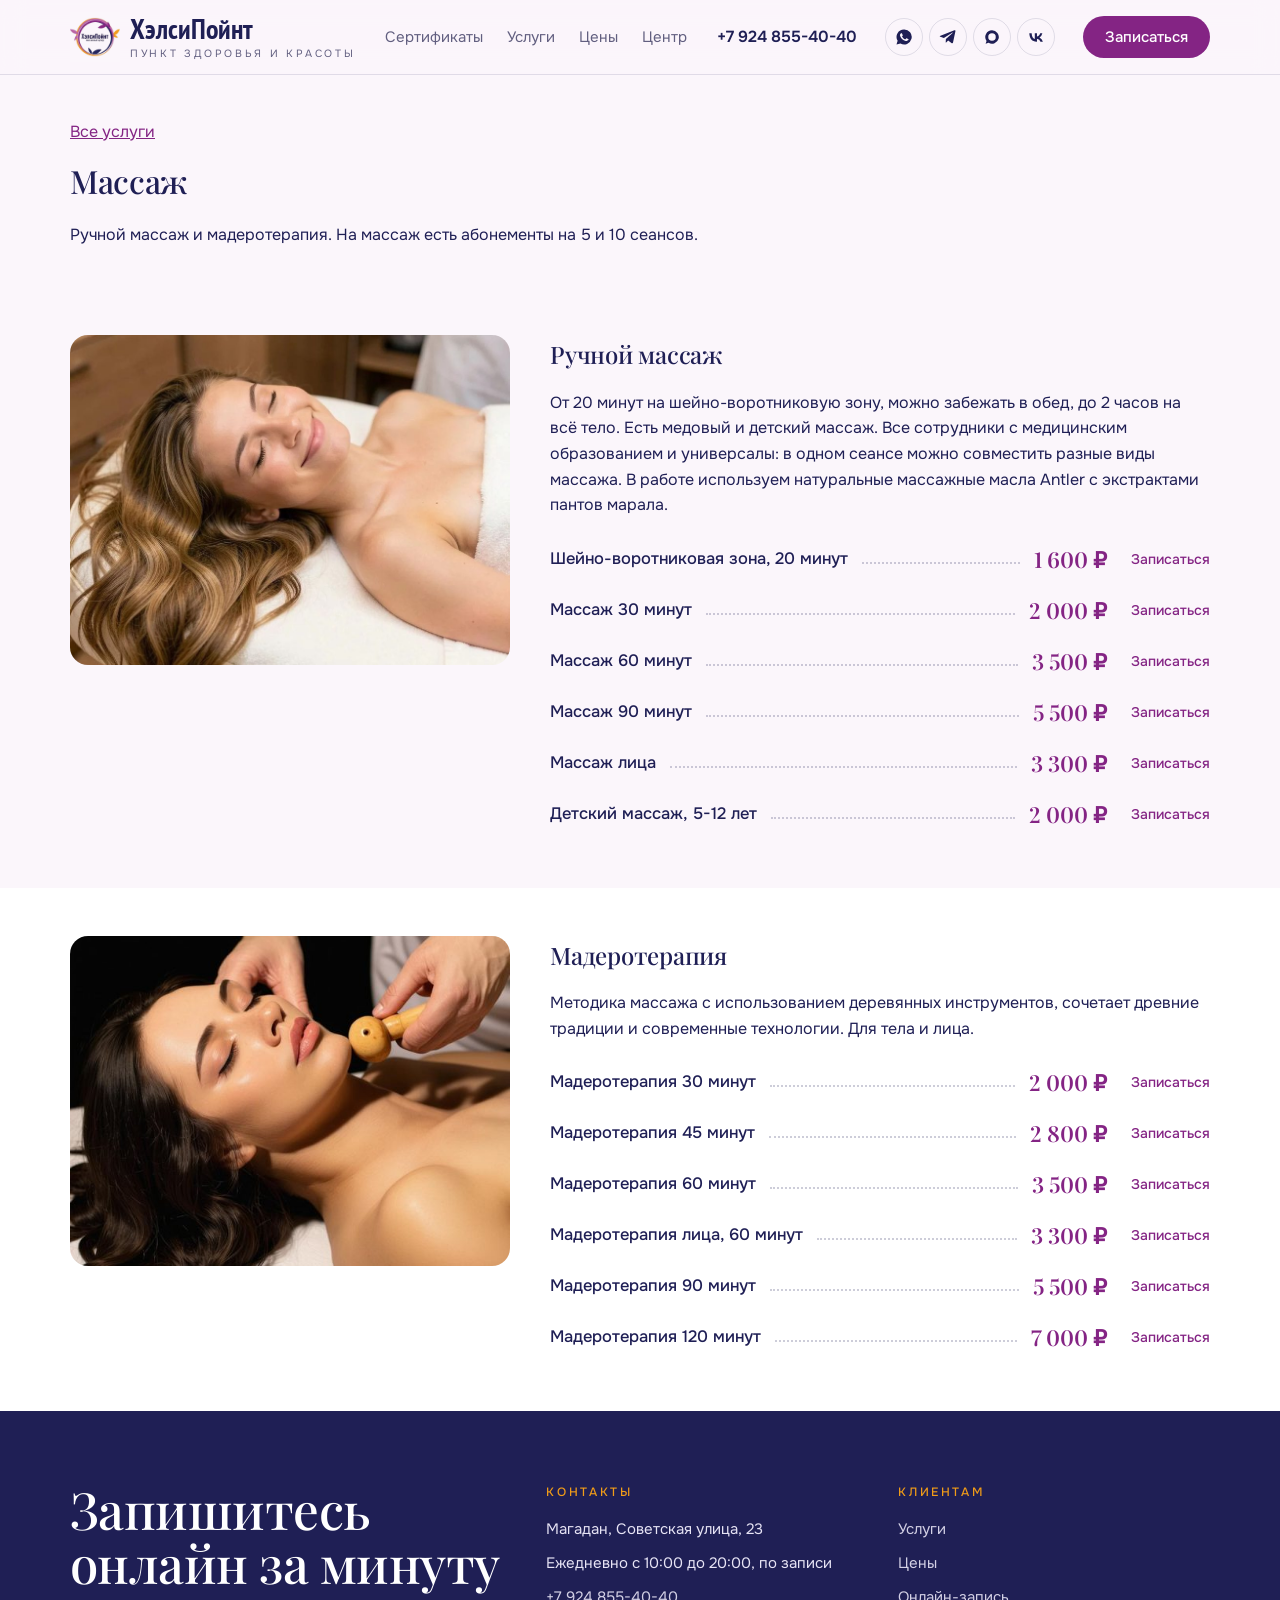
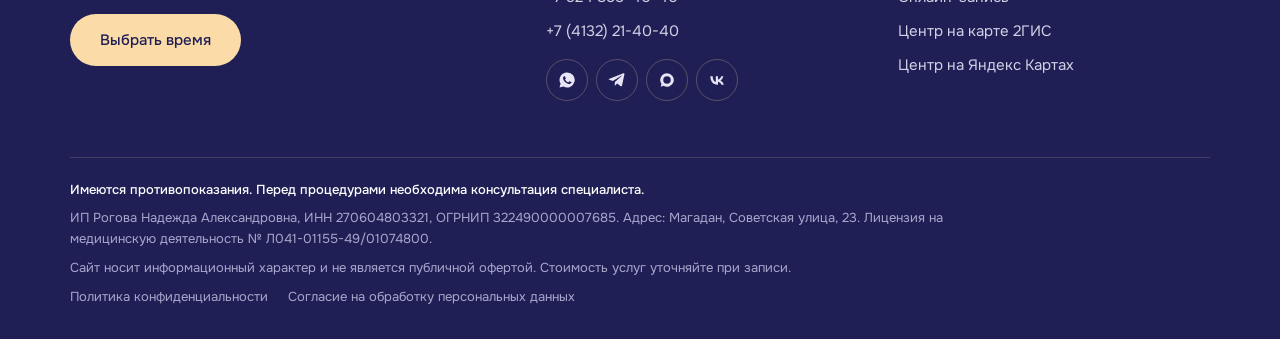
<file: massage.html>
<!doctype html>
<html lang="ru">
<head>
<meta charset="utf-8">
<meta name="viewport" content="width=device-width, initial-scale=1">
<meta name="robots" content="noindex, nofollow">
<title>Массаж: ХэлсиПойнт, Магадан</title>
<meta name="description" content="Ручной массаж и мадеротерапия в Магадане, цены и запись.">
<link rel="icon" href="img/favicon.png">
<link rel="preconnect" href="https://fonts.googleapis.com">
<link rel="stylesheet" href="https://fonts.googleapis.com/css2?family=Playfair+Display:ital,wght@0,500;0,600;1,500&family=PT+Sans+Narrow:wght@700&family=Onest:wght@400;500;600&display=swap">
<style>
/* Палитра логотипа ХэлсиПойнт: фиолетовые кнопки, тёмно-синий подвал, оранжевые акценты. Заголовки Playfair, текст Onest. */
:root {
  --bg: #fbf6fb;
  --paper: #ffffff;
  --ink: #1f1f55;
  --muted: #625f80;
  --line: rgba(31,31,85,.12);
  --wine: #842484;
  --wine-deep: #1f1f55;
  --champ: #f09c18;
  --champ-l: #fbdca8;
  --wa: #25d366; --tg: #2aabee; --vk: #0077ff;
  --f: "Onest", system-ui, -apple-system, "Segoe UI", sans-serif;
  --fd: "Playfair Display", Georgia, "Times New Roman", serif;
  --wrap: 1180px;
}
* { box-sizing: border-box }
html { scroll-behavior: smooth }
body { margin: 0; background: var(--bg); color: var(--ink); font: 400 16px/1.6 var(--f); -webkit-font-smoothing: antialiased }
img { display: block; max-width: 100% }
a { color: inherit }
button { font: inherit; color: inherit }
.wrap { max-width: var(--wrap); margin: 0 auto; padding-inline: 20px }
h1, h2, h3 { margin: 0; font-weight: 500; text-wrap: balance }
h1, h2 { font-family: var(--fd); letter-spacing: -0.01em }
.ico { width: 18px; height: 18px; flex: 0 0 auto; fill: currentColor }
.eyebrow { font-size: 12px; letter-spacing: .22em; text-transform: uppercase; color: var(--wine); font-weight: 500 }

.demo { background: var(--wine-deep); color: var(--champ-l); font-size: 12.5px; text-align: center; padding: 7px 16px }

header { position: sticky; top: 0; z-index: 30; background: rgba(251,246,251,.9); backdrop-filter: blur(12px); border-bottom: 1px solid var(--line) }
.bar { display: flex; align-items: center; gap: 28px; height: 74px }
.logo { text-decoration: none; display: grid; gap: 4px; line-height: 1; margin-right: auto }
.logo b { font: 700 28px/1.05 "PT Sans Narrow", var(--f); color: var(--ink); display: block }
.logo small { font-size: 10.5px; color: var(--muted); letter-spacing: .26em; text-transform: uppercase }
nav { display: flex; gap: 24px; font-size: 15px }
nav a { text-decoration: none; color: var(--muted); transition: color .2s }
nav a:hover { color: var(--ink) }
.icons { display: flex; gap: 6px }
.icons a { width: 38px; height: 38px; border-radius: 50%; display: grid; place-items: center; border: 1px solid var(--line); transition: border-color .2s, color .2s }
.icons a:hover { border-color: var(--wine); color: var(--wine) }
@media (max-width: 960px) { nav { display: none } .bar { gap: 12px } }
@media (max-width: 560px) { .icons .vk, .bar .btn-out { display: none } .logo b { font-size: 24px } }

.btn, .btn-out { display: inline-flex; align-items: center; justify-content: center; gap: 8px; height: 52px; padding: 0 30px; border-radius: 999px; font: 500 15px var(--f); text-decoration: none; cursor: pointer; white-space: nowrap; transition: background .25s, color .25s, transform .15s, box-shadow .25s, border-color .25s }
.btn { background: var(--wine); color: var(--paper); border: 0 }
.btn:hover { background: var(--wine-deep); box-shadow: 0 10px 30px rgba(132,36,132,.25) }
.btn-out { background: transparent; color: var(--wine); border: 1px solid rgba(132,36,132,.45) }
.btn-out:hover { background: var(--wine); color: var(--paper) }
.btn:active, .btn-out:active { transform: scale(.97) }
.bar .btn-out { height: 42px; padding: 0 20px }

/* первый экран */
.hero { display: grid; grid-template-columns: minmax(0, 1.1fr) minmax(0, .9fr); gap: 56px; align-items: center; padding-block: 64px 80px }
.hero-text { display: grid; gap: 24px }
.hero h1 { font-size: clamp(48px, 6.6vw, 94px); line-height: .98; margin-left: -0.035em }
.hero h1 em { font-style: italic; color: var(--wine) }
.hero .who { margin: -4px 0 0; font: 500 clamp(18px, 1.8vw, 22px)/1.35 var(--f) }
.hero p { margin: 0; font-size: 17.5px; color: var(--muted); max-width: 32em }
.cta { display: flex; flex-wrap: wrap; gap: 12px; margin-top: 4px }
.shot { position: relative; justify-self: end; width: min(100%, 440px) }
.shot .frame { position: relative; border-radius: 18px; overflow: hidden; aspect-ratio: 4 / 5 }
.shot .frame img { width: 100%; height: 100%; object-fit: cover }
.tag { position: absolute; left: -36px; bottom: 40px; background: var(--paper); border-radius: 18px; padding: 16px 20px; display: grid; gap: 2px; box-shadow: 0 20px 40px rgba(31,31,85,.18) }
.tag b { font: 600 32px/1 var(--fd); color: var(--wine) }
.tag span { font-size: 13px; line-height: 1.3; color: var(--muted) }
@media (max-width: 900px) {
  .hero { grid-template-columns: minmax(0, 1fr); gap: 40px; padding-block: 36px 56px }
  .shot { justify-self: center; width: min(100%, 380px) }
  .tag { left: -8px }
}

.facts { display: grid; grid-template-columns: repeat(3, minmax(0, 1fr)) }
.fact { padding: 28px 28px 26px; display: grid; gap: 8px; align-content: start }
.fact:first-child { padding-left: 0 }
.fact b { font: 600 clamp(36px, 4.2vw, 54px)/1 var(--fd); color: var(--wine) }
.fact span { color: var(--muted); font-size: 15px }
@media (max-width: 720px) { .facts { grid-template-columns: minmax(0, 1fr) } .fact { padding-inline: 0; padding-block: 14px } }

section { padding-block: 96px }
.sec-head { display: grid; gap: 12px; margin-bottom: 44px }
.sec-head h2 { font-size: clamp(38px, 4.6vw, 60px); line-height: 1.02; margin-left: -0.03em }
.sec-head p { margin: 0; color: var(--muted); max-width: 38em }

/* направления */
.dirs { display: grid; grid-template-columns: repeat(3, minmax(0, 1fr)); gap: 16px }
@media (max-width: 900px) { .dirs { grid-template-columns: repeat(2, minmax(0, 1fr)) } }
@media (max-width: 520px) { .dirs { grid-template-columns: minmax(0, 1fr) } }
.dir { position: relative; background: var(--paper); border: 1px solid var(--line); border-radius: 18px; overflow: hidden; display: flex; flex-direction: column; text-align: left; padding: 0; cursor: pointer; transition: border-color .3s, box-shadow .3s }
.dir:hover { border-color: rgba(132,36,132,.35); box-shadow: 0 14px 34px rgba(31,31,85,.10) }
.dir .ph { aspect-ratio: 4 / 3; overflow: hidden }
.dir .ph img { width: 100%; height: 100%; object-fit: cover; transition: transform .8s cubic-bezier(.2,.7,.2,1) }
.dir:hover .ph img { transform: scale(1.05) }
.dir .tx { padding: 18px 20px 20px; display: grid; gap: 6px }
.dir h3 { font: 500 24px/1.15 var(--fd) }
.dir p { margin: 0; color: var(--muted); font-size: 14.5px; line-height: 1.5 }
.dir .from { color: var(--wine); font-size: 14.5px; font-weight: 600; margin-top: 4px }

/* программы для двоих: тёмный блок */
.duo-sec { background: var(--wine-deep); color: var(--paper) }
.duo-sec .eyebrow { color: var(--champ) }
.duo-sec .sec-head p { color: #c9c6e6 }
.duo { display: grid; grid-template-columns: repeat(4, minmax(0, 1fr)); gap: 14px }
@media (max-width: 960px) { .duo { grid-template-columns: repeat(2, minmax(0, 1fr)) } }
@media (max-width: 520px) { .duo { grid-template-columns: minmax(0, 1fr) } }
.prog { position: relative; border: 1px solid rgba(251,220,168,.22); border-radius: 18px; padding: 26px 24px; display: flex; flex-direction: column; align-items: flex-start; gap: 10px; background: rgba(255,255,255,.03) }
.prog.top { border-color: var(--champ); background: rgba(184,154,122,.10) }
.prog .n { font-size: 12px; letter-spacing: .2em; text-transform: uppercase; color: var(--champ) }
.prog h3 { font: 500 26px/1.1 var(--fd) }
.prog .sum { font: 600 30px/1 var(--fd); color: var(--champ-l) }
.prog p { margin: 0 0 12px; color: #c9c6e6; font-size: 14.5px }
.prog .btn-out { margin-top: auto; height: 44px; padding: 0 22px; color: var(--paper); border-color: rgba(251,220,168,.45) }
.prog .btn-out:hover { background: var(--champ); border-color: var(--champ); color: var(--wine-deep) }

/* прайс узкой колонкой: название и цена связаны точечной линией */
.tabs { display: flex; gap: 6px; flex-wrap: wrap; margin-bottom: 26px }
.tabs button { border: 1px solid var(--line); background: transparent; height: 40px; padding: 0 18px; border-radius: 999px; font-size: 14.5px; cursor: pointer; white-space: nowrap; color: var(--muted); transition: background .2s, color .2s, border-color .2s }
.tabs button:hover { color: var(--ink); border-color: rgba(31,31,85,.3) }
.tabs button[aria-selected="true"] { background: var(--wine); border-color: var(--wine); color: var(--paper) }
.plist { max-width: 820px }
.pr { display: grid; grid-template-columns: auto minmax(28px, 1fr) auto auto; column-gap: 14px; align-items: start; padding-block: 13px }
.pr .nm { max-width: 30em; font-weight: 500; font-size: 16.5px; line-height: 1.45 }
.pr small { grid-column: 1 / 3; grid-row: 2; color: var(--muted); font-size: 13.5px; margin-top: 2px }
.pr .lead { height: 17px; border-bottom: 2px dotted rgba(31,31,85,.22) }
.pr .sum { font: 600 22px/24px var(--fd); color: var(--wine); white-space: nowrap; font-variant-numeric: lining-nums tabular-nums }
.pr button { border: 0; background: none; color: var(--muted); font-size: 14px; line-height: 24px; cursor: pointer; padding: 0; margin-left: 10px; border-bottom: 1px solid transparent; transition: color .2s, border-color .2s }
.pr button:hover { color: var(--wine); border-color: var(--wine) }
@media (max-width: 600px) { .pr { grid-template-columns: minmax(0, auto) minmax(16px, 1fr) auto; row-gap: 4px } .pr small { grid-column: 1 / -1 } .pr button { grid-column: 1; grid-row: 3; margin-left: 0; justify-self: start } }
.p-note { margin: 20px 0 0; font-size: 13.5px; color: var(--muted); max-width: 820px }

/* атмосфера */
.gal { display: grid; grid-template-columns: 1fr 1.4fr 1fr; grid-template-rows: 1fr 1fr; gap: 12px; height: 560px }
.gal div { border-radius: 18px; overflow: hidden }
.gal div:first-child { grid-row: span 2 } .gal div:nth-child(3) { grid-column: 3; grid-row: 1 / 3 } .gal div:nth-child(4) { grid-column: 2; grid-row: 2 }
.gal img { width: 100%; height: 100%; object-fit: cover; transition: transform .8s cubic-bezier(.2,.7,.2,1) }
.gal div:hover img { transform: scale(1.04) }
@media (max-width: 760px) { .gal { grid-template-columns: 1fr 1fr; grid-template-rows: 260px 200px; height: auto } .gal div:nth-child(n) { grid-column: auto; grid-row: auto } }

.steps { display: grid; grid-template-columns: repeat(3, minmax(0, 1fr)); gap: 40px }
@media (max-width: 800px) { .steps { grid-template-columns: minmax(0, 1fr); gap: 28px } }
.step { display: grid; gap: 10px; align-content: start }
.step .n { font: 600 15px/1 var(--f); color: var(--wine); letter-spacing: .08em }
.step h3 { font-size: 19px; font-weight: 500 }
.step p { margin: 0; color: var(--muted) }

footer { background: var(--wine-deep); color: #e7e4f5; padding-block: 72px 32px }
footer a { color: inherit }
.f-top { display: grid; grid-template-columns: 1.4fr 1fr 1fr; gap: 40px; align-items: start }
@media (max-width: 860px) { .f-top { grid-template-columns: minmax(0, 1fr) } }
.f-top h2 { font-size: clamp(36px, 4vw, 52px); line-height: 1.04; color: var(--paper) }
.f-top .btn { margin-top: 24px; background: var(--champ-l); color: var(--wine-deep) }
.f-top .btn:hover { background: var(--paper) }
.fcol { display: grid; gap: 10px; font-size: 15px; align-content: start }
.fcol h4 { margin: 0 0 4px; font-size: 12px; letter-spacing: .22em; text-transform: uppercase; color: var(--champ); font-weight: 500 }
.fcol a { text-decoration: none; opacity: .9 }
.fcol a:hover { opacity: 1; color: var(--champ-l) }
.soc { display: flex; gap: 8px; margin-top: 6px }
.soc a { width: 42px; height: 42px; border-radius: 50%; display: grid; place-items: center; border: 1px solid rgba(251,220,168,.25); opacity: 1 }
.soc a:hover { border-color: var(--champ); color: var(--champ-l) }
.legal { border-top: 1px solid rgba(251,220,168,.16); margin-top: 56px; padding-top: 22px; display: grid; gap: 8px; font-size: 13px; color: #a9a6cc }
.legal p { margin: 0; max-width: 72em }
.legal strong { color: var(--paper); font-weight: 500 }
.legal nav { display: flex; gap: 20px; flex-wrap: wrap; font-size: 13px }
.legal nav a { color: #a9a6cc }

/* окно записи */
.sheet-bg { position: fixed; inset: 0; background: rgba(31,31,85,.45); z-index: 50; opacity: 0; pointer-events: none; transition: opacity .25s }
.sheet { position: fixed; left: 50%; bottom: 0; z-index: 51; width: min(440px, 100%); transform: translate(-50%, 104%); background: var(--paper); border-radius: 24px 24px 0 0; padding: 22px 22px calc(22px + env(safe-area-inset-bottom, 0px)); transition: transform .35s cubic-bezier(.2,.8,.2,1) }
@media (min-width: 700px) { .sheet { bottom: 50%; border-radius: 24px; transform: translate(-50%, 60%) scale(.96); opacity: 0; transition: transform .3s cubic-bezier(.2,.8,.2,1), opacity .25s } }
.open .sheet-bg { opacity: 1; pointer-events: auto }
.sheet { pointer-events: none } .open .sheet { pointer-events: auto } /* скрытое окно не должно ловить мышь */
.open .sheet { transform: translate(-50%, 0) }
@media (min-width: 700px) { .open .sheet { transform: translate(-50%, 50%) scale(1); opacity: 1 } }
.sheet-top { display: flex; gap: 12px; align-items: start; margin-bottom: 18px }
.sheet-top b { display: block; font: 500 26px/1.15 var(--fd); margin-top: 4px }
.x { margin-left: auto; width: 36px; height: 36px; border-radius: 50%; border: 1px solid var(--line); background: transparent; cursor: pointer; font-size: 16px; line-height: 1; flex: 0 0 auto }
.via { display: grid; gap: 8px }
.via a, .via button { display: flex; align-items: center; gap: 12px; height: 54px; padding: 0 16px; border-radius: 999px; border: 1px solid var(--line); background: transparent; text-decoration: none; font-weight: 500; font-size: 16px; cursor: pointer; transition: border-color .2s, background .2s }
.via a:hover, .via button:hover { border-color: var(--wine); background: rgba(132,36,132,.04) }
.via .badge { width: 32px; height: 32px; border-radius: 50%; display: grid; place-items: center; color: #fff }
.via .hint { margin-left: auto; color: var(--muted); font-weight: 400; font-size: 13px }
.note { font-size: 12.5px; color: var(--muted); margin: 14px 0 0 }
.note a { color: var(--muted) }
.toast { position: fixed; left: 50%; top: 18px; transform: translate(-50%, -80px); background: var(--wine); color: var(--paper); padding: 10px 18px; border-radius: 999px; z-index: 60; font-size: 14px; transition: transform .3s }
.toast.on { transform: translate(-50%, 0) }

.mbar { display: none }
@media (max-width: 680px) {
  .mbar { display: flex; gap: 8px; position: fixed; left: 12px; right: 12px; bottom: calc(env(safe-area-inset-bottom, 0px) + 12px); z-index: 40 }
  .mbar .btn { flex: 1; height: 54px; box-shadow: 0 10px 28px rgba(31,31,85,.3) }
  .mbar .sq { flex: 0 0 54px; height: 54px; border-radius: 50%; display: grid; place-items: center; color: #fff; box-shadow: 0 10px 28px rgba(31,31,85,.3) }
  footer { padding-bottom: 100px }
}

/* наклон за курсором */
.tilt { will-change: transform; transition: transform .5s cubic-bezier(.2,.7,.2,1) }
.tilt.moving { transition: transform .08s linear }
.tilt::after { content: ""; position: absolute; inset: 0; border-radius: inherit; pointer-events: none; opacity: 0; transition: opacity .3s;
  background: radial-gradient(circle 240px at var(--gx, 50%) var(--gy, 50%), rgba(255,255,255,.22), transparent 60%) }
.tilt.moving::after { opacity: 1 }

/* проявление: быстро, шапка раздела целиком */
.js .rise { opacity: 0; transform: translateY(18px); transition: opacity .5s ease, transform .5s cubic-bezier(.2,.7,.2,1) }
.js .rise.in { opacity: 1; transform: none }
.js .unblur { opacity: 0; filter: blur(6px); transform: translateY(6px); transition: opacity .3s ease, filter .3s ease, transform .3s cubic-bezier(.2,.7,.2,1) }
.js .unblur.in { opacity: 1; filter: blur(0); transform: none }
@keyframes up { from { opacity: 0; transform: translateY(22px) } to { opacity: 1; transform: none } }
@keyframes clear { from { opacity: 0; filter: blur(10px) } to { opacity: 1; filter: blur(0) } }
.hero-text > * { animation: up .7s cubic-bezier(.2,.7,.2,1) both }
.hero h1 { animation: clear .7s ease both }
.hero-text > *:nth-child(2) { animation-delay: .15s } .hero-text > *:nth-child(3) { animation-delay: .25s } .hero-text > *:nth-child(4) { animation-delay: .35s }
.shot .frame img { animation: clear .9s ease .1s both }
@media (prefers-reduced-motion: reduce) {
  *, *::before, *::after { animation: none !important; transition: none !important }
  .js .rise, .js .unblur { opacity: 1; transform: none; filter: none }
}
:focus-visible { outline: 2px solid var(--wine); outline-offset: 3px }
.price-sec { background: var(--paper) }
.via .main { background: var(--wine); color: var(--paper); border-color: var(--wine) }
.via .main:hover { background: var(--wine-deep) }
.via .main .hint { color: #e7d3e7 }
.dir .ph { aspect-ratio: 4 / 3 }
.dir { text-decoration: none; color: inherit }
.dir .tx { flex: 1; display: flex; flex-direction: column }
.dir .from { margin-top: auto; padding-top: 8px; font-size: 17px }
.hphone { margin-left: auto; font-weight: 600; color: var(--ink); text-decoration: none; white-space: nowrap }
.hphone:hover { color: var(--wine) }
.bar .hbtn { height: 42px; padding: 0 22px }
.sec-head p a { color: var(--wine) }
.step-cta { display: flex; flex-wrap: wrap; gap: 10px; margin-top: 6px }
.step-cta .btn, .step-cta .btn-out { height: 42px; padding: 0 20px }
@media (min-width: 961px) and (max-width: 1180px) { .hphone { display: none } }
@media (max-width: 560px) { .bar .hbtn, .hphone { display: none } }
.pr button { padding-block: 10px; margin-block: -10px; color: var(--wine); font-weight: 500 }
@media (max-width: 600px) {
  .pr button { height: 36px; padding: 0 16px; margin: 6px 0 0; border: 1px solid rgba(132,36,132,.45); border-radius: 999px; line-height: 34px }
  .pr button:hover { background: var(--wine); color: var(--paper) }
}
@media (max-width: 760px) {
  .gal { grid-template-rows: 210px 260px 200px }
  .gal div:nth-child(4) { grid-column: 1 / -1; grid-row: 1 }
  .gal div:nth-child(1) { grid-column: 1; grid-row: 2 }
  .gal div:nth-child(3) { grid-column: 2; grid-row: 2 }
  .gal div:nth-child(2) { grid-column: 1 / -1; grid-row: 3 }
}
@media (max-width: 420px) {
  .logo small { font-size: 9.5px; letter-spacing: .1em; white-space: nowrap }
  .hero .cta a { width: 100% }
  .mbar .btn { min-width: 0; padding: 0 14px }
}
@media (max-width: 360px) { .bar .icons { display: none } }
.card { padding: 26px; gap: 0 }
.card > * + * { margin-top: 14px }
.card h3 + p { margin-top: 8px }
.card .steps-list { flex: 0 0 auto; gap: 0; margin-top: 18px; margin-bottom: 20px }
.steps-list li { padding: 9px 0; border-top: 1px solid var(--line); color: var(--ink); line-height: 1.45 }
.steps-list i { color: var(--muted); font-variant-numeric: tabular-nums }
.card .meta { margin-top: auto; padding-top: 16px; border-top: 1px solid var(--line); align-items: baseline }
.card .meta span { font-weight: 500 }
.card .meta b { font: 600 22px/1 var(--fd); color: var(--wine); font-variant-numeric: lining-nums tabular-nums }
.card .btn-out { margin-top: 16px; height: 46px }
@media (max-width: 420px) { .card { padding: 20px } }
.hero + .wrap { padding-bottom: 64px }
.spa-cards .card { display: grid; grid-row: span 5; grid-template-rows: subgrid; row-gap: 0 }
.spa-cards .card .steps-list { align-self: start }
.spa-cards .card .meta { align-self: end }
.spa-cards .spa-note:empty { margin: 0 }
.spa-cards .card p.spa-note { color: var(--muted); font-size: 15px; line-height: 1.55 }
.logo { display: flex; align-items: center; gap: 10px }
.logo-img { width: 50px; height: 50px; mix-blend-mode: multiply }
h1 em, .fact b { color: var(--wine) }
.from, .meta b { color: #b86a00 }
.trust { margin: 26px 0 0; padding: 16px 20px; border-left: 4px solid var(--champ); background: var(--paper); border-radius: 0 12px 12px 0 }
.cert-sec { background: linear-gradient(120deg, #4a1a6e, #6a2484); color: #fff }
.cert-sec .btn { background: #f09c18; color: #1f1f55; border-color: #f09c18 }
.cert-sec .btn-out { color: #fff; border-color: rgba(255,255,255,.55) }
.cert-sec h2 { color: #fff }
.slogan { background: linear-gradient(120deg, #f09c18, #f7bd5c); color: #1f1f55; padding: 52px 0 }
.slogan h2 { font: 500 clamp(30px, 4vw, 46px)/1.12 var(--fd); margin: 0 0 12px; color: #1f1f55 }
.slogan p { margin: 0; max-width: 46em; font-size: 18px }
.abon-h { font: 500 26px/1.15 var(--fd); margin: 0 0 10px; color: #fbdca8 }
.abon { margin: 0 0 24px; padding: 0; list-style: none; display: grid; gap: 10px }
.cert-imgs { display: grid; gap: 14px }
.page-banner { width: 100%; border-radius: 18px; display: block; margin-bottom: 24px }
.cert { display: grid; grid-template-columns: 1fr 1fr; gap: 40px; align-items: center }
.cert img { width: 100%; border-radius: 18px; display: block }
.steps-sec { background: #f6e9f6 }
.cert h2 { font: 500 clamp(32px, 4vw, 48px)/1.1 var(--fd); margin: 0 }
.cert p { margin: 14px 0 22px; font-size: 18px }
.page-head { padding-top: 44px; padding-bottom: 24px }
.page-head h1 { margin: 10px 0 }
.back { color: var(--wine) }
.sub { padding: 48px 0 }
.sub.alt { background: var(--paper) }
.sub h2 { margin: 0 0 12px }
.split { display: grid; grid-template-columns: 2fr 3fr; gap: 40px; align-items: start }
.split img { width: 100%; border-radius: 18px; display: block }
.cards { display: grid; grid-template-columns: repeat(auto-fill, minmax(280px, 1fr)); gap: 18px }
.card { background: var(--paper); border: 1px solid var(--line); border-radius: 18px; padding: 22px; display: flex; flex-direction: column; gap: 12px }
.card img { width: 100%; aspect-ratio: 4 / 3; object-fit: cover; border-radius: 12px; display: block }
.card h3 { font: 500 24px/1.15 var(--fd); margin: 0 }
.card p { margin: 0; color: var(--muted); flex: 1 }
.card p.spa-note { flex: 0 0 auto; color: var(--ink) }
.steps-list { list-style: none; margin: 0; padding: 0; flex: 1; display: grid; gap: 8px; align-content: start; color: var(--muted) }
.steps-list li { display: flex; justify-content: space-between; gap: 14px }
.steps-list i { font-style: normal; white-space: nowrap; color: var(--ink) }
.meta { display: flex; justify-content: space-between; gap: 12px }
.meta b { white-space: nowrap }
.cat-nav { display: flex; flex-wrap: wrap; gap: 10px; padding-bottom: 8px }
.cat-nav a { padding: 8px 16px; border: 1px solid rgba(132,36,132,.35); border-radius: 999px; color: var(--wine); text-decoration: none; font-size: 15px }
.cat-nav a:hover { background: var(--wine); color: var(--paper) }
.cat-list { margin-top: 28px }
.cat-note { max-width: 820px; margin: 0 0 8px; color: var(--muted) }
@media (max-width: 700px) { .cert, .split { grid-template-columns: 1fr; gap: 22px } .logo-img { width: 42px; height: 42px } }
@media (max-width: 560px) { .icons .mx { display: none } }
</style>
</head>
<body>

<svg width="0" height="0" style="position:absolute" aria-hidden="true">
  <symbol id="i-wa" viewBox="0 0 24 24"><path d="M12 2a9.9 9.9 0 0 0-8.5 15L2 22l5.2-1.4A10 10 0 1 0 12 2Zm5.4 14c-.2.6-1.3 1.2-1.8 1.3-.5 0-1 .2-3.2-.7-2.7-1.1-4.4-3.9-4.6-4.1-.1-.2-1.1-1.5-1.1-2.8 0-1.4.7-2 1-2.3.2-.3.5-.3.7-.3h.5c.2 0 .4 0 .6.5l.8 2c.1.2.1.4 0 .5l-.3.5-.4.4c-.1.1-.3.3-.1.6.2.3.8 1.2 1.6 1.9 1.1 1 2 1.3 2.3 1.4.3.2.5.1.6 0l.9-1c.2-.3.4-.2.6-.1l1.9.9c.3.1.5.2.5.3.1.2.1.8-.1 1.4Z"/></symbol>
  <symbol id="i-tg" viewBox="0 0 24 24"><path d="m21.9 4.4-3.2 15c-.2 1.1-.9 1.3-1.7.8l-4.8-3.5-2.3 2.2c-.3.3-.5.5-1 .5l.3-4.9 8.9-8c.4-.4-.1-.6-.6-.2l-11 6.9-4.7-1.5c-1-.3-1-1 .2-1.5L20.5 3c.9-.3 1.7.2 1.4 1.4Z"/></symbol>
  <symbol id="i-vk" viewBox="0 0 24 24"><path d="M12.9 18.2C6.8 18.2 3.3 14 3.1 7h3.1c.1 5.1 2.4 7.3 4.2 7.7V7h2.9v4.4c1.8-.2 3.7-2.2 4.3-4.4h2.9a8.6 8.6 0 0 1-3.9 5.6 9 9 0 0 1 4.6 5.6h-3.2a5.6 5.6 0 0 0-4.7-4v4h-.4Z"/></symbol>
  <symbol id="i-tel" viewBox="0 0 24 24"><path d="M6.6 10.8a15.1 15.1 0 0 0 6.6 6.6l2.2-2.2c.3-.3.7-.4 1-.2 1.1.4 2.3.6 3.6.6.6 0 1 .4 1 1V20c0 .6-.4 1-1 1A17 17 0 0 1 3 4c0-.6.4-1 1-1h3.5c.6 0 1 .4 1 1 0 1.2.2 2.4.6 3.6.1.3 0 .7-.2 1l-2.3 2.2Z"/></symbol>
  <symbol id="i-cal" viewBox="0 0 24 24"><path d="M7 2h2v2h6V2h2v2h3a1 1 0 0 1 1 1v15a1 1 0 0 1-1 1H4a1 1 0 0 1-1-1V5a1 1 0 0 1 1-1h3V2Zm12 8H5v9h14v-9ZM7 12h4v4H7v-4Z"/></symbol>
  <symbol id="i-max" viewBox="0 0 24 24"><path fill-rule="evenodd" d="M12 3a9 9 0 1 1-4.6 16.7L3.5 21l1.2-3.8A9 9 0 0 1 12 3Zm0 4a5 5 0 1 0 0 10 5 5 0 0 0 0-10Z"/></symbol>
</svg>


<header>
  <div class="wrap bar">
    <a class="logo" href="index.html"><img class="logo-img" src="img/logo.png" alt=""><span><b>ХэлсиПойнт</b><small>пункт здоровья и красоты</small></span></a>
    <nav aria-label="Разделы"><a href="index.html#cert">Сертификаты</a><a href="index.html#dirs">Услуги</a><a href="index.html#prices">Цены</a><a href="index.html#studio">Центр</a></nav>
    <a class="hphone" href="tel:+79248554040">+7 924 855-40-40</a>
    <div class="icons">
      <a href="https://wa.me/79248554040" target="_blank" rel="noopener" aria-label="WhatsApp"><svg class="ico"><use href="#i-wa"/></svg></a>
      <a href="https://t.me/healthypoint_magadan" target="_blank" rel="noopener" aria-label="Telegram"><svg class="ico"><use href="#i-tg"/></svg></a>
      <a class="mx" href="https://max.ru/channel_HealthyPoint" target="_blank" rel="noopener" aria-label="Max"><svg class="ico"><use href="#i-max"/></svg></a>
      <a class="vk" href="https://vk.com/massag_center" target="_blank" rel="noopener" aria-label="ВКонтакте"><svg class="ico"><use href="#i-vk"/></svg></a>
    </div>
    <a class="btn hbtn" href="https://n1212445.yclients.ru/" target="_blank" rel="noopener">Записаться</a>
  </div>
</header>

<main id="top"><div class="wrap page-head"><a class="back" href="index.html#dirs">Все услуги</a><h1>Массаж</h1><p>Ручной массаж и мадеротерапия. На массаж есть абонементы на 5 и 10 сеансов.</p></div>
<section class="sub"><div class="wrap split"><img src="img/p_massage.jpg" alt="Массаж в центре" loading="lazy"><div>
  <h2>Ручной массаж</h2><p>От 20 минут на шейно-воротниковую зону, можно забежать в обед, до 2 часов на всё тело. Есть медовый и детский массаж. Все сотрудники с медицинским образованием и универсалы: в одном сеансе можно совместить разные виды массажа. В работе используем натуральные массажные масла Antler с экстрактами пантов марала.</p>
  <div class="plist"><div class="pr"><span class="nm">Шейно-воротниковая зона, 20 минут</span><span class="lead" aria-hidden="true"></span><span class="sum">1 600 ₽</span><button type="button" data-book="Шейно-воротниковая зона, 20 минут">Записаться</button></div><div class="pr"><span class="nm">Массаж 30 минут</span><span class="lead" aria-hidden="true"></span><span class="sum">2 000 ₽</span><button type="button" data-book="Массаж 30 минут">Записаться</button></div><div class="pr"><span class="nm">Массаж 60 минут</span><span class="lead" aria-hidden="true"></span><span class="sum">3 500 ₽</span><button type="button" data-book="Массаж 60 минут">Записаться</button></div><div class="pr"><span class="nm">Массаж 90 минут</span><span class="lead" aria-hidden="true"></span><span class="sum">5 500 ₽</span><button type="button" data-book="Массаж 90 минут">Записаться</button></div><div class="pr"><span class="nm">Массаж лица</span><span class="lead" aria-hidden="true"></span><span class="sum">3 300 ₽</span><button type="button" data-book="Массаж лица">Записаться</button></div><div class="pr"><span class="nm">Детский массаж, 5-12 лет</span><span class="lead" aria-hidden="true"></span><span class="sum">2 000 ₽</span><button type="button" data-book="Детский массаж, 5-12 лет">Записаться</button></div></div></div></div></section>
<section class="sub alt" id="madero"><div class="wrap split"><img src="img/mader.jpg" alt="Мадеротерапия" loading="lazy"><div>
  <h2>Мадеротерапия</h2><p>Методика массажа с использованием деревянных инструментов, сочетает древние традиции и современные технологии. Для тела и лица.</p>
  <div class="plist"><div class="pr"><span class="nm">Мадеротерапия 30 минут</span><span class="lead" aria-hidden="true"></span><span class="sum">2 000 ₽</span><button type="button" data-book="Мадеротерапия 30 минут">Записаться</button></div><div class="pr"><span class="nm">Мадеротерапия 45 минут</span><span class="lead" aria-hidden="true"></span><span class="sum">2 800 ₽</span><button type="button" data-book="Мадеротерапия 45 минут">Записаться</button></div><div class="pr"><span class="nm">Мадеротерапия 60 минут</span><span class="lead" aria-hidden="true"></span><span class="sum">3 500 ₽</span><button type="button" data-book="Мадеротерапия 60 минут">Записаться</button></div><div class="pr"><span class="nm">Мадеротерапия лица, 60 минут</span><span class="lead" aria-hidden="true"></span><span class="sum">3 300 ₽</span><button type="button" data-book="Мадеротерапия лица, 60 минут">Записаться</button></div><div class="pr"><span class="nm">Мадеротерапия 90 минут</span><span class="lead" aria-hidden="true"></span><span class="sum">5 500 ₽</span><button type="button" data-book="Мадеротерапия 90 минут">Записаться</button></div><div class="pr"><span class="nm">Мадеротерапия 120 минут</span><span class="lead" aria-hidden="true"></span><span class="sum">7 000 ₽</span><button type="button" data-book="Мадеротерапия 120 минут">Записаться</button></div></div></div></div></section></main>

<footer id="contacts">
  <div class="wrap">
    <div class="f-top">
      <div>
        <h2>Запишитесь онлайн за&nbsp;минуту</h2>
        <a class="btn" href="https://n1212445.yclients.ru/" target="_blank" rel="noopener">Выбрать время</a>
      </div>
      <div class="fcol">
        <h4>Контакты</h4>
        <span>Магадан, Советская улица, 23</span>
        <span>Ежедневно с 10:00 до 20:00, по записи</span>
        <a href="tel:+79248554040">+7 924 855-40-40</a>
        <a href="tel:+74132214040">+7 (4132) 21-40-40</a>
        <div class="soc">
          <a href="https://wa.me/79248554040" target="_blank" rel="noopener" aria-label="WhatsApp"><svg class="ico"><use href="#i-wa"/></svg></a>
          <a href="https://t.me/healthypoint_magadan" target="_blank" rel="noopener" aria-label="Telegram"><svg class="ico"><use href="#i-tg"/></svg></a>
          <a class="mx" href="https://max.ru/channel_HealthyPoint" target="_blank" rel="noopener" aria-label="Max"><svg class="ico"><use href="#i-max"/></svg></a>
          <a href="https://vk.com/massag_center" target="_blank" rel="noopener" aria-label="ВКонтакте"><svg class="ico"><use href="#i-vk"/></svg></a>
        </div>
      </div>
      <div class="fcol">
        <h4>Клиентам</h4>
        <a href="index.html#dirs">Услуги</a>
        <a href="index.html#prices">Цены</a>
        <a href="https://n1212445.yclients.ru/" target="_blank" rel="noopener">Онлайн-запись</a>
        <a href="https://2gis.ru/magadan/firm/70000001074185183" target="_blank" rel="noopener">Центр на карте 2ГИС</a>
        <a href="https://yandex.ru/maps/79/magadan/search/%D0%A5%D1%8D%D0%BB%D1%81%D0%B8%D0%BF%D0%BE%D0%B9%D0%BD%D1%82%20%D0%A1%D0%BE%D0%B2%D0%B5%D1%82%D1%81%D0%BA%D0%B0%D1%8F%2023/" target="_blank" rel="noopener">Центр на Яндекс Картах</a>
      </div>
    </div>
    <div class="legal">
      <p><strong>Имеются противопоказания. Перед процедурами необходима консультация специалиста.</strong></p>
      <p>ИП Рогова Надежда Александровна, ИНН 270604803321, ОГРНИП 322490000007685. Адрес: Магадан, Советская улица, 23. Лицензия на медицинскую деятельность № Л041-01155-49/01074800.</p>
      <p>Сайт носит информационный характер и не является публичной офертой. Стоимость услуг уточняйте при записи.</p>
      <nav aria-label="Документы"><a href="privacy.html">Политика конфиденциальности</a><a href="consent.html">Согласие на обработку персональных данных</a></nav>
    </div>
  </div>
</footer>

<div class="mbar">
  <a class="btn" href="https://n1212445.yclients.ru/" target="_blank" rel="noopener">Записаться онлайн</a>
  <a class="sq" style="background:var(--wa)" href="https://wa.me/79248554040" target="_blank" rel="noopener" aria-label="WhatsApp"><svg class="ico"><use href="#i-wa"/></svg></a>
  <a class="sq" style="background:var(--wine)" href="tel:+79248554040" aria-label="Позвонить"><svg class="ico"><use href="#i-tel"/></svg></a>
</div>

<div id="order" aria-hidden="true">
  <div class="sheet-bg" data-close></div>
  <div class="sheet" role="dialog" aria-modal="true" aria-labelledby="o-name">
    <div class="sheet-top">
      <b id="o-name"></b>
      <button class="x" data-close aria-label="Закрыть">&#x2715;</button>
    </div>
    <div class="via">
      <a class="main" href="https://n1212445.yclients.ru/" target="_blank" rel="noopener"><span class="badge" style="background:rgba(255,255,255,.15)"><svg class="ico"><use href="#i-cal"/></svg></span>Онлайн-запись<span class="hint">выбрать время</span></a>
      <a id="o-wa" target="_blank" rel="noopener"><span class="badge" style="background:var(--wa)"><svg class="ico"><use href="#i-wa"/></svg></span>WhatsApp<span class="hint">текст уже готов</span></a>
      <button id="o-tg" type="button"><span class="badge" style="background:var(--tg)"><svg class="ico"><use href="#i-tg"/></svg></span>Telegram<span class="hint">скопируем текст</span></button>
      <a href="tel:+79248554040"><span class="badge" style="background:var(--wine)"><svg class="ico"><use href="#i-tel"/></svg></span>Позвонить<span class="hint">+7 924 855-40-40</span></a>
    </div>
    <p class="note">Записываясь, вы соглашаетесь с <a href="privacy.html">политикой конфиденциальности</a> и <a href="consent.html">обработкой персональных данных</a>.</p>
  </div>
</div>
<div class="toast" id="toast"></div>

<script>
document.documentElement.classList.add("js");
// Направления и цены: из онлайн-записи студии в YCLIENTS (октябрь 2026). Цена «от» - минимальная среди мастеров.
const YCL = "https://n1212445.yclients.ru/";
const DIRS = [
  { img: "massage.jpg", href: "massage.html", name: "Ручной массаж", text: "От 20 минут на шею и плечи до 2 часов всего тела. Медовый и детский массаж.", from: 1600 },
  { img: "mader.jpg", href: "massage.html#madero", name: "Мадеротерапия", text: "Массаж деревянными инструментами для тела и лица, от 30 до 120 минут.", from: 2000 },
  { img: "lpg.jpg", href: "apparatus.html", name: "Аппаратный массаж, LPG", text: "RF-лифтинг, кавитация, вакуум с RF, лазерный липолиз, биотоки, LPG. Как работает каждый.", from: 1600 },
  { img: "wrap2.jpg", tab: "Обёртывание", name: "Обёртывание и прессотерапия", text: "Обёртывание в термоодеяле, прессотерапия ног или всего тела.", from: 1090 },
  { img: "spa.jpg", href: "spa.html", name: "SPA-программы", text: "13 программ: «Ягодный десерт», «Медовая история», «DETOX» и другие. Состав и время каждой.", from: 2500 },
  { img: "peach_card2.jpg", tab: "Чистки и уход", name: "Чистки и пилинги", text: "Чистка лица и спины, карбокситерапия, розовый пилинг, PRX.", from: 2500 },
  { img: "face.jpg", href: "cosmetics.html", name: "Косметология", text: "Уходовые комплексы, коррекция контуров, биоревитализация и скин-бустеры, филлеры, трихология.", from: 500 },
  { img: "brows.jpg", tab: "Брови и ресницы", name: "Брови и ресницы", text: "Коррекция, окрашивание, долговременная укладка, ламинирование ресниц.", from: 1000 },
  { img: "pierce.jpg", tab: "Пирсинг", name: "Пирсинг", text: "Мочка уха, хрящ, бровь, нос, губы, пупок. Серёжка из медицинской стали уже включена.", from: 2000 },
];
const PRICES = {
  "Массаж": [
    ["Шейно-воротниковая зона, 20 минут", 1600],
    ["Массаж 30 минут", 2000],
    ["Массаж 60 минут", 3500],
    ["Массаж 90 минут", 5500],
    ["Массаж лица", 3300],
    ["Детский массаж, 5-12 лет", 2000],
  ],
  "Мадеротерапия": [
    ["Мадеротерапия 30 минут", 2000],
    ["Мадеротерапия 60 минут", 3500],
    ["Мадеротерапия лица, 60 минут", 3300],
    ["Мадеротерапия 90 минут", 5500],
  ],
  "Аппаратный, LPG": [
    ["Лазерный липолиз", 500],
    ["Кавитация, 20 минут", 1600],
    ["RF-лифтинг или вакуум, 20 минут", 1600],
    ["LPG-массаж", 2800],
  ],
  "Обёртывание": [
    ["Обёртывание в термоодеяле", 3300],
  ],
  "Прессотерапия": [
    ["Прессотерапия 20 минут", 1090],
    ["Прессотерапия всего тела, 30 минут", 1590],
  ],
  "SPA": [
    ["SPA для ножек или для ручек", 2500],
    ["Для мужчин: массаж и прессотерапия", 4000],
    ["Массаж, обёртывание и прессотерапия", 6000],
    ["SPA-программа «Ягодный десерт»", 7000],
    ["Массаж тела и лица, обёртывание, прессотерапия", 9000],
  ],
  "Чистки и уход": [
    ["«Фарфоровая куколка»", 2500],
    ["Карбокситерапия", 3000],
    ["Гидропилинг", 3000],
    ["Чистка лица", 5000],
    ["Розовый пилинг", 5000],
  ],
  "Брови и ресницы": [
    ["Коррекция бровей: подростковая, мужская", 1000],
    ["Окрашивание бровей", 1200],
    ["Долговременная укладка бровей", 1500],
    ["Окрашивание и коррекция", 2000],
    ["Ламинирование ресниц", 2200],
    ["Ламинирование и окрашивание ресниц", 2700],
    ["Комплекс: брови и ламинирование ресниц", 4500],
  ],
  "Пирсинг": [
    ["Мочка уха, 1 прокол", 2000],
    ["Мочка уха, 2 прокола", 3000],
    ["Губы: лабрет, мадонна, медуза", 3000],
    ["Трагус, бровь, крыло носа, септум, хеликс", 3500],
    ["Мочка уха, 3 прокола", 4500],
    ["Пупок, язык, индастриал", 4500],
  ],
};
const WA = "79248554040";
const rub = n => n.toLocaleString("ru-RU") + " ₽";

const dirsList = document.getElementById("dirs-list");
if (dirsList) dirsList.innerHTML = DIRS.map(d => `
  <a class="dir rise" href="${d.href || (d.tab ? "#prices" : YCL)}"${d.tab ? ` data-open-tab="${d.tab}"` : d.href ? "" : ' target="_blank" rel="noopener"'}>
    <div class="ph"><img src="img/${d.img}" alt="" loading="lazy"></div>
    <div class="tx"><h3>${d.name}</h3><p>${d.text}</p>${d.from ? `<span class="from">от ${rub(d.from)}</span>` : ""}</div>
  </a>`).join("");

const tabs = document.getElementById("tabs");
if (tabs) tabs.innerHTML = Object.keys(PRICES).map((k, i) => `<button role="tab" aria-selected="${i === 0}" data-tab="${k}">${k}</button>`).join("");
function showTab(k) {
  tabs.querySelectorAll("button").forEach(b => b.setAttribute("aria-selected", b.dataset.tab === k));
  document.getElementById("plist").innerHTML = PRICES[k].map(([n, s, sub, from]) => `
    <div class="pr"><span class="nm">${n}</span><span class="lead" aria-hidden="true"></span><span class="sum">${from ? "от " : ""}${rub(s)}</span>
    <button type="button" data-book="${n}">Записаться</button>${sub ? `<small>${sub}</small>` : ""}</div>`).join("");
}
if (tabs) {
  tabs.addEventListener("click", e => { const b = e.target.closest("[data-tab]"); if (b) showTab(b.dataset.tab) });
  showTab("Массаж");
  document.addEventListener("click", e => { const a = e.target.closest("[data-open-tab]"); if (a) showTab(a.dataset.openTab) });
}

// шапка раздела проявляется целиком, как только появилась её верхушка
const show = el => { el.classList.add("in"); el.querySelectorAll(".rise, .unblur").forEach(c => c.classList.add("in")) };
const io = "IntersectionObserver" in window ? new IntersectionObserver(es => es.forEach(e => {
  if (e.isIntersecting) { show(e.target); io.unobserve(e.target) }
}), { threshold: .1 }) : null;
const heads = [...document.querySelectorAll(".sec-head")];
heads.forEach(el => io ? io.observe(el) : show(el));
document.querySelectorAll(".rise, .unblur").forEach(el => { if (!heads.some(h => h.contains(el))) io ? io.observe(el) : el.classList.add("in") });

// наклон карточек за курсором (только где есть мышь)
if (matchMedia("(hover: hover) and (pointer: fine)").matches && !matchMedia("(prefers-reduced-motion: reduce)").matches) {
  const MAXDEG = 6;
  document.querySelectorAll(".dir, .shot .frame").forEach(el => {
    el.classList.add("tilt");
    el.addEventListener("mousemove", e => {
      const b = el.getBoundingClientRect();
      const px = (e.clientX - b.left) / b.width, py = (e.clientY - b.top) / b.height;
      el.classList.add("moving");
      el.style.transform = `perspective(900px) rotateX(${((.5 - py) * MAXDEG).toFixed(2)}deg) rotateY(${((px - .5) * MAXDEG).toFixed(2)}deg)`;
      el.style.setProperty("--gx", px * 100 + "%");
      el.style.setProperty("--gy", py * 100 + "%");
    });
    el.addEventListener("mouseleave", () => { el.classList.remove("moving"); el.style.transform = "" });
  });
}

const box = document.getElementById("order");
let msg = "";
function toast(t) { const el = document.getElementById("toast"); el.textContent = t; el.classList.add("on"); setTimeout(() => el.classList.remove("on"), 2200) }
async function copyText() { try { await navigator.clipboard.writeText(msg); return true } catch { return false } }
// ID услуг в YCLIENTS (собраны с их страницы записи 02.11): ссылка ?o=s<ID> открывает запись сразу на эту услугу
const YC_ID = {
  "Шейно-воротниковая зона, 20 минут": "s16637122", "Массаж 30 минут": "s16636524", "Массаж 60 минут": "s16636521",
  "Массаж 90 минут": "s16636531", "Массаж лица": "s16636517", "Детский массаж, 5-12 лет": "s19275970",
  "Мадеротерапия 30 минут": "s23019282", "Мадеротерапия 45 минут": "s23019288", "Мадеротерапия 60 минут": "s23019291",
  "Мадеротерапия лица, 60 минут": "s23019297", "Мадеротерапия 90 минут": "s23019303", "Мадеротерапия 120 минут": "s23019306",
  "Лазерный липолиз": "s16637258", "Кавитация": "s16637158", "Кавитация, 20 минут": "s16637158",
  "RF-лифтинг или вакуум, 20 минут": "s16637204", "RF-лифтинг лица и тела": "s16637204", "Вакуум с RF": "s16637204",
  "LPG-массаж": "s19656245", "Прессотерапия": "s16637129", "Прессотерапия 20 минут": "s16637129",
  "Прессотерапия всего тела, 30 минут": "s19407156","Обёртывание в термоодеяле": "s16637438",
  "SPA «Ягодный десерт»": "s19217253", "SPA-программа «Ягодный десерт»": "s19217253", "SPA «Молочная девочка»": "s19217487",
  "SPA «Шоколадный»": "s19217602", "SPA «Медовая история»": "s16795269", "SPA «Праздничный»": "s29996121", "SPA Вариант 1": "s16636654",
  "Массаж, обёртывание и прессотерапия": "s16636654", "SPA Вариант 2": "s16637082",
  "Массаж тела и лица, обёртывание, прессотерапия": "s16637082", "SPA Вариант 5": "s16795281",
  "SPA Для мужчин": "s16637102", "Для мужчин: массаж и прессотерапия": "s16637102",
  "SPA для ножек": "s18865864", "SPA SPA для ножек": "s18865864", "SPA SPA для рук": "s18865881",
  "Чистка лица": "s16637517", "Карбокситерапия": "s16637537", "«Фарфоровая куколка»": "s16637542",
  "Комплекс «Персик»": "s21225432", "«Персиковая капля»": "s30940473", "Розовый пилинг": "s19316767",
  // косметология, 4 категории (снято 13.11)
  "Комплекс «Скин Лав»": "s19316767", "Чистка спины": "s16637522", "Удаление крупного камедона или жировика": "s18629684",
  "Карбокситерапия MyBiogen": "s32372399", "Комплекс «Капля»": "s28649811", "Комплекс «DIVA»": "s32770904", "PRX": "s19316768",
  "Exo Peel или Dr. Rich": "s23981139", "Азелаиновый пилинг": "s19316775", "Пилинг со спикулами": "s26736502", "Гидропилинг": "s19850516",
  "Липолитик, 1 мл": "s21494455", "Сосудистый этап": "s23982453", "Скулы DMAE": "s23984505", "Векторный лифтинг с цинком": "s26285088",
  "Увеличение губ, Dermalax с лидокаином": "s26460663", "Контурная пластика губ, HyalDew Fine 1 мл": "s32370344",
  "Увеличение губ, Stylage M 1,1 мл": "s26460709", "Увеличение губ, Monolisa 1 мл": "s26728644", "Ботулинотерапия, 100 единиц": "s32370094",
  "Belotero Soft": "s23678187", "Биоревитализация Biogel, 5 мл": "s26285059", "Биоревитализация Favori, 5 мл": "s26285235",
  "Биоревитализация Eldermafill, 5 мл": "s23981844", "MP Systems, 5 мл": "s23983188", "Коллост 7%": "s28073343", "Коллост 15%": "s28073346",
  "Коллост микро": "s28073355", "PCL power booster": "s32820619", "Префиллер Liftique": "s32822344", "Примерка губ, префиллер": "s26285113",
  "Скин-бустер PinkLLA": "s27296586", "Коктейль «Монако»": "s26728654", "Увлажнение по БЭТ": "s23984547", "«Открытый взгляд»": "s23984439",
  "Мезотен Аквалайт": "s32971949", "Нонапептид": "s33017859", "Трихология HRX, Mesopharm": "s27295077", "Трихология HRB, Biogel": "s27295287",
  "Удаление шрамов и растяжек": "s23984481", "Анестезия": "s26285192",
};
// услуги, которых нет в онлайн-записи (там только мессенджеры и звонок). С 10.11 брови и пирсинг снова в YCLIENTS,
// если пропадут опять: new Set([...(PRICES["Брови и ресницы"] || []), ...(PRICES["Пирсинг"] || [])].map(r => r[0]))
const NO_ONLINE = new Set();
const YC_SERVICES = YCL.replace(/\/?$/, "/") + "company/1110614/personal/select-services";
function openBook(what) {
  msg = what === "Сертификат" ? "Здравствуйте! Хочу подарочный сертификат." : `Здравствуйте! Хочу записаться: ${what}.`;
  document.getElementById("o-name").textContent = what;
  const main = box.querySelector(".via .main");
  main.href = what === "Сертификат" ? YCL : YC_ID[what] ? `${YC_SERVICES}?o=${YC_ID[what]}` : YC_SERVICES;
  main.style.display = NO_ONLINE.has(what) ? "none" : "";
  document.getElementById("o-wa").href = `https://wa.me/${WA}?text=${encodeURIComponent(msg)}`;
  box.classList.add("open"); box.setAttribute("aria-hidden", "false");
}
function closeBook() { box.classList.remove("open"); box.setAttribute("aria-hidden", "true") }
document.addEventListener("click", e => {
  const b = e.target.closest("[data-book]"); if (b) return openBook(b.dataset.book);
  if (e.target.closest("[data-close]")) closeBook();
});
document.addEventListener("keydown", e => { if (e.key === "Escape") closeBook() });
// Telegram не подставляет текст по ссылке: копируем его и открываем чат
document.getElementById("o-tg").addEventListener("click", async () => {
  toast(await copyText() ? "Текст скопирован, вставьте его в чат" : "Напишите, на какую услугу хотите записаться");
  window.open("https://t.me/+79248554040", "_blank", "noopener");
});

</script>
<script>
(function(){try{
  var s='healthpoint';
  if(location.search.indexOf('me')>-1)localStorage.setItem('own','1');
  if(localStorage.getItem('own')||location.hostname!=='sites49.github.io')return;
  var d=new Date(Date.now()+11*36e5).toISOString().slice(0,10);
  ['all',d].forEach(function(k){fetch('https://abacus.jasoncameron.dev/hit/sites49/'+s+'-'+k,{mode:'cors'}).catch(function(){})});
}catch(e){}})();
</script>
</body>
</html>
</file>
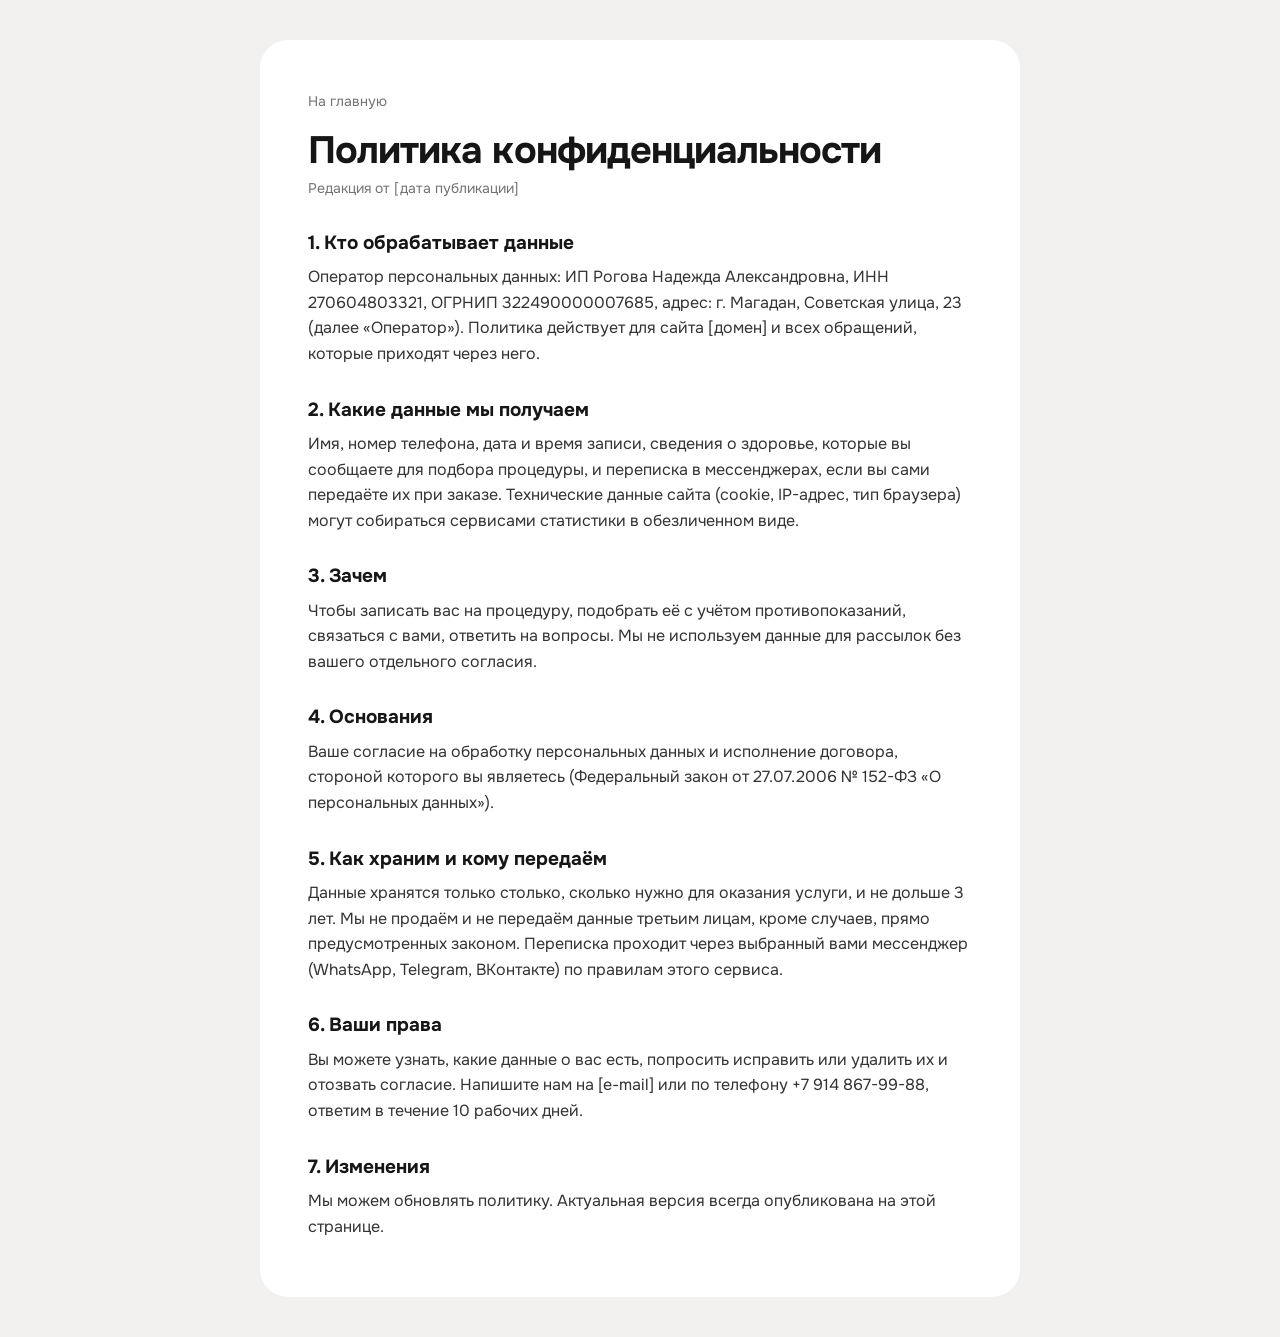
<file: privacy.html>
<!doctype html>
<html lang="ru">
<head>
<meta charset="utf-8">
<meta name="viewport" content="width=device-width, initial-scale=1">
<meta name="robots" content="noindex, nofollow">
<title>Политика конфиденциальности | Хэлсипойнт</title>
<link rel="icon" href="img/favicon.png">
<link rel="stylesheet" href="https://fonts.googleapis.com/css2?family=Onest:wght@400;600;700&display=swap">
<link rel="stylesheet" href="doc.css">
</head>
<body>
<main class="doc">
  <a class="back" href="index.html">На главную</a>
  <h1>Политика конфиденциальности</h1>
  <p class="upd">Редакция от [дата публикации]</p>

  <h2>1. Кто обрабатывает данные</h2>
  <p>Оператор персональных данных: ИП Рогова Надежда Александровна, ИНН 270604803321, ОГРНИП 322490000007685,
  адрес: г. Магадан, Советская улица, 23 (далее «Оператор»). Политика действует для сайта [домен] и всех
  обращений, которые приходят через него.</p>

  <h2>2. Какие данные мы получаем</h2>
  <p>Имя, номер телефона, дата и время записи, сведения о здоровье, которые вы сообщаете для подбора процедуры, и переписка в
  мессенджерах, если вы сами передаёте их при заказе. Технические данные сайта (cookie, IP-адрес, тип
  браузера) могут собираться сервисами статистики в обезличенном виде.</p>

  <h2>3. Зачем</h2>
  <p>Чтобы записать вас на процедуру, подобрать её с учётом противопоказаний, связаться с вами,
  ответить на вопросы. Мы не используем данные для рассылок без вашего отдельного согласия.</p>

  <h2>4. Основания</h2>
  <p>Ваше согласие на обработку персональных данных и исполнение договора, стороной которого вы являетесь
  (Федеральный закон от 27.07.2006 № 152-ФЗ «О персональных данных»).</p>

  <h2>5. Как храним и кому передаём</h2>
  <p>Данные хранятся только столько, сколько нужно для оказания услуги, и не дольше 3 лет. Мы не продаём
  и не передаём данные третьим лицам, кроме случаев, прямо
  предусмотренных законом. Переписка проходит через выбранный вами мессенджер (WhatsApp, Telegram,
  ВКонтакте) по правилам этого сервиса.</p>

  <h2>6. Ваши права</h2>
  <p>Вы можете узнать, какие данные о вас есть, попросить исправить или удалить их и отозвать согласие.
  Напишите нам на [e-mail] или по телефону +7 914 867-99-88, ответим в течение 10 рабочих дней.</p>

  <h2>7. Изменения</h2>
  <p>Мы можем обновлять политику. Актуальная версия всегда опубликована на этой странице.</p>
</main>
</body>
</html>
</file>
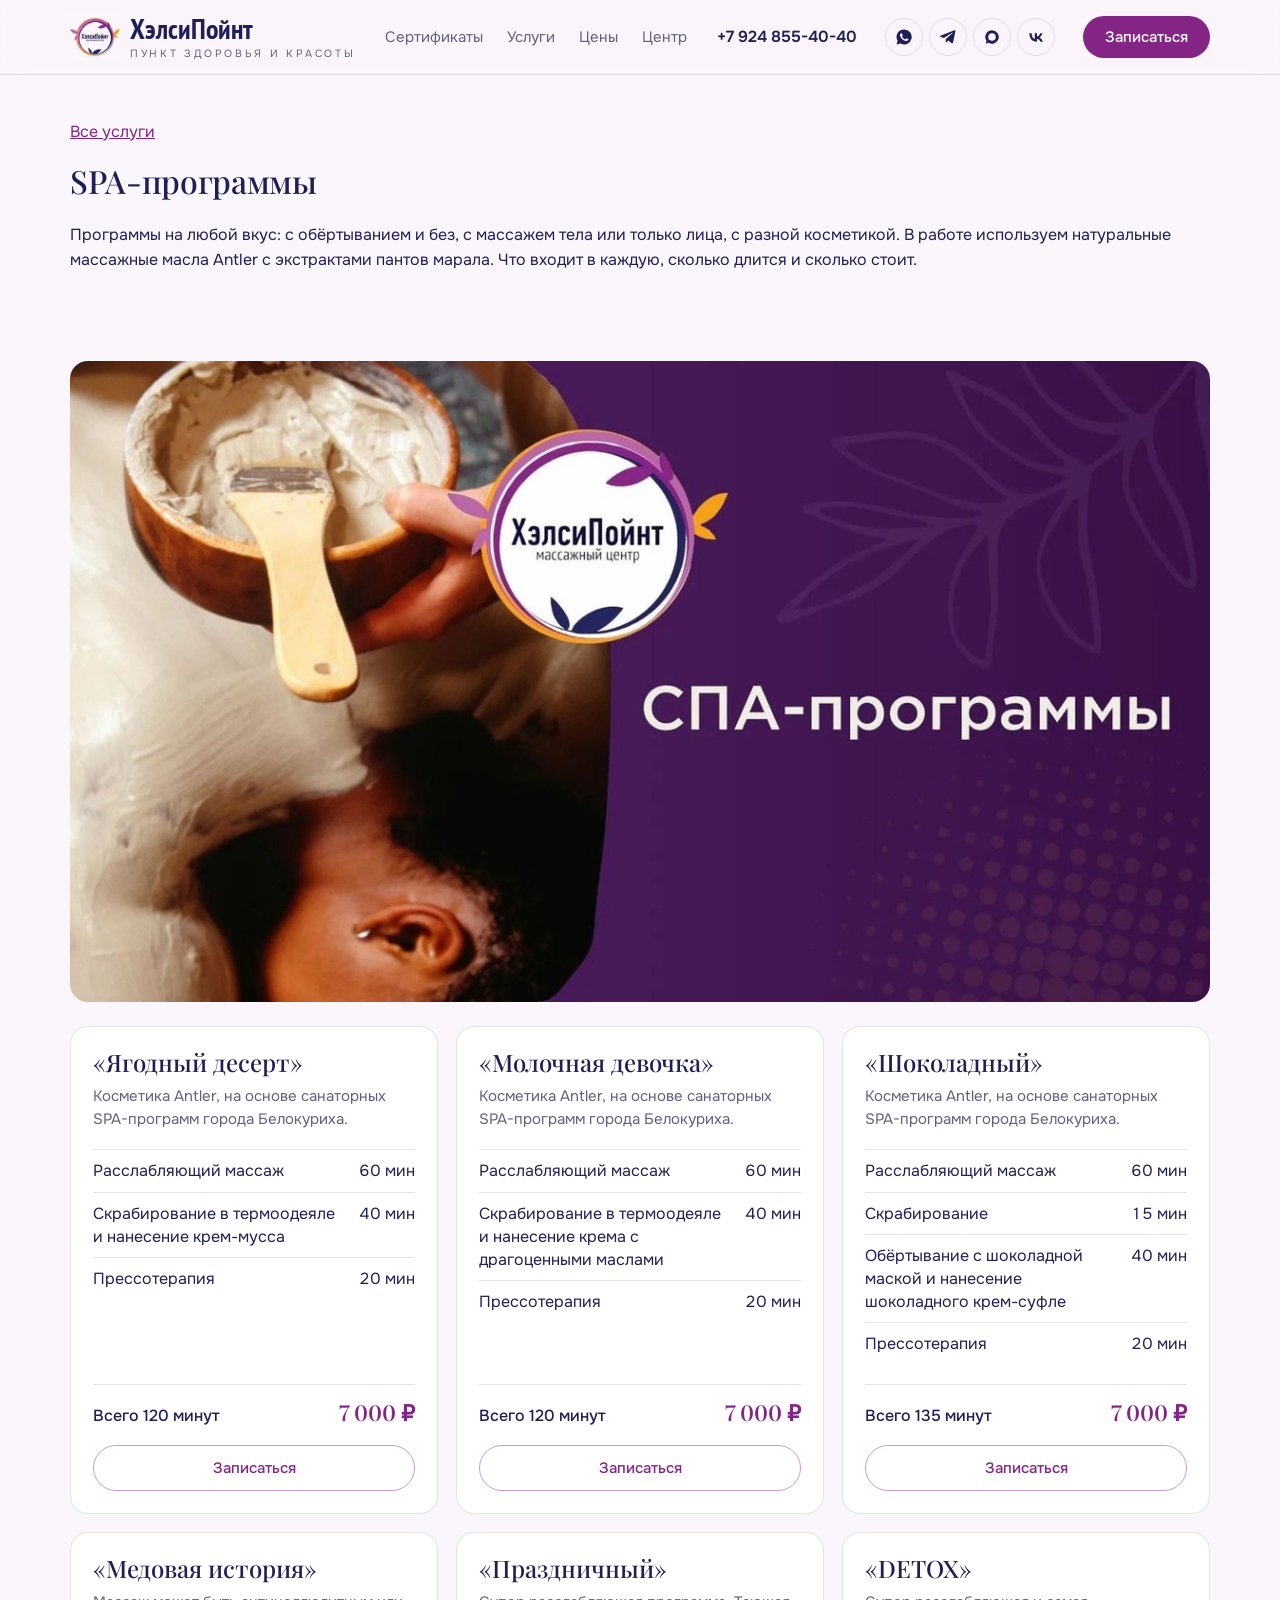
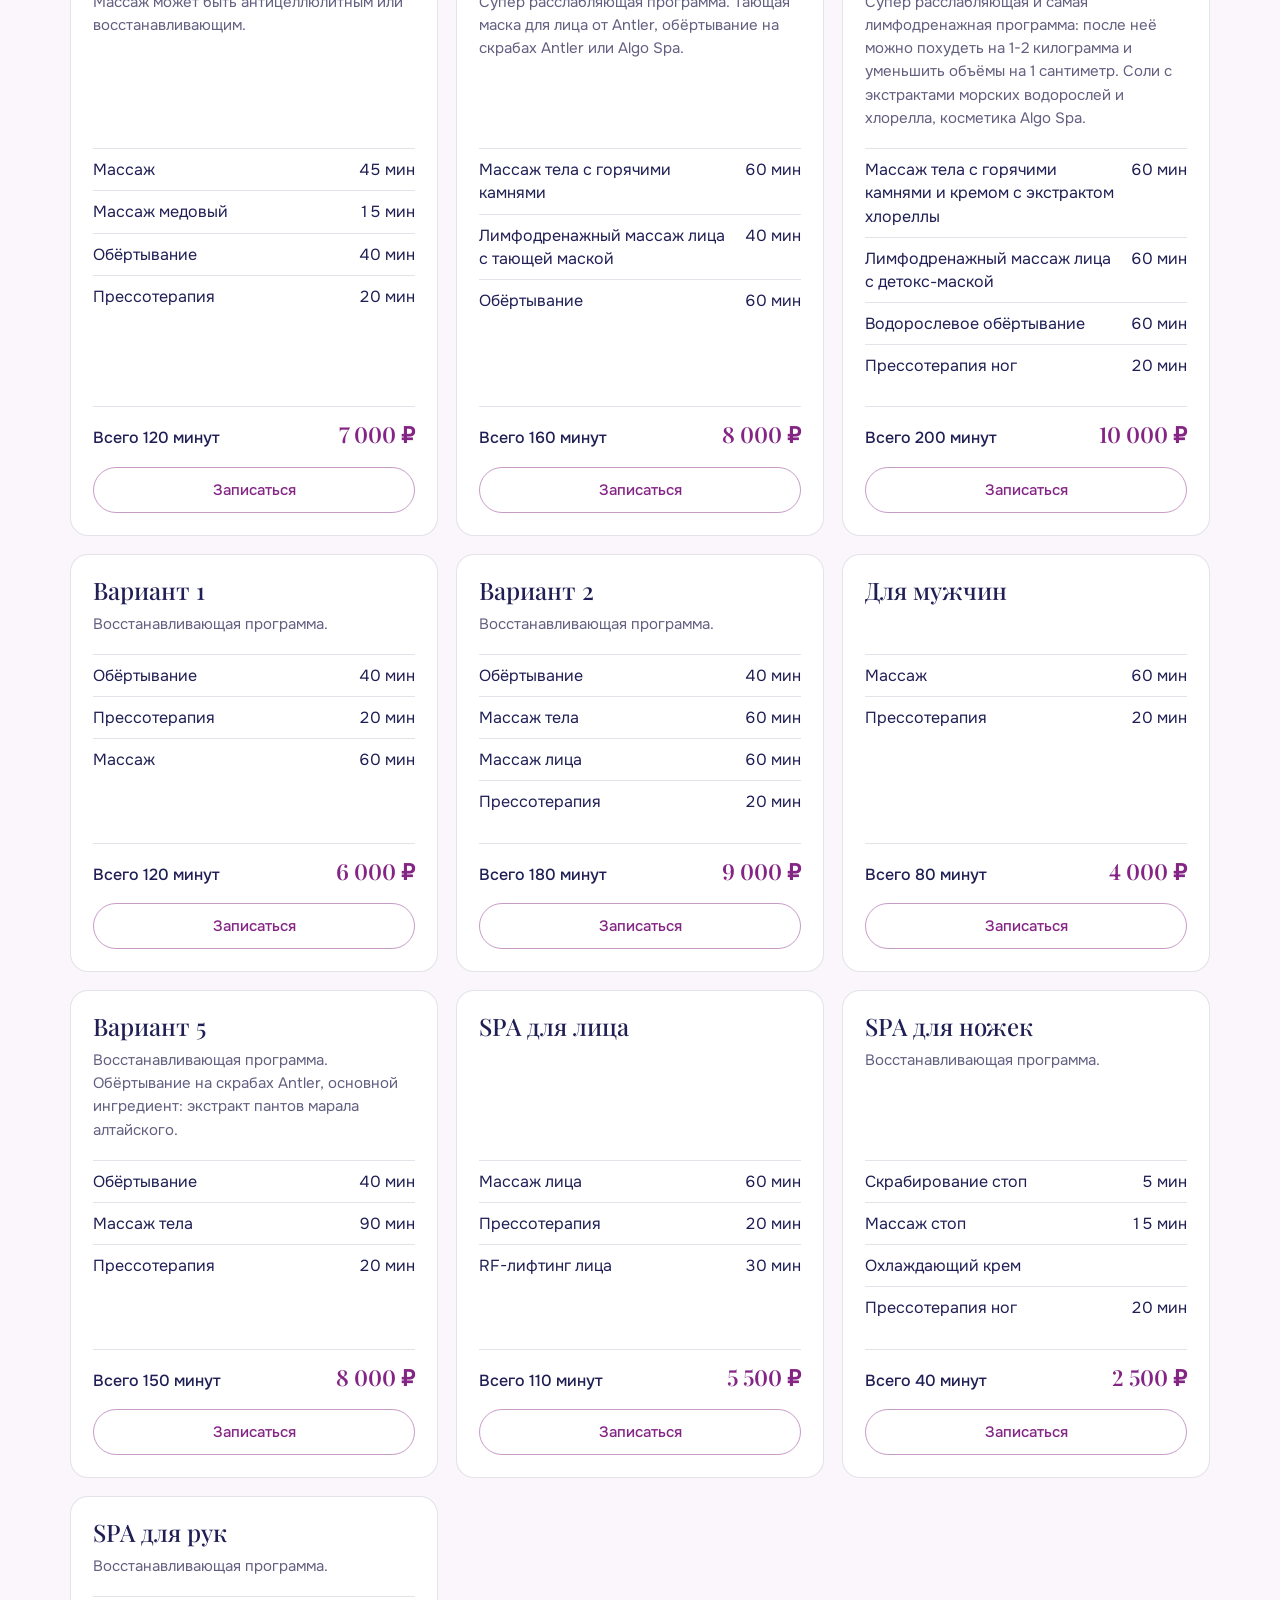
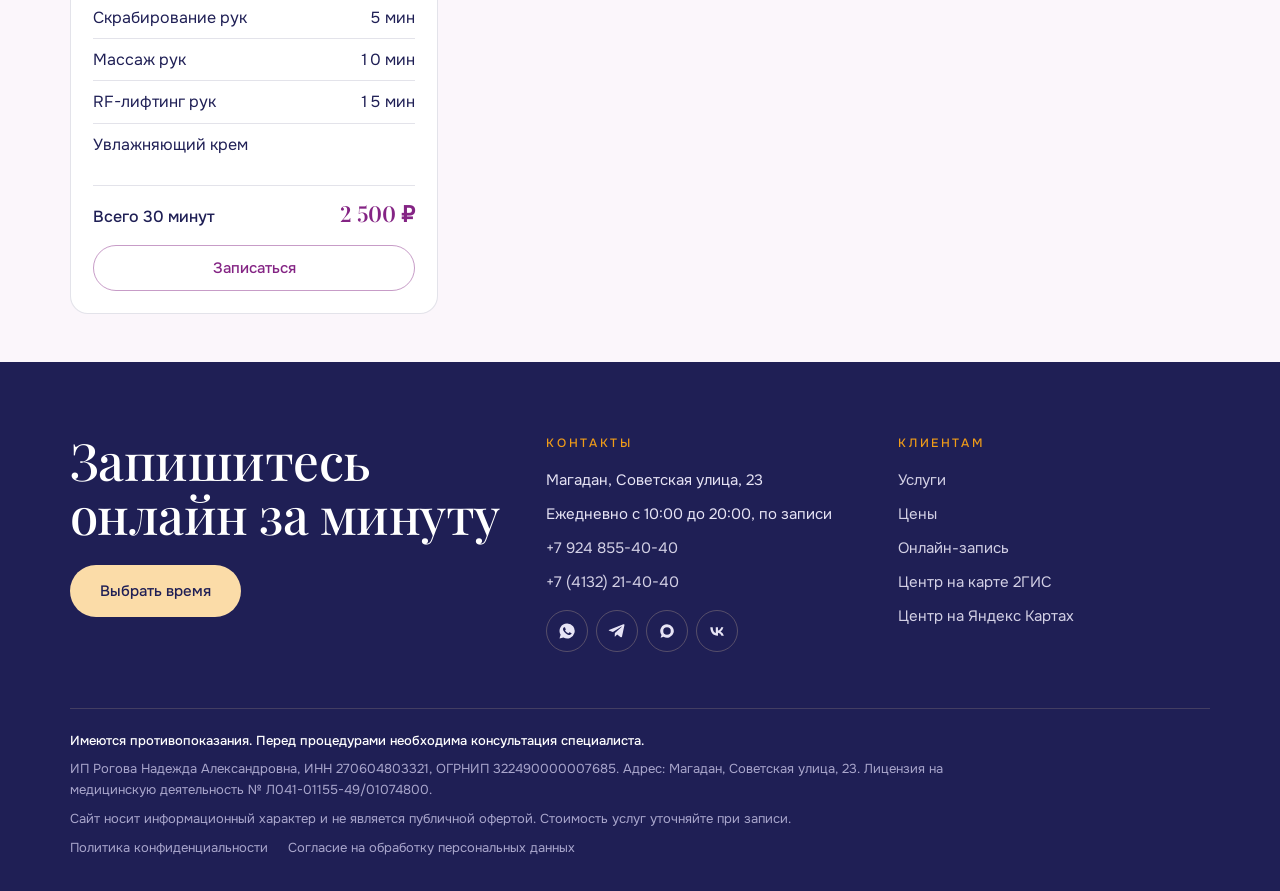
<file: spa.html>
<!doctype html>
<html lang="ru">
<head>
<meta charset="utf-8">
<meta name="viewport" content="width=device-width, initial-scale=1">
<meta name="robots" content="noindex, nofollow">
<title>SPA-программы: ХэлсиПойнт, Магадан</title>
<meta name="description" content="SPA-программы в Магадане: состав, длительность, цены.">
<link rel="icon" href="img/favicon.png">
<link rel="preconnect" href="https://fonts.googleapis.com">
<link rel="stylesheet" href="https://fonts.googleapis.com/css2?family=Playfair+Display:ital,wght@0,500;0,600;1,500&family=PT+Sans+Narrow:wght@700&family=Onest:wght@400;500;600&display=swap">
<style>
/* Палитра логотипа ХэлсиПойнт: фиолетовые кнопки, тёмно-синий подвал, оранжевые акценты. Заголовки Playfair, текст Onest. */
:root {
  --bg: #fbf6fb;
  --paper: #ffffff;
  --ink: #1f1f55;
  --muted: #625f80;
  --line: rgba(31,31,85,.12);
  --wine: #842484;
  --wine-deep: #1f1f55;
  --champ: #f09c18;
  --champ-l: #fbdca8;
  --wa: #25d366; --tg: #2aabee; --vk: #0077ff;
  --f: "Onest", system-ui, -apple-system, "Segoe UI", sans-serif;
  --fd: "Playfair Display", Georgia, "Times New Roman", serif;
  --wrap: 1180px;
}
* { box-sizing: border-box }
html { scroll-behavior: smooth }
body { margin: 0; background: var(--bg); color: var(--ink); font: 400 16px/1.6 var(--f); -webkit-font-smoothing: antialiased }
img { display: block; max-width: 100% }
a { color: inherit }
button { font: inherit; color: inherit }
.wrap { max-width: var(--wrap); margin: 0 auto; padding-inline: 20px }
h1, h2, h3 { margin: 0; font-weight: 500; text-wrap: balance }
h1, h2 { font-family: var(--fd); letter-spacing: -0.01em }
.ico { width: 18px; height: 18px; flex: 0 0 auto; fill: currentColor }
.eyebrow { font-size: 12px; letter-spacing: .22em; text-transform: uppercase; color: var(--wine); font-weight: 500 }

.demo { background: var(--wine-deep); color: var(--champ-l); font-size: 12.5px; text-align: center; padding: 7px 16px }

header { position: sticky; top: 0; z-index: 30; background: rgba(251,246,251,.9); backdrop-filter: blur(12px); border-bottom: 1px solid var(--line) }
.bar { display: flex; align-items: center; gap: 28px; height: 74px }
.logo { text-decoration: none; display: grid; gap: 4px; line-height: 1; margin-right: auto }
.logo b { font: 700 28px/1.05 "PT Sans Narrow", var(--f); color: var(--ink); display: block }
.logo small { font-size: 10.5px; color: var(--muted); letter-spacing: .26em; text-transform: uppercase }
nav { display: flex; gap: 24px; font-size: 15px }
nav a { text-decoration: none; color: var(--muted); transition: color .2s }
nav a:hover { color: var(--ink) }
.icons { display: flex; gap: 6px }
.icons a { width: 38px; height: 38px; border-radius: 50%; display: grid; place-items: center; border: 1px solid var(--line); transition: border-color .2s, color .2s }
.icons a:hover { border-color: var(--wine); color: var(--wine) }
@media (max-width: 960px) { nav { display: none } .bar { gap: 12px } }
@media (max-width: 560px) { .icons .vk, .bar .btn-out { display: none } .logo b { font-size: 24px } }

.btn, .btn-out { display: inline-flex; align-items: center; justify-content: center; gap: 8px; height: 52px; padding: 0 30px; border-radius: 999px; font: 500 15px var(--f); text-decoration: none; cursor: pointer; white-space: nowrap; transition: background .25s, color .25s, transform .15s, box-shadow .25s, border-color .25s }
.btn { background: var(--wine); color: var(--paper); border: 0 }
.btn:hover { background: var(--wine-deep); box-shadow: 0 10px 30px rgba(132,36,132,.25) }
.btn-out { background: transparent; color: var(--wine); border: 1px solid rgba(132,36,132,.45) }
.btn-out:hover { background: var(--wine); color: var(--paper) }
.btn:active, .btn-out:active { transform: scale(.97) }
.bar .btn-out { height: 42px; padding: 0 20px }

/* первый экран */
.hero { display: grid; grid-template-columns: minmax(0, 1.1fr) minmax(0, .9fr); gap: 56px; align-items: center; padding-block: 64px 80px }
.hero-text { display: grid; gap: 24px }
.hero h1 { font-size: clamp(48px, 6.6vw, 94px); line-height: .98; margin-left: -0.035em }
.hero h1 em { font-style: italic; color: var(--wine) }
.hero .who { margin: -4px 0 0; font: 500 clamp(18px, 1.8vw, 22px)/1.35 var(--f) }
.hero p { margin: 0; font-size: 17.5px; color: var(--muted); max-width: 32em }
.cta { display: flex; flex-wrap: wrap; gap: 12px; margin-top: 4px }
.shot { position: relative; justify-self: end; width: min(100%, 440px) }
.shot .frame { position: relative; border-radius: 18px; overflow: hidden; aspect-ratio: 4 / 5 }
.shot .frame img { width: 100%; height: 100%; object-fit: cover }
.tag { position: absolute; left: -36px; bottom: 40px; background: var(--paper); border-radius: 18px; padding: 16px 20px; display: grid; gap: 2px; box-shadow: 0 20px 40px rgba(31,31,85,.18) }
.tag b { font: 600 32px/1 var(--fd); color: var(--wine) }
.tag span { font-size: 13px; line-height: 1.3; color: var(--muted) }
@media (max-width: 900px) {
  .hero { grid-template-columns: minmax(0, 1fr); gap: 40px; padding-block: 36px 56px }
  .shot { justify-self: center; width: min(100%, 380px) }
  .tag { left: -8px }
}

.facts { display: grid; grid-template-columns: repeat(3, minmax(0, 1fr)) }
.fact { padding: 28px 28px 26px; display: grid; gap: 8px; align-content: start }
.fact:first-child { padding-left: 0 }
.fact b { font: 600 clamp(36px, 4.2vw, 54px)/1 var(--fd); color: var(--wine) }
.fact span { color: var(--muted); font-size: 15px }
@media (max-width: 720px) { .facts { grid-template-columns: minmax(0, 1fr) } .fact { padding-inline: 0; padding-block: 14px } }

section { padding-block: 96px }
.sec-head { display: grid; gap: 12px; margin-bottom: 44px }
.sec-head h2 { font-size: clamp(38px, 4.6vw, 60px); line-height: 1.02; margin-left: -0.03em }
.sec-head p { margin: 0; color: var(--muted); max-width: 38em }

/* направления */
.dirs { display: grid; grid-template-columns: repeat(3, minmax(0, 1fr)); gap: 16px }
@media (max-width: 900px) { .dirs { grid-template-columns: repeat(2, minmax(0, 1fr)) } }
@media (max-width: 520px) { .dirs { grid-template-columns: minmax(0, 1fr) } }
.dir { position: relative; background: var(--paper); border: 1px solid var(--line); border-radius: 18px; overflow: hidden; display: flex; flex-direction: column; text-align: left; padding: 0; cursor: pointer; transition: border-color .3s, box-shadow .3s }
.dir:hover { border-color: rgba(132,36,132,.35); box-shadow: 0 14px 34px rgba(31,31,85,.10) }
.dir .ph { aspect-ratio: 4 / 3; overflow: hidden }
.dir .ph img { width: 100%; height: 100%; object-fit: cover; transition: transform .8s cubic-bezier(.2,.7,.2,1) }
.dir:hover .ph img { transform: scale(1.05) }
.dir .tx { padding: 18px 20px 20px; display: grid; gap: 6px }
.dir h3 { font: 500 24px/1.15 var(--fd) }
.dir p { margin: 0; color: var(--muted); font-size: 14.5px; line-height: 1.5 }
.dir .from { color: var(--wine); font-size: 14.5px; font-weight: 600; margin-top: 4px }

/* программы для двоих: тёмный блок */
.duo-sec { background: var(--wine-deep); color: var(--paper) }
.duo-sec .eyebrow { color: var(--champ) }
.duo-sec .sec-head p { color: #c9c6e6 }
.duo { display: grid; grid-template-columns: repeat(4, minmax(0, 1fr)); gap: 14px }
@media (max-width: 960px) { .duo { grid-template-columns: repeat(2, minmax(0, 1fr)) } }
@media (max-width: 520px) { .duo { grid-template-columns: minmax(0, 1fr) } }
.prog { position: relative; border: 1px solid rgba(251,220,168,.22); border-radius: 18px; padding: 26px 24px; display: flex; flex-direction: column; align-items: flex-start; gap: 10px; background: rgba(255,255,255,.03) }
.prog.top { border-color: var(--champ); background: rgba(184,154,122,.10) }
.prog .n { font-size: 12px; letter-spacing: .2em; text-transform: uppercase; color: var(--champ) }
.prog h3 { font: 500 26px/1.1 var(--fd) }
.prog .sum { font: 600 30px/1 var(--fd); color: var(--champ-l) }
.prog p { margin: 0 0 12px; color: #c9c6e6; font-size: 14.5px }
.prog .btn-out { margin-top: auto; height: 44px; padding: 0 22px; color: var(--paper); border-color: rgba(251,220,168,.45) }
.prog .btn-out:hover { background: var(--champ); border-color: var(--champ); color: var(--wine-deep) }

/* прайс узкой колонкой: название и цена связаны точечной линией */
.tabs { display: flex; gap: 6px; flex-wrap: wrap; margin-bottom: 26px }
.tabs button { border: 1px solid var(--line); background: transparent; height: 40px; padding: 0 18px; border-radius: 999px; font-size: 14.5px; cursor: pointer; white-space: nowrap; color: var(--muted); transition: background .2s, color .2s, border-color .2s }
.tabs button:hover { color: var(--ink); border-color: rgba(31,31,85,.3) }
.tabs button[aria-selected="true"] { background: var(--wine); border-color: var(--wine); color: var(--paper) }
.plist { max-width: 820px }
.pr { display: grid; grid-template-columns: auto minmax(28px, 1fr) auto auto; column-gap: 14px; align-items: start; padding-block: 13px }
.pr .nm { max-width: 30em; font-weight: 500; font-size: 16.5px; line-height: 1.45 }
.pr small { grid-column: 1 / 3; grid-row: 2; color: var(--muted); font-size: 13.5px; margin-top: 2px }
.pr .lead { height: 17px; border-bottom: 2px dotted rgba(31,31,85,.22) }
.pr .sum { font: 600 22px/24px var(--fd); color: var(--wine); white-space: nowrap; font-variant-numeric: lining-nums tabular-nums }
.pr button { border: 0; background: none; color: var(--muted); font-size: 14px; line-height: 24px; cursor: pointer; padding: 0; margin-left: 10px; border-bottom: 1px solid transparent; transition: color .2s, border-color .2s }
.pr button:hover { color: var(--wine); border-color: var(--wine) }
@media (max-width: 600px) { .pr { grid-template-columns: minmax(0, auto) minmax(16px, 1fr) auto; row-gap: 4px } .pr small { grid-column: 1 / -1 } .pr button { grid-column: 1; grid-row: 3; margin-left: 0; justify-self: start } }
.p-note { margin: 20px 0 0; font-size: 13.5px; color: var(--muted); max-width: 820px }

/* атмосфера */
.gal { display: grid; grid-template-columns: 1fr 1.4fr 1fr; grid-template-rows: 1fr 1fr; gap: 12px; height: 560px }
.gal div { border-radius: 18px; overflow: hidden }
.gal div:first-child { grid-row: span 2 } .gal div:nth-child(3) { grid-column: 3; grid-row: 1 / 3 } .gal div:nth-child(4) { grid-column: 2; grid-row: 2 }
.gal img { width: 100%; height: 100%; object-fit: cover; transition: transform .8s cubic-bezier(.2,.7,.2,1) }
.gal div:hover img { transform: scale(1.04) }
@media (max-width: 760px) { .gal { grid-template-columns: 1fr 1fr; grid-template-rows: 260px 200px; height: auto } .gal div:nth-child(n) { grid-column: auto; grid-row: auto } }

.steps { display: grid; grid-template-columns: repeat(3, minmax(0, 1fr)); gap: 40px }
@media (max-width: 800px) { .steps { grid-template-columns: minmax(0, 1fr); gap: 28px } }
.step { display: grid; gap: 10px; align-content: start }
.step .n { font: 600 15px/1 var(--f); color: var(--wine); letter-spacing: .08em }
.step h3 { font-size: 19px; font-weight: 500 }
.step p { margin: 0; color: var(--muted) }

footer { background: var(--wine-deep); color: #e7e4f5; padding-block: 72px 32px }
footer a { color: inherit }
.f-top { display: grid; grid-template-columns: 1.4fr 1fr 1fr; gap: 40px; align-items: start }
@media (max-width: 860px) { .f-top { grid-template-columns: minmax(0, 1fr) } }
.f-top h2 { font-size: clamp(36px, 4vw, 52px); line-height: 1.04; color: var(--paper) }
.f-top .btn { margin-top: 24px; background: var(--champ-l); color: var(--wine-deep) }
.f-top .btn:hover { background: var(--paper) }
.fcol { display: grid; gap: 10px; font-size: 15px; align-content: start }
.fcol h4 { margin: 0 0 4px; font-size: 12px; letter-spacing: .22em; text-transform: uppercase; color: var(--champ); font-weight: 500 }
.fcol a { text-decoration: none; opacity: .9 }
.fcol a:hover { opacity: 1; color: var(--champ-l) }
.soc { display: flex; gap: 8px; margin-top: 6px }
.soc a { width: 42px; height: 42px; border-radius: 50%; display: grid; place-items: center; border: 1px solid rgba(251,220,168,.25); opacity: 1 }
.soc a:hover { border-color: var(--champ); color: var(--champ-l) }
.legal { border-top: 1px solid rgba(251,220,168,.16); margin-top: 56px; padding-top: 22px; display: grid; gap: 8px; font-size: 13px; color: #a9a6cc }
.legal p { margin: 0; max-width: 72em }
.legal strong { color: var(--paper); font-weight: 500 }
.legal nav { display: flex; gap: 20px; flex-wrap: wrap; font-size: 13px }
.legal nav a { color: #a9a6cc }

/* окно записи */
.sheet-bg { position: fixed; inset: 0; background: rgba(31,31,85,.45); z-index: 50; opacity: 0; pointer-events: none; transition: opacity .25s }
.sheet { position: fixed; left: 50%; bottom: 0; z-index: 51; width: min(440px, 100%); transform: translate(-50%, 104%); background: var(--paper); border-radius: 24px 24px 0 0; padding: 22px 22px calc(22px + env(safe-area-inset-bottom, 0px)); transition: transform .35s cubic-bezier(.2,.8,.2,1) }
@media (min-width: 700px) { .sheet { bottom: 50%; border-radius: 24px; transform: translate(-50%, 60%) scale(.96); opacity: 0; transition: transform .3s cubic-bezier(.2,.8,.2,1), opacity .25s } }
.open .sheet-bg { opacity: 1; pointer-events: auto }
.sheet { pointer-events: none } .open .sheet { pointer-events: auto } /* скрытое окно не должно ловить мышь */
.open .sheet { transform: translate(-50%, 0) }
@media (min-width: 700px) { .open .sheet { transform: translate(-50%, 50%) scale(1); opacity: 1 } }
.sheet-top { display: flex; gap: 12px; align-items: start; margin-bottom: 18px }
.sheet-top b { display: block; font: 500 26px/1.15 var(--fd); margin-top: 4px }
.x { margin-left: auto; width: 36px; height: 36px; border-radius: 50%; border: 1px solid var(--line); background: transparent; cursor: pointer; font-size: 16px; line-height: 1; flex: 0 0 auto }
.via { display: grid; gap: 8px }
.via a, .via button { display: flex; align-items: center; gap: 12px; height: 54px; padding: 0 16px; border-radius: 999px; border: 1px solid var(--line); background: transparent; text-decoration: none; font-weight: 500; font-size: 16px; cursor: pointer; transition: border-color .2s, background .2s }
.via a:hover, .via button:hover { border-color: var(--wine); background: rgba(132,36,132,.04) }
.via .badge { width: 32px; height: 32px; border-radius: 50%; display: grid; place-items: center; color: #fff }
.via .hint { margin-left: auto; color: var(--muted); font-weight: 400; font-size: 13px }
.note { font-size: 12.5px; color: var(--muted); margin: 14px 0 0 }
.note a { color: var(--muted) }
.toast { position: fixed; left: 50%; top: 18px; transform: translate(-50%, -80px); background: var(--wine); color: var(--paper); padding: 10px 18px; border-radius: 999px; z-index: 60; font-size: 14px; transition: transform .3s }
.toast.on { transform: translate(-50%, 0) }

.mbar { display: none }
@media (max-width: 680px) {
  .mbar { display: flex; gap: 8px; position: fixed; left: 12px; right: 12px; bottom: calc(env(safe-area-inset-bottom, 0px) + 12px); z-index: 40 }
  .mbar .btn { flex: 1; height: 54px; box-shadow: 0 10px 28px rgba(31,31,85,.3) }
  .mbar .sq { flex: 0 0 54px; height: 54px; border-radius: 50%; display: grid; place-items: center; color: #fff; box-shadow: 0 10px 28px rgba(31,31,85,.3) }
  footer { padding-bottom: 100px }
}

/* наклон за курсором */
.tilt { will-change: transform; transition: transform .5s cubic-bezier(.2,.7,.2,1) }
.tilt.moving { transition: transform .08s linear }
.tilt::after { content: ""; position: absolute; inset: 0; border-radius: inherit; pointer-events: none; opacity: 0; transition: opacity .3s;
  background: radial-gradient(circle 240px at var(--gx, 50%) var(--gy, 50%), rgba(255,255,255,.22), transparent 60%) }
.tilt.moving::after { opacity: 1 }

/* проявление: быстро, шапка раздела целиком */
.js .rise { opacity: 0; transform: translateY(18px); transition: opacity .5s ease, transform .5s cubic-bezier(.2,.7,.2,1) }
.js .rise.in { opacity: 1; transform: none }
.js .unblur { opacity: 0; filter: blur(6px); transform: translateY(6px); transition: opacity .3s ease, filter .3s ease, transform .3s cubic-bezier(.2,.7,.2,1) }
.js .unblur.in { opacity: 1; filter: blur(0); transform: none }
@keyframes up { from { opacity: 0; transform: translateY(22px) } to { opacity: 1; transform: none } }
@keyframes clear { from { opacity: 0; filter: blur(10px) } to { opacity: 1; filter: blur(0) } }
.hero-text > * { animation: up .7s cubic-bezier(.2,.7,.2,1) both }
.hero h1 { animation: clear .7s ease both }
.hero-text > *:nth-child(2) { animation-delay: .15s } .hero-text > *:nth-child(3) { animation-delay: .25s } .hero-text > *:nth-child(4) { animation-delay: .35s }
.shot .frame img { animation: clear .9s ease .1s both }
@media (prefers-reduced-motion: reduce) {
  *, *::before, *::after { animation: none !important; transition: none !important }
  .js .rise, .js .unblur { opacity: 1; transform: none; filter: none }
}
:focus-visible { outline: 2px solid var(--wine); outline-offset: 3px }
.price-sec { background: var(--paper) }
.via .main { background: var(--wine); color: var(--paper); border-color: var(--wine) }
.via .main:hover { background: var(--wine-deep) }
.via .main .hint { color: #e7d3e7 }
.dir .ph { aspect-ratio: 4 / 3 }
.dir { text-decoration: none; color: inherit }
.dir .tx { flex: 1; display: flex; flex-direction: column }
.dir .from { margin-top: auto; padding-top: 8px; font-size: 17px }
.hphone { margin-left: auto; font-weight: 600; color: var(--ink); text-decoration: none; white-space: nowrap }
.hphone:hover { color: var(--wine) }
.bar .hbtn { height: 42px; padding: 0 22px }
.sec-head p a { color: var(--wine) }
.step-cta { display: flex; flex-wrap: wrap; gap: 10px; margin-top: 6px }
.step-cta .btn, .step-cta .btn-out { height: 42px; padding: 0 20px }
@media (min-width: 961px) and (max-width: 1180px) { .hphone { display: none } }
@media (max-width: 560px) { .bar .hbtn, .hphone { display: none } }
.pr button { padding-block: 10px; margin-block: -10px; color: var(--wine); font-weight: 500 }
@media (max-width: 600px) {
  .pr button { height: 36px; padding: 0 16px; margin: 6px 0 0; border: 1px solid rgba(132,36,132,.45); border-radius: 999px; line-height: 34px }
  .pr button:hover { background: var(--wine); color: var(--paper) }
}
@media (max-width: 760px) {
  .gal { grid-template-rows: 210px 260px 200px }
  .gal div:nth-child(4) { grid-column: 1 / -1; grid-row: 1 }
  .gal div:nth-child(1) { grid-column: 1; grid-row: 2 }
  .gal div:nth-child(3) { grid-column: 2; grid-row: 2 }
  .gal div:nth-child(2) { grid-column: 1 / -1; grid-row: 3 }
}
@media (max-width: 420px) {
  .logo small { font-size: 9.5px; letter-spacing: .1em; white-space: nowrap }
  .hero .cta a { width: 100% }
  .mbar .btn { min-width: 0; padding: 0 14px }
}
@media (max-width: 360px) { .bar .icons { display: none } }
.card { padding: 26px; gap: 0 }
.card > * + * { margin-top: 14px }
.card h3 + p { margin-top: 8px }
.card .steps-list { flex: 0 0 auto; gap: 0; margin-top: 18px; margin-bottom: 20px }
.steps-list li { padding: 9px 0; border-top: 1px solid var(--line); color: var(--ink); line-height: 1.45 }
.steps-list i { color: var(--muted); font-variant-numeric: tabular-nums }
.card .meta { margin-top: auto; padding-top: 16px; border-top: 1px solid var(--line); align-items: baseline }
.card .meta span { font-weight: 500 }
.card .meta b { font: 600 22px/1 var(--fd); color: var(--wine); font-variant-numeric: lining-nums tabular-nums }
.card .btn-out { margin-top: 16px; height: 46px }
@media (max-width: 420px) { .card { padding: 20px } }
.hero + .wrap { padding-bottom: 64px }
.spa-cards .card { display: grid; grid-row: span 5; grid-template-rows: subgrid; row-gap: 0 }
.spa-cards .card .steps-list { align-self: start }
.spa-cards .card .meta { align-self: end }
.spa-cards .spa-note:empty { margin: 0 }
.spa-cards .card p.spa-note { color: var(--muted); font-size: 15px; line-height: 1.55 }
.logo { display: flex; align-items: center; gap: 10px }
.logo-img { width: 50px; height: 50px; mix-blend-mode: multiply }
h1 em, .fact b { color: var(--wine) }
.from, .meta b { color: #b86a00 }
.trust { margin: 26px 0 0; padding: 16px 20px; border-left: 4px solid var(--champ); background: var(--paper); border-radius: 0 12px 12px 0 }
.cert-sec { background: linear-gradient(120deg, #4a1a6e, #6a2484); color: #fff }
.cert-sec .btn { background: #f09c18; color: #1f1f55; border-color: #f09c18 }
.cert-sec .btn-out { color: #fff; border-color: rgba(255,255,255,.55) }
.cert-sec h2 { color: #fff }
.slogan { background: linear-gradient(120deg, #f09c18, #f7bd5c); color: #1f1f55; padding: 52px 0 }
.slogan h2 { font: 500 clamp(30px, 4vw, 46px)/1.12 var(--fd); margin: 0 0 12px; color: #1f1f55 }
.slogan p { margin: 0; max-width: 46em; font-size: 18px }
.abon-h { font: 500 26px/1.15 var(--fd); margin: 0 0 10px; color: #fbdca8 }
.abon { margin: 0 0 24px; padding: 0; list-style: none; display: grid; gap: 10px }
.cert-imgs { display: grid; gap: 14px }
.page-banner { width: 100%; border-radius: 18px; display: block; margin-bottom: 24px }
.cert { display: grid; grid-template-columns: 1fr 1fr; gap: 40px; align-items: center }
.cert img { width: 100%; border-radius: 18px; display: block }
.steps-sec { background: #f6e9f6 }
.cert h2 { font: 500 clamp(32px, 4vw, 48px)/1.1 var(--fd); margin: 0 }
.cert p { margin: 14px 0 22px; font-size: 18px }
.page-head { padding-top: 44px; padding-bottom: 24px }
.page-head h1 { margin: 10px 0 }
.back { color: var(--wine) }
.sub { padding: 48px 0 }
.sub.alt { background: var(--paper) }
.sub h2 { margin: 0 0 12px }
.split { display: grid; grid-template-columns: 2fr 3fr; gap: 40px; align-items: start }
.split img { width: 100%; border-radius: 18px; display: block }
.cards { display: grid; grid-template-columns: repeat(auto-fill, minmax(280px, 1fr)); gap: 18px }
.card { background: var(--paper); border: 1px solid var(--line); border-radius: 18px; padding: 22px; display: flex; flex-direction: column; gap: 12px }
.card img { width: 100%; aspect-ratio: 4 / 3; object-fit: cover; border-radius: 12px; display: block }
.card h3 { font: 500 24px/1.15 var(--fd); margin: 0 }
.card p { margin: 0; color: var(--muted); flex: 1 }
.card p.spa-note { flex: 0 0 auto; color: var(--ink) }
.steps-list { list-style: none; margin: 0; padding: 0; flex: 1; display: grid; gap: 8px; align-content: start; color: var(--muted) }
.steps-list li { display: flex; justify-content: space-between; gap: 14px }
.steps-list i { font-style: normal; white-space: nowrap; color: var(--ink) }
.meta { display: flex; justify-content: space-between; gap: 12px }
.meta b { white-space: nowrap }
.cat-nav { display: flex; flex-wrap: wrap; gap: 10px; padding-bottom: 8px }
.cat-nav a { padding: 8px 16px; border: 1px solid rgba(132,36,132,.35); border-radius: 999px; color: var(--wine); text-decoration: none; font-size: 15px }
.cat-nav a:hover { background: var(--wine); color: var(--paper) }
.cat-list { margin-top: 28px }
.cat-note { max-width: 820px; margin: 0 0 8px; color: var(--muted) }
@media (max-width: 700px) { .cert, .split { grid-template-columns: 1fr; gap: 22px } .logo-img { width: 42px; height: 42px } }
@media (max-width: 560px) { .icons .mx { display: none } }
</style>
</head>
<body>

<svg width="0" height="0" style="position:absolute" aria-hidden="true">
  <symbol id="i-wa" viewBox="0 0 24 24"><path d="M12 2a9.9 9.9 0 0 0-8.5 15L2 22l5.2-1.4A10 10 0 1 0 12 2Zm5.4 14c-.2.6-1.3 1.2-1.8 1.3-.5 0-1 .2-3.2-.7-2.7-1.1-4.4-3.9-4.6-4.1-.1-.2-1.1-1.5-1.1-2.8 0-1.4.7-2 1-2.3.2-.3.5-.3.7-.3h.5c.2 0 .4 0 .6.5l.8 2c.1.2.1.4 0 .5l-.3.5-.4.4c-.1.1-.3.3-.1.6.2.3.8 1.2 1.6 1.9 1.1 1 2 1.3 2.3 1.4.3.2.5.1.6 0l.9-1c.2-.3.4-.2.6-.1l1.9.9c.3.1.5.2.5.3.1.2.1.8-.1 1.4Z"/></symbol>
  <symbol id="i-tg" viewBox="0 0 24 24"><path d="m21.9 4.4-3.2 15c-.2 1.1-.9 1.3-1.7.8l-4.8-3.5-2.3 2.2c-.3.3-.5.5-1 .5l.3-4.9 8.9-8c.4-.4-.1-.6-.6-.2l-11 6.9-4.7-1.5c-1-.3-1-1 .2-1.5L20.5 3c.9-.3 1.7.2 1.4 1.4Z"/></symbol>
  <symbol id="i-vk" viewBox="0 0 24 24"><path d="M12.9 18.2C6.8 18.2 3.3 14 3.1 7h3.1c.1 5.1 2.4 7.3 4.2 7.7V7h2.9v4.4c1.8-.2 3.7-2.2 4.3-4.4h2.9a8.6 8.6 0 0 1-3.9 5.6 9 9 0 0 1 4.6 5.6h-3.2a5.6 5.6 0 0 0-4.7-4v4h-.4Z"/></symbol>
  <symbol id="i-tel" viewBox="0 0 24 24"><path d="M6.6 10.8a15.1 15.1 0 0 0 6.6 6.6l2.2-2.2c.3-.3.7-.4 1-.2 1.1.4 2.3.6 3.6.6.6 0 1 .4 1 1V20c0 .6-.4 1-1 1A17 17 0 0 1 3 4c0-.6.4-1 1-1h3.5c.6 0 1 .4 1 1 0 1.2.2 2.4.6 3.6.1.3 0 .7-.2 1l-2.3 2.2Z"/></symbol>
  <symbol id="i-cal" viewBox="0 0 24 24"><path d="M7 2h2v2h6V2h2v2h3a1 1 0 0 1 1 1v15a1 1 0 0 1-1 1H4a1 1 0 0 1-1-1V5a1 1 0 0 1 1-1h3V2Zm12 8H5v9h14v-9ZM7 12h4v4H7v-4Z"/></symbol>
  <symbol id="i-max" viewBox="0 0 24 24"><path fill-rule="evenodd" d="M12 3a9 9 0 1 1-4.6 16.7L3.5 21l1.2-3.8A9 9 0 0 1 12 3Zm0 4a5 5 0 1 0 0 10 5 5 0 0 0 0-10Z"/></symbol>
</svg>


<header>
  <div class="wrap bar">
    <a class="logo" href="index.html"><img class="logo-img" src="img/logo.png" alt=""><span><b>ХэлсиПойнт</b><small>пункт здоровья и красоты</small></span></a>
    <nav aria-label="Разделы"><a href="index.html#cert">Сертификаты</a><a href="index.html#dirs">Услуги</a><a href="index.html#prices">Цены</a><a href="index.html#studio">Центр</a></nav>
    <a class="hphone" href="tel:+79248554040">+7 924 855-40-40</a>
    <div class="icons">
      <a href="https://wa.me/79248554040" target="_blank" rel="noopener" aria-label="WhatsApp"><svg class="ico"><use href="#i-wa"/></svg></a>
      <a href="https://t.me/healthypoint_magadan" target="_blank" rel="noopener" aria-label="Telegram"><svg class="ico"><use href="#i-tg"/></svg></a>
      <a class="mx" href="https://max.ru/channel_HealthyPoint" target="_blank" rel="noopener" aria-label="Max"><svg class="ico"><use href="#i-max"/></svg></a>
      <a class="vk" href="https://vk.com/massag_center" target="_blank" rel="noopener" aria-label="ВКонтакте"><svg class="ico"><use href="#i-vk"/></svg></a>
    </div>
    <a class="btn hbtn" href="https://n1212445.yclients.ru/" target="_blank" rel="noopener">Записаться</a>
  </div>
</header>

<main id="top"><div class="wrap page-head"><a class="back" href="index.html#dirs">Все услуги</a><h1>SPA-программы</h1><p>Программы на любой вкус: с обёртыванием и без, с массажем тела или только лица, с разной косметикой. В работе используем натуральные массажные масла Antler с экстрактами пантов марала. Что входит в каждую, сколько длится и сколько стоит.</p></div>
<section class="sub"><div class="wrap"><img class="page-banner" src="img/p_spa.jpg" alt="SPA-программы" loading="lazy"><div class="cards spa-cards"><article class="card"><h3>«Ягодный десерт»</h3><p class="spa-note">Косметика Antler, на основе санаторных SPA-программ города Белокуриха.</p><ul class="steps-list"><li><span>Расслабляющий массаж</span><i>60 мин</i></li><li><span>Скрабирование в термоодеяле и нанесение крем-мусса</span><i>40 мин</i></li><li><span>Прессотерапия</span><i>20 мин</i></li></ul><div class="meta"><span>Всего 120 минут</span><b>7 000 ₽</b></div><button class="btn-out" type="button" data-book="SPA «Ягодный десерт»">Записаться</button></article><article class="card"><h3>«Молочная девочка»</h3><p class="spa-note">Косметика Antler, на основе санаторных SPA-программ города Белокуриха.</p><ul class="steps-list"><li><span>Расслабляющий массаж</span><i>60 мин</i></li><li><span>Скрабирование в термоодеяле и нанесение крема с драгоценными маслами</span><i>40 мин</i></li><li><span>Прессотерапия</span><i>20 мин</i></li></ul><div class="meta"><span>Всего 120 минут</span><b>7 000 ₽</b></div><button class="btn-out" type="button" data-book="SPA «Молочная девочка»">Записаться</button></article><article class="card"><h3>«Шоколадный»</h3><p class="spa-note">Косметика Antler, на основе санаторных SPA-программ города Белокуриха.</p><ul class="steps-list"><li><span>Расслабляющий массаж</span><i>60 мин</i></li><li><span>Скрабирование</span><i>15 мин</i></li><li><span>Обёртывание с шоколадной маской и нанесение шоколадного крем-суфле</span><i>40 мин</i></li><li><span>Прессотерапия</span><i>20 мин</i></li></ul><div class="meta"><span>Всего 135 минут</span><b>7 000 ₽</b></div><button class="btn-out" type="button" data-book="SPA «Шоколадный»">Записаться</button></article><article class="card"><h3>«Медовая история»</h3><p class="spa-note">Массаж может быть антицеллюлитным или восстанавливающим.</p><ul class="steps-list"><li><span>Массаж</span><i>45 мин</i></li><li><span>Массаж медовый</span><i>15 мин</i></li><li><span>Обёртывание</span><i>40 мин</i></li><li><span>Прессотерапия</span><i>20 мин</i></li></ul><div class="meta"><span>Всего 120 минут</span><b>7 000 ₽</b></div><button class="btn-out" type="button" data-book="SPA «Медовая история»">Записаться</button></article><article class="card"><h3>«Праздничный»</h3><p class="spa-note">Супер расслабляющая программа. Тающая маска для лица от Antler, обёртывание на скрабах Antler или Algo Spa.</p><ul class="steps-list"><li><span>Массаж тела с горячими камнями</span><i>60 мин</i></li><li><span>Лимфодренажный массаж лица с тающей маской</span><i>40 мин</i></li><li><span>Обёртывание</span><i>60 мин</i></li></ul><div class="meta"><span>Всего 160 минут</span><b>8 000 ₽</b></div><button class="btn-out" type="button" data-book="SPA «Праздничный»">Записаться</button></article><article class="card"><h3>«DETOX»</h3><p class="spa-note">Супер расслабляющая и самая лимфодренажная программа: после неё можно похудеть на 1-2 килограмма и уменьшить объёмы на 1 сантиметр. Соли с экстрактами морских водорослей и хлорелла, косметика Algo Spa.</p><ul class="steps-list"><li><span>Массаж тела с горячими камнями и кремом с экстрактом хлореллы</span><i>60 мин</i></li><li><span>Лимфодренажный массаж лица с детокс-маской</span><i>60 мин</i></li><li><span>Водорослевое обёртывание</span><i>60 мин</i></li><li><span>Прессотерапия ног</span><i>20 мин</i></li></ul><div class="meta"><span>Всего 200 минут</span><b>10 000 ₽</b></div><button class="btn-out" type="button" data-book="SPA «DETOX»">Записаться</button></article><article class="card"><h3>Вариант 1</h3><p class="spa-note">Восстанавливающая программа.</p><ul class="steps-list"><li><span>Обёртывание</span><i>40 мин</i></li><li><span>Прессотерапия</span><i>20 мин</i></li><li><span>Массаж</span><i>60 мин</i></li></ul><div class="meta"><span>Всего 120 минут</span><b>6 000 ₽</b></div><button class="btn-out" type="button" data-book="SPA Вариант 1">Записаться</button></article><article class="card"><h3>Вариант 2</h3><p class="spa-note">Восстанавливающая программа.</p><ul class="steps-list"><li><span>Обёртывание</span><i>40 мин</i></li><li><span>Массаж тела</span><i>60 мин</i></li><li><span>Массаж лица</span><i>60 мин</i></li><li><span>Прессотерапия</span><i>20 мин</i></li></ul><div class="meta"><span>Всего 180 минут</span><b>9 000 ₽</b></div><button class="btn-out" type="button" data-book="SPA Вариант 2">Записаться</button></article><article class="card"><h3>Для мужчин</h3><p class="spa-note"></p><ul class="steps-list"><li><span>Массаж</span><i>60 мин</i></li><li><span>Прессотерапия</span><i>20 мин</i></li></ul><div class="meta"><span>Всего 80 минут</span><b>4 000 ₽</b></div><button class="btn-out" type="button" data-book="SPA Для мужчин">Записаться</button></article><article class="card"><h3>Вариант 5</h3><p class="spa-note">Восстанавливающая программа. Обёртывание на скрабах Antler, основной ингредиент: экстракт пантов марала алтайского.</p><ul class="steps-list"><li><span>Обёртывание</span><i>40 мин</i></li><li><span>Массаж тела</span><i>90 мин</i></li><li><span>Прессотерапия</span><i>20 мин</i></li></ul><div class="meta"><span>Всего 150 минут</span><b>8 000 ₽</b></div><button class="btn-out" type="button" data-book="SPA Вариант 5">Записаться</button></article><article class="card"><h3>SPA для лица</h3><p class="spa-note"></p><ul class="steps-list"><li><span>Массаж лица</span><i>60 мин</i></li><li><span>Прессотерапия</span><i>20 мин</i></li><li><span>RF-лифтинг лица</span><i>30 мин</i></li></ul><div class="meta"><span>Всего 110 минут</span><b>5 500 ₽</b></div><button class="btn-out" type="button" data-book="SPA SPA для лица">Записаться</button></article><article class="card"><h3>SPA для ножек</h3><p class="spa-note">Восстанавливающая программа.</p><ul class="steps-list"><li><span>Скрабирование стоп</span><i>5 мин</i></li><li><span>Массаж стоп</span><i>15 мин</i></li><li><span>Охлаждающий крем</span><i></i></li><li><span>Прессотерапия ног</span><i>20 мин</i></li></ul><div class="meta"><span>Всего 40 минут</span><b>2 500 ₽</b></div><button class="btn-out" type="button" data-book="SPA SPA для ножек">Записаться</button></article><article class="card"><h3>SPA для рук</h3><p class="spa-note">Восстанавливающая программа.</p><ul class="steps-list"><li><span>Скрабирование рук</span><i>5 мин</i></li><li><span>Массаж рук</span><i>10 мин</i></li><li><span>RF-лифтинг рук</span><i>15 мин</i></li><li><span>Увлажняющий крем</span><i></i></li></ul><div class="meta"><span>Всего 30 минут</span><b>2 500 ₽</b></div><button class="btn-out" type="button" data-book="SPA SPA для рук">Записаться</button></article></div></div></section></main>

<footer id="contacts">
  <div class="wrap">
    <div class="f-top">
      <div>
        <h2>Запишитесь онлайн за&nbsp;минуту</h2>
        <a class="btn" href="https://n1212445.yclients.ru/" target="_blank" rel="noopener">Выбрать время</a>
      </div>
      <div class="fcol">
        <h4>Контакты</h4>
        <span>Магадан, Советская улица, 23</span>
        <span>Ежедневно с 10:00 до 20:00, по записи</span>
        <a href="tel:+79248554040">+7 924 855-40-40</a>
        <a href="tel:+74132214040">+7 (4132) 21-40-40</a>
        <div class="soc">
          <a href="https://wa.me/79248554040" target="_blank" rel="noopener" aria-label="WhatsApp"><svg class="ico"><use href="#i-wa"/></svg></a>
          <a href="https://t.me/healthypoint_magadan" target="_blank" rel="noopener" aria-label="Telegram"><svg class="ico"><use href="#i-tg"/></svg></a>
          <a class="mx" href="https://max.ru/channel_HealthyPoint" target="_blank" rel="noopener" aria-label="Max"><svg class="ico"><use href="#i-max"/></svg></a>
          <a href="https://vk.com/massag_center" target="_blank" rel="noopener" aria-label="ВКонтакте"><svg class="ico"><use href="#i-vk"/></svg></a>
        </div>
      </div>
      <div class="fcol">
        <h4>Клиентам</h4>
        <a href="index.html#dirs">Услуги</a>
        <a href="index.html#prices">Цены</a>
        <a href="https://n1212445.yclients.ru/" target="_blank" rel="noopener">Онлайн-запись</a>
        <a href="https://2gis.ru/magadan/firm/70000001074185183" target="_blank" rel="noopener">Центр на карте 2ГИС</a>
        <a href="https://yandex.ru/maps/79/magadan/search/%D0%A5%D1%8D%D0%BB%D1%81%D0%B8%D0%BF%D0%BE%D0%B9%D0%BD%D1%82%20%D0%A1%D0%BE%D0%B2%D0%B5%D1%82%D1%81%D0%BA%D0%B0%D1%8F%2023/" target="_blank" rel="noopener">Центр на Яндекс Картах</a>
      </div>
    </div>
    <div class="legal">
      <p><strong>Имеются противопоказания. Перед процедурами необходима консультация специалиста.</strong></p>
      <p>ИП Рогова Надежда Александровна, ИНН 270604803321, ОГРНИП 322490000007685. Адрес: Магадан, Советская улица, 23. Лицензия на медицинскую деятельность № Л041-01155-49/01074800.</p>
      <p>Сайт носит информационный характер и не является публичной офертой. Стоимость услуг уточняйте при записи.</p>
      <nav aria-label="Документы"><a href="privacy.html">Политика конфиденциальности</a><a href="consent.html">Согласие на обработку персональных данных</a></nav>
    </div>
  </div>
</footer>

<div class="mbar">
  <a class="btn" href="https://n1212445.yclients.ru/" target="_blank" rel="noopener">Записаться онлайн</a>
  <a class="sq" style="background:var(--wa)" href="https://wa.me/79248554040" target="_blank" rel="noopener" aria-label="WhatsApp"><svg class="ico"><use href="#i-wa"/></svg></a>
  <a class="sq" style="background:var(--wine)" href="tel:+79248554040" aria-label="Позвонить"><svg class="ico"><use href="#i-tel"/></svg></a>
</div>

<div id="order" aria-hidden="true">
  <div class="sheet-bg" data-close></div>
  <div class="sheet" role="dialog" aria-modal="true" aria-labelledby="o-name">
    <div class="sheet-top">
      <b id="o-name"></b>
      <button class="x" data-close aria-label="Закрыть">&#x2715;</button>
    </div>
    <div class="via">
      <a class="main" href="https://n1212445.yclients.ru/" target="_blank" rel="noopener"><span class="badge" style="background:rgba(255,255,255,.15)"><svg class="ico"><use href="#i-cal"/></svg></span>Онлайн-запись<span class="hint">выбрать время</span></a>
      <a id="o-wa" target="_blank" rel="noopener"><span class="badge" style="background:var(--wa)"><svg class="ico"><use href="#i-wa"/></svg></span>WhatsApp<span class="hint">текст уже готов</span></a>
      <button id="o-tg" type="button"><span class="badge" style="background:var(--tg)"><svg class="ico"><use href="#i-tg"/></svg></span>Telegram<span class="hint">скопируем текст</span></button>
      <a href="tel:+79248554040"><span class="badge" style="background:var(--wine)"><svg class="ico"><use href="#i-tel"/></svg></span>Позвонить<span class="hint">+7 924 855-40-40</span></a>
    </div>
    <p class="note">Записываясь, вы соглашаетесь с <a href="privacy.html">политикой конфиденциальности</a> и <a href="consent.html">обработкой персональных данных</a>.</p>
  </div>
</div>
<div class="toast" id="toast"></div>

<script>
document.documentElement.classList.add("js");
// Направления и цены: из онлайн-записи студии в YCLIENTS (октябрь 2026). Цена «от» - минимальная среди мастеров.
const YCL = "https://n1212445.yclients.ru/";
const DIRS = [
  { img: "massage.jpg", href: "massage.html", name: "Ручной массаж", text: "От 20 минут на шею и плечи до 2 часов всего тела. Медовый и детский массаж.", from: 1600 },
  { img: "mader.jpg", href: "massage.html#madero", name: "Мадеротерапия", text: "Массаж деревянными инструментами для тела и лица, от 30 до 120 минут.", from: 2000 },
  { img: "lpg.jpg", href: "apparatus.html", name: "Аппаратный массаж, LPG", text: "RF-лифтинг, кавитация, вакуум с RF, лазерный липолиз, биотоки, LPG. Как работает каждый.", from: 1600 },
  { img: "wrap2.jpg", tab: "Обёртывание", name: "Обёртывание и прессотерапия", text: "Обёртывание в термоодеяле, прессотерапия ног или всего тела.", from: 1090 },
  { img: "spa.jpg", href: "spa.html", name: "SPA-программы", text: "13 программ: «Ягодный десерт», «Медовая история», «DETOX» и другие. Состав и время каждой.", from: 2500 },
  { img: "peach_card2.jpg", tab: "Чистки и уход", name: "Чистки и пилинги", text: "Чистка лица и спины, карбокситерапия, розовый пилинг, PRX.", from: 2500 },
  { img: "face.jpg", href: "cosmetics.html", name: "Косметология", text: "Уходовые комплексы, коррекция контуров, биоревитализация и скин-бустеры, филлеры, трихология.", from: 500 },
  { img: "brows.jpg", tab: "Брови и ресницы", name: "Брови и ресницы", text: "Коррекция, окрашивание, долговременная укладка, ламинирование ресниц.", from: 1000 },
  { img: "pierce.jpg", tab: "Пирсинг", name: "Пирсинг", text: "Мочка уха, хрящ, бровь, нос, губы, пупок. Серёжка из медицинской стали уже включена.", from: 2000 },
];
const PRICES = {
  "Массаж": [
    ["Шейно-воротниковая зона, 20 минут", 1600],
    ["Массаж 30 минут", 2000],
    ["Массаж 60 минут", 3500],
    ["Массаж 90 минут", 5500],
    ["Массаж лица", 3300],
    ["Детский массаж, 5-12 лет", 2000],
  ],
  "Мадеротерапия": [
    ["Мадеротерапия 30 минут", 2000],
    ["Мадеротерапия 60 минут", 3500],
    ["Мадеротерапия лица, 60 минут", 3300],
    ["Мадеротерапия 90 минут", 5500],
  ],
  "Аппаратный, LPG": [
    ["Лазерный липолиз", 500],
    ["Кавитация, 20 минут", 1600],
    ["RF-лифтинг или вакуум, 20 минут", 1600],
    ["LPG-массаж", 2800],
  ],
  "Обёртывание": [
    ["Обёртывание в термоодеяле", 3300],
  ],
  "Прессотерапия": [
    ["Прессотерапия 20 минут", 1090],
    ["Прессотерапия всего тела, 30 минут", 1590],
  ],
  "SPA": [
    ["SPA для ножек или для ручек", 2500],
    ["Для мужчин: массаж и прессотерапия", 4000],
    ["Массаж, обёртывание и прессотерапия", 6000],
    ["SPA-программа «Ягодный десерт»", 7000],
    ["Массаж тела и лица, обёртывание, прессотерапия", 9000],
  ],
  "Чистки и уход": [
    ["«Фарфоровая куколка»", 2500],
    ["Карбокситерапия", 3000],
    ["Гидропилинг", 3000],
    ["Чистка лица", 5000],
    ["Розовый пилинг", 5000],
  ],
  "Брови и ресницы": [
    ["Коррекция бровей: подростковая, мужская", 1000],
    ["Окрашивание бровей", 1200],
    ["Долговременная укладка бровей", 1500],
    ["Окрашивание и коррекция", 2000],
    ["Ламинирование ресниц", 2200],
    ["Ламинирование и окрашивание ресниц", 2700],
    ["Комплекс: брови и ламинирование ресниц", 4500],
  ],
  "Пирсинг": [
    ["Мочка уха, 1 прокол", 2000],
    ["Мочка уха, 2 прокола", 3000],
    ["Губы: лабрет, мадонна, медуза", 3000],
    ["Трагус, бровь, крыло носа, септум, хеликс", 3500],
    ["Мочка уха, 3 прокола", 4500],
    ["Пупок, язык, индастриал", 4500],
  ],
};
const WA = "79248554040";
const rub = n => n.toLocaleString("ru-RU") + " ₽";

const dirsList = document.getElementById("dirs-list");
if (dirsList) dirsList.innerHTML = DIRS.map(d => `
  <a class="dir rise" href="${d.href || (d.tab ? "#prices" : YCL)}"${d.tab ? ` data-open-tab="${d.tab}"` : d.href ? "" : ' target="_blank" rel="noopener"'}>
    <div class="ph"><img src="img/${d.img}" alt="" loading="lazy"></div>
    <div class="tx"><h3>${d.name}</h3><p>${d.text}</p>${d.from ? `<span class="from">от ${rub(d.from)}</span>` : ""}</div>
  </a>`).join("");

const tabs = document.getElementById("tabs");
if (tabs) tabs.innerHTML = Object.keys(PRICES).map((k, i) => `<button role="tab" aria-selected="${i === 0}" data-tab="${k}">${k}</button>`).join("");
function showTab(k) {
  tabs.querySelectorAll("button").forEach(b => b.setAttribute("aria-selected", b.dataset.tab === k));
  document.getElementById("plist").innerHTML = PRICES[k].map(([n, s, sub, from]) => `
    <div class="pr"><span class="nm">${n}</span><span class="lead" aria-hidden="true"></span><span class="sum">${from ? "от " : ""}${rub(s)}</span>
    <button type="button" data-book="${n}">Записаться</button>${sub ? `<small>${sub}</small>` : ""}</div>`).join("");
}
if (tabs) {
  tabs.addEventListener("click", e => { const b = e.target.closest("[data-tab]"); if (b) showTab(b.dataset.tab) });
  showTab("Массаж");
  document.addEventListener("click", e => { const a = e.target.closest("[data-open-tab]"); if (a) showTab(a.dataset.openTab) });
}

// шапка раздела проявляется целиком, как только появилась её верхушка
const show = el => { el.classList.add("in"); el.querySelectorAll(".rise, .unblur").forEach(c => c.classList.add("in")) };
const io = "IntersectionObserver" in window ? new IntersectionObserver(es => es.forEach(e => {
  if (e.isIntersecting) { show(e.target); io.unobserve(e.target) }
}), { threshold: .1 }) : null;
const heads = [...document.querySelectorAll(".sec-head")];
heads.forEach(el => io ? io.observe(el) : show(el));
document.querySelectorAll(".rise, .unblur").forEach(el => { if (!heads.some(h => h.contains(el))) io ? io.observe(el) : el.classList.add("in") });

// наклон карточек за курсором (только где есть мышь)
if (matchMedia("(hover: hover) and (pointer: fine)").matches && !matchMedia("(prefers-reduced-motion: reduce)").matches) {
  const MAXDEG = 6;
  document.querySelectorAll(".dir, .shot .frame").forEach(el => {
    el.classList.add("tilt");
    el.addEventListener("mousemove", e => {
      const b = el.getBoundingClientRect();
      const px = (e.clientX - b.left) / b.width, py = (e.clientY - b.top) / b.height;
      el.classList.add("moving");
      el.style.transform = `perspective(900px) rotateX(${((.5 - py) * MAXDEG).toFixed(2)}deg) rotateY(${((px - .5) * MAXDEG).toFixed(2)}deg)`;
      el.style.setProperty("--gx", px * 100 + "%");
      el.style.setProperty("--gy", py * 100 + "%");
    });
    el.addEventListener("mouseleave", () => { el.classList.remove("moving"); el.style.transform = "" });
  });
}

const box = document.getElementById("order");
let msg = "";
function toast(t) { const el = document.getElementById("toast"); el.textContent = t; el.classList.add("on"); setTimeout(() => el.classList.remove("on"), 2200) }
async function copyText() { try { await navigator.clipboard.writeText(msg); return true } catch { return false } }
// ID услуг в YCLIENTS (собраны с их страницы записи 02.11): ссылка ?o=s<ID> открывает запись сразу на эту услугу
const YC_ID = {
  "Шейно-воротниковая зона, 20 минут": "s16637122", "Массаж 30 минут": "s16636524", "Массаж 60 минут": "s16636521",
  "Массаж 90 минут": "s16636531", "Массаж лица": "s16636517", "Детский массаж, 5-12 лет": "s19275970",
  "Мадеротерапия 30 минут": "s23019282", "Мадеротерапия 45 минут": "s23019288", "Мадеротерапия 60 минут": "s23019291",
  "Мадеротерапия лица, 60 минут": "s23019297", "Мадеротерапия 90 минут": "s23019303", "Мадеротерапия 120 минут": "s23019306",
  "Лазерный липолиз": "s16637258", "Кавитация": "s16637158", "Кавитация, 20 минут": "s16637158",
  "RF-лифтинг или вакуум, 20 минут": "s16637204", "RF-лифтинг лица и тела": "s16637204", "Вакуум с RF": "s16637204",
  "LPG-массаж": "s19656245", "Прессотерапия": "s16637129", "Прессотерапия 20 минут": "s16637129",
  "Прессотерапия всего тела, 30 минут": "s19407156","Обёртывание в термоодеяле": "s16637438",
  "SPA «Ягодный десерт»": "s19217253", "SPA-программа «Ягодный десерт»": "s19217253", "SPA «Молочная девочка»": "s19217487",
  "SPA «Шоколадный»": "s19217602", "SPA «Медовая история»": "s16795269", "SPA «Праздничный»": "s29996121", "SPA Вариант 1": "s16636654",
  "Массаж, обёртывание и прессотерапия": "s16636654", "SPA Вариант 2": "s16637082",
  "Массаж тела и лица, обёртывание, прессотерапия": "s16637082", "SPA Вариант 5": "s16795281",
  "SPA Для мужчин": "s16637102", "Для мужчин: массаж и прессотерапия": "s16637102",
  "SPA для ножек": "s18865864", "SPA SPA для ножек": "s18865864", "SPA SPA для рук": "s18865881",
  "Чистка лица": "s16637517", "Карбокситерапия": "s16637537", "«Фарфоровая куколка»": "s16637542",
  "Комплекс «Персик»": "s21225432", "«Персиковая капля»": "s30940473", "Розовый пилинг": "s19316767",
  // косметология, 4 категории (снято 13.11)
  "Комплекс «Скин Лав»": "s19316767", "Чистка спины": "s16637522", "Удаление крупного камедона или жировика": "s18629684",
  "Карбокситерапия MyBiogen": "s32372399", "Комплекс «Капля»": "s28649811", "Комплекс «DIVA»": "s32770904", "PRX": "s19316768",
  "Exo Peel или Dr. Rich": "s23981139", "Азелаиновый пилинг": "s19316775", "Пилинг со спикулами": "s26736502", "Гидропилинг": "s19850516",
  "Липолитик, 1 мл": "s21494455", "Сосудистый этап": "s23982453", "Скулы DMAE": "s23984505", "Векторный лифтинг с цинком": "s26285088",
  "Увеличение губ, Dermalax с лидокаином": "s26460663", "Контурная пластика губ, HyalDew Fine 1 мл": "s32370344",
  "Увеличение губ, Stylage M 1,1 мл": "s26460709", "Увеличение губ, Monolisa 1 мл": "s26728644", "Ботулинотерапия, 100 единиц": "s32370094",
  "Belotero Soft": "s23678187", "Биоревитализация Biogel, 5 мл": "s26285059", "Биоревитализация Favori, 5 мл": "s26285235",
  "Биоревитализация Eldermafill, 5 мл": "s23981844", "MP Systems, 5 мл": "s23983188", "Коллост 7%": "s28073343", "Коллост 15%": "s28073346",
  "Коллост микро": "s28073355", "PCL power booster": "s32820619", "Префиллер Liftique": "s32822344", "Примерка губ, префиллер": "s26285113",
  "Скин-бустер PinkLLA": "s27296586", "Коктейль «Монако»": "s26728654", "Увлажнение по БЭТ": "s23984547", "«Открытый взгляд»": "s23984439",
  "Мезотен Аквалайт": "s32971949", "Нонапептид": "s33017859", "Трихология HRX, Mesopharm": "s27295077", "Трихология HRB, Biogel": "s27295287",
  "Удаление шрамов и растяжек": "s23984481", "Анестезия": "s26285192",
};
// услуги, которых нет в онлайн-записи (там только мессенджеры и звонок). С 10.11 брови и пирсинг снова в YCLIENTS,
// если пропадут опять: new Set([...(PRICES["Брови и ресницы"] || []), ...(PRICES["Пирсинг"] || [])].map(r => r[0]))
const NO_ONLINE = new Set();
const YC_SERVICES = YCL.replace(/\/?$/, "/") + "company/1110614/personal/select-services";
function openBook(what) {
  msg = what === "Сертификат" ? "Здравствуйте! Хочу подарочный сертификат." : `Здравствуйте! Хочу записаться: ${what}.`;
  document.getElementById("o-name").textContent = what;
  const main = box.querySelector(".via .main");
  main.href = what === "Сертификат" ? YCL : YC_ID[what] ? `${YC_SERVICES}?o=${YC_ID[what]}` : YC_SERVICES;
  main.style.display = NO_ONLINE.has(what) ? "none" : "";
  document.getElementById("o-wa").href = `https://wa.me/${WA}?text=${encodeURIComponent(msg)}`;
  box.classList.add("open"); box.setAttribute("aria-hidden", "false");
}
function closeBook() { box.classList.remove("open"); box.setAttribute("aria-hidden", "true") }
document.addEventListener("click", e => {
  const b = e.target.closest("[data-book]"); if (b) return openBook(b.dataset.book);
  if (e.target.closest("[data-close]")) closeBook();
});
document.addEventListener("keydown", e => { if (e.key === "Escape") closeBook() });
// Telegram не подставляет текст по ссылке: копируем его и открываем чат
document.getElementById("o-tg").addEventListener("click", async () => {
  toast(await copyText() ? "Текст скопирован, вставьте его в чат" : "Напишите, на какую услугу хотите записаться");
  window.open("https://t.me/+79248554040", "_blank", "noopener");
});

</script>
<script>
(function(){try{
  var s='healthpoint';
  if(location.search.indexOf('me')>-1)localStorage.setItem('own','1');
  if(localStorage.getItem('own')||location.hostname!=='sites49.github.io')return;
  var d=new Date(Date.now()+11*36e5).toISOString().slice(0,10);
  ['all',d].forEach(function(k){fetch('https://abacus.jasoncameron.dev/hit/sites49/'+s+'-'+k,{mode:'cors'}).catch(function(){})});
}catch(e){}})();
</script>
</body>
</html>
</file>
<file: doc.css>
:root { --page: #f2f1ef; --card: #fff; --ink: #161616; --muted: #727272; --accent: #5a3a6b }
* { box-sizing: border-box }
body { margin: 0; background: var(--page); color: var(--ink); font: 400 16px/1.6 "Onest", system-ui, sans-serif; padding: 16px }
.doc { max-width: 760px; margin: 24px auto; background: var(--card); border-radius: 28px; padding: clamp(24px, 5vw, 48px) }
.back { color: var(--muted); text-decoration: none; font-size: 14px }
.back:hover { color: var(--ink) }
h1 { font-size: clamp(28px, 4vw, 38px); letter-spacing: -0.025em; line-height: 1.1; margin: 16px 0 6px; hyphens: auto; overflow-wrap: break-word }
h2 { font-size: 19px; margin: 28px 0 6px }
p { margin: 0 0 10px; color: #333 }
.upd { color: var(--muted); font-size: 14px }
</file>
